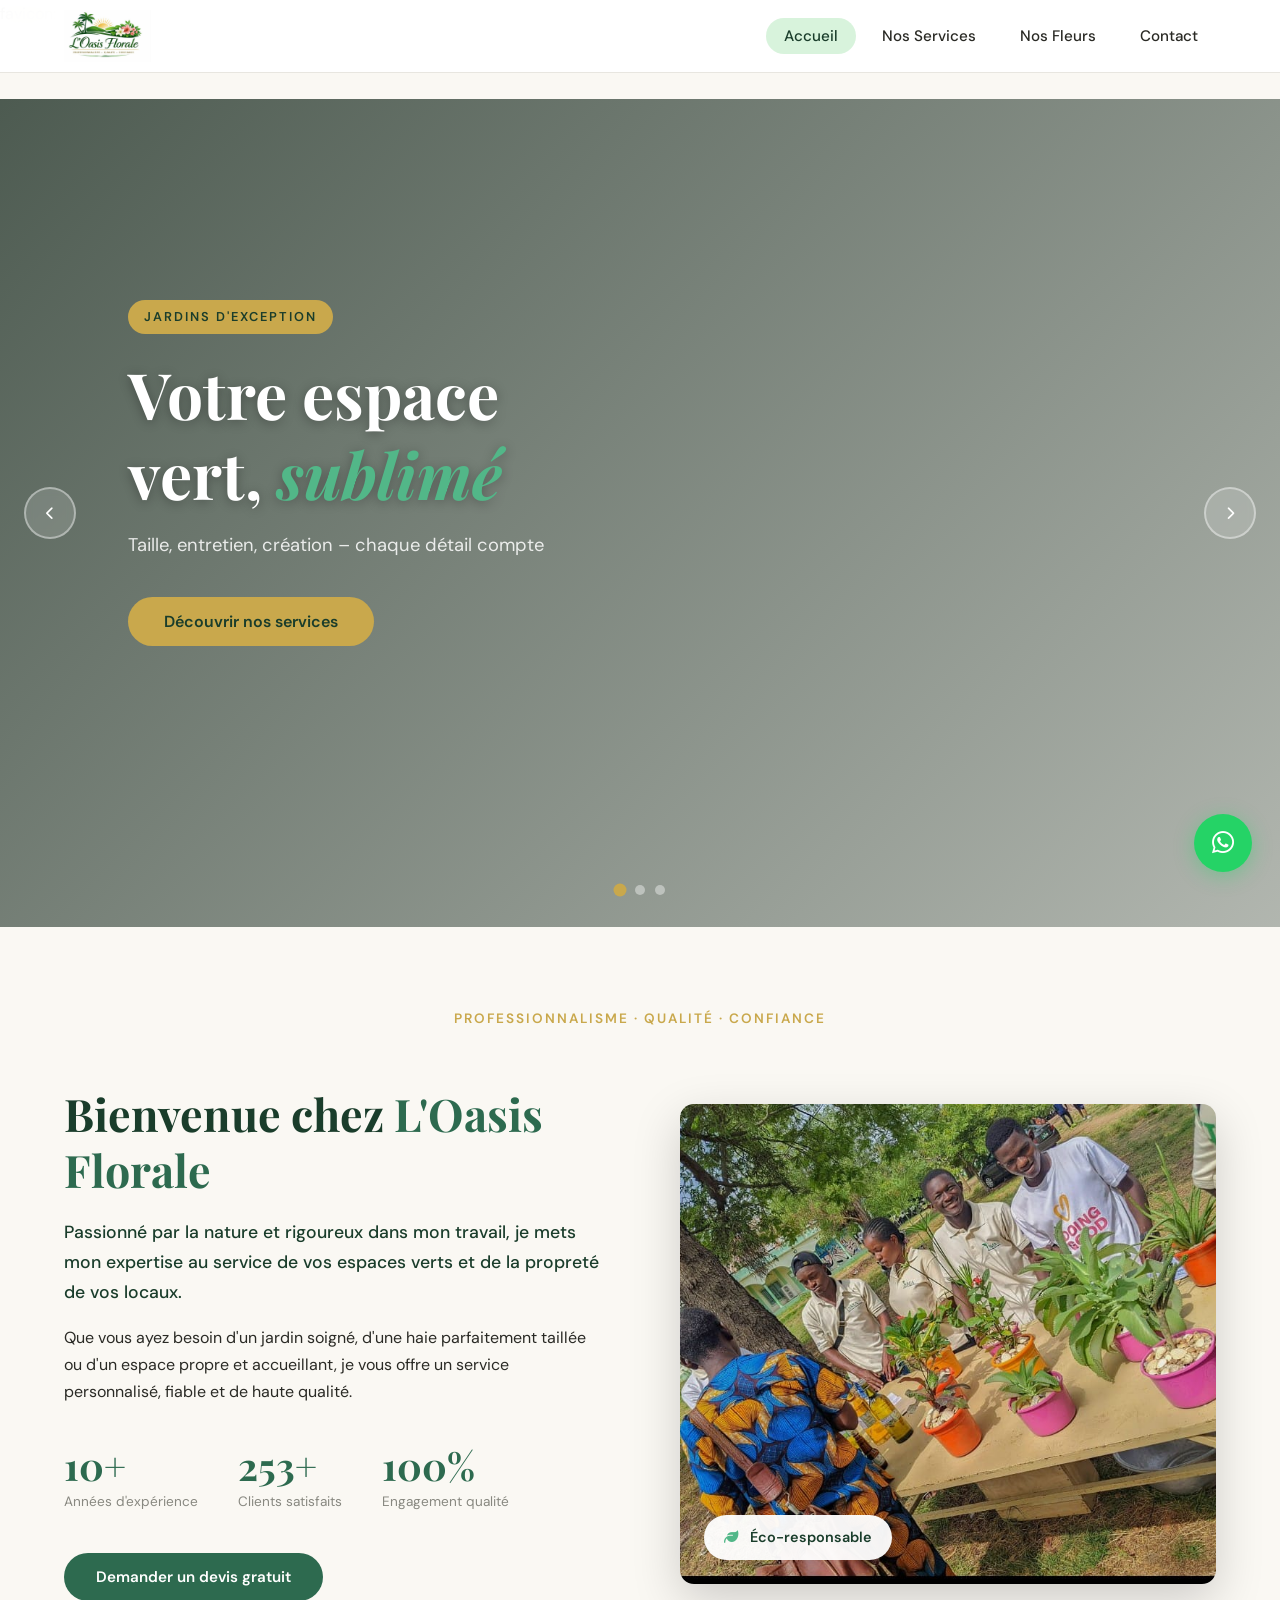
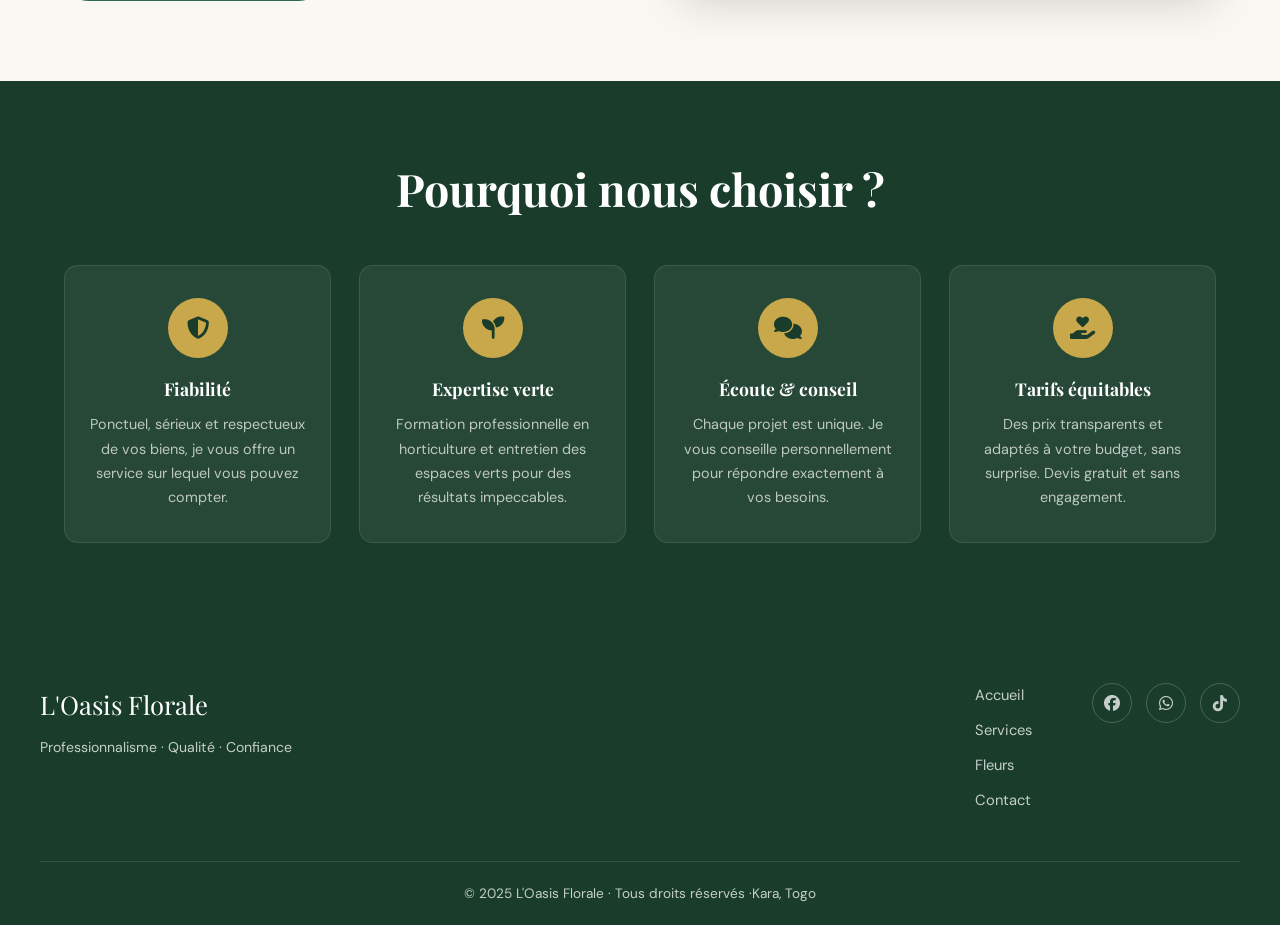
<file: index.html>
<!DOCTYPE html>
<html lang="fr">
<head>
  <meta charset="UTF-8" />
  <meta name="viewport" content="width=device-width, initial-scale=1.0"/>
  <title>L'Oasis Florale – Jardinier & Technicien de Surface</title>
  <link rel="stylesheet" href="style.css" />
  <!-- Google Fonts: Playfair Display + DM Sans -->
  <link href="https://fonts.googleapis.com/css2?family=Playfair+Display:ital,wght@0,400;0,700;1,400&family=DM+Sans:wght@300;400;500;600&display=swap" rel="stylesheet"/>
  <!-- Font Awesome for icons -->
  <link rel="stylesheet" href="https://cdnjs.cloudflare.com/ajax/libs/font-awesome/6.5.0/css/all.min.css"/>
  favicon: <link rel="icon" href="./assets/logo.png" type="image/x-icon"/>
</head>
<body>

  <!-- ============================================================
       NAVIGATION
  ============================================================ -->
  <nav id="navbar">
    <div class="nav-inner">
      <!-- Logo -->
      <a href="#accueil" class="nav-logo" onclick="showPage('accueil')">
        <img src="assets/logo.png" alt="L'Oasis Florale" onerror="this.style.display='none'; this.nextElementSibling.style.display='block'"/>
        <span class="nav-logo-text" style="display:none;">L'Oasis Florale</span>
      </a>

      <!-- Desktop links -->
      <ul class="nav-links" id="navLinks">
        <li><a href="#accueil"  class="nav-link active" onclick="showPage('accueil')">Accueil</a></li>
        <li><a href="#services" class="nav-link"        onclick="showPage('services')">Nos Services</a></li>
        <li><a href="./nos-fleurs.html"   class="nav-link" >Nos Fleurs</a></li>
        <li><a href="#contact"  class="nav-link"        onclick="showPage('contact')">Contact</a></li>
      </ul>

      <!-- Hamburger -->
      <button class="hamburger" id="hamburger" aria-label="Menu" onclick="toggleMenu()">
        <span></span><span></span><span></span>
      </button>
    </div>
  </nav>

  <!-- ============================================================
       PAGE : ACCUEIL
  ============================================================ -->
  <section id="accueil" class="page active">

    <!-- HERO SLIDER -->
    <div class="slider" id="slider">
      <div class="slide active" style="background-image:url('https://images.unsplash.com/photo-1585320806297-9794b3e4eeae?w=1600&q=80')">
        <div class="slide-overlay"></div>
        <div class="slide-content">
          <span class="slide-tag">Jardins d'exception</span>
          <h1>Votre espace vert, <em>sublimé</em></h1>
          <p>Taille, entretien, création – chaque détail compte</p>
          <button class="btn-hero" onclick="showPage('services')">Découvrir nos services</button>
        </div>
      </div>
      <div class="slide" style="background-image:url('./assets/hero_num2.jpg')">
        <div class="slide-overlay"></div>
        <div class="slide-content">
          <span class="slide-tag">Fleurs & plantes</span>
          <h1>La nature au <em>cœur</em> de votre maison</h1>
          <p>Sélection de plantes succulentes, tropicales et rares</p>
          <button class="btn-hero" onclick="showPage('fleurs')">Voir la boutique</button>
        </div>
      </div>
      <div class="slide" style="background-image:url('./assets/images_accauil3.jpeg')">
        <div class="slide-overlay"></div>
        <div class="slide-content">
          <span class="slide-tag">Propreté & rigueur</span>
          <h1>Des espaces <em>impeccables</em>, toujours</h1>
          <p>Technicien de surface certifié à votre service</p>
          <button class="btn-hero" onclick="showPage('contact')">Prendre contact</button>
        </div>
      </div>

      <!-- Slider controls -->
      <button class="slider-btn prev" onclick="moveSlide(-1)"><i class="fa fa-chevron-left"></i></button>
      <button class="slider-btn next" onclick="moveSlide(1)"><i class="fa fa-chevron-right"></i></button>
      <div class="slider-dots" id="sliderDots"></div>
    </div>

    <!-- INTRO -->
    <div class="section-wrapper intro-section">
      <div class="intro-badge">Professionnalisme · Qualité · Confiance</div>
      <div class="intro-grid">
        <div class="intro-text">
          <h2>Bienvenue chez <span class="green">L'Oasis Florale</span></h2>
          <p class="lead">Passionné par la nature et rigoureux dans mon travail, je mets mon expertise au service de vos espaces verts et de la propreté de vos locaux.</p>
          <p>Que vous ayez besoin d'un jardin soigné, d'une haie parfaitement taillée ou d'un espace propre et accueillant, je vous offre un service personnalisé, fiable et de haute qualité.</p>
          <div class="intro-stats">
            <div class="stat"><span class="stat-num">10+</span><span class="stat-label">Années d'expérience</span></div>
            <div class="stat"><span class="stat-num">253+</span><span class="stat-label">Clients satisfaits</span></div>
            <div class="stat"><span class="stat-num">100%</span><span class="stat-label">Engagement qualité</span></div>
          </div>
          <button class="btn-primary" onclick="showPage('contact')">Demander un devis gratuit</button>
        </div>
        <div class="intro-image">
          <img src="./assets/ventre gros.jpeg" alt="Jardinier professionnel" loading="lazy"/>
          <div class="intro-image-badge"><i class="fa fa-leaf"></i> Éco-responsable</div>
        </div>
      </div>
    </div>

    <!-- WHY US -->
    <div class="why-section">
      <div class="section-wrapper">
        <h2 class="section-title center">Pourquoi nous choisir ?</h2>
        <div class="why-grid">
          <div class="why-card">
            <div class="why-icon"><i class="fa fa-shield-halved"></i></div>
            <h3>Fiabilité</h3>
            <p>Ponctuel, sérieux et respectueux de vos biens, je vous offre un service sur lequel vous pouvez compter.</p>
          </div>
          <div class="why-card">
            <div class="why-icon"><i class="fa fa-seedling"></i></div>
            <h3>Expertise verte</h3>
            <p>Formation professionnelle en horticulture et entretien des espaces verts pour des résultats impeccables.</p>
          </div>
          <div class="why-card">
            <div class="why-icon"><i class="fa fa-comments"></i></div>
            <h3>Écoute & conseil</h3>
            <p>Chaque projet est unique. Je vous conseille personnellement pour répondre exactement à vos besoins.</p>
          </div>
          <div class="why-card">
            <div class="why-icon"><i class="fa fa-hand-holding-heart"></i></div>
            <h3>Tarifs équitables</h3>
            <p>Des prix transparents et adaptés à votre budget, sans surprise. Devis gratuit et sans engagement.</p>
          </div>
        </div>
      </div>
    </div>

  </section>

  <!-- ============================================================
       PAGE : NOS SERVICES
  ============================================================ -->
  <section id="services" class="page">

    <div class="page-hero" style="background-image:url('./assets/Nos-service.jpg')">
      <div class="page-hero-overlay"></div>
      <div class="page-hero-content">
        <h1>Nos <em>Services</em></h1>
        <p>Des prestations complètes pour des espaces impeccables</p>
      </div>
    </div>

    <div class="section-wrapper">
      <p class="section-subtitle center">Nous intervenons chez les particuliers et les professionnels pour l'ensemble de vos besoins en jardinage et entretien.</p>

      <!-- Service cards -->
      <div class="services-grid">

        <div class="service-card">
          <div class="service-img">
            <img src="./assets/Tonte de pelouse.jpg" alt="Tonte pelouse" loading="lazy"/>
          </div>
          <div class="service-body">
            <div class="service-icon"><i class="fa fa-scissors"></i></div>
            <h3>Tonte de pelouse</h3>
            <p>Tonte régulière avec finition soignée des bordures pour une pelouse toujours nette et uniforme. Ramassage des déchets inclus.</p>
            <ul class="service-list">
              <li><i class="fa fa-check"></i> Tonte hebdomadaire ou mensuelle</li>
              <li><i class="fa fa-check"></i> Bordures et finitions précises</li>
              <li><i class="fa fa-check"></i> Ramassage de l'herbe coupée</li>
            </ul>
          </div>
        </div>

        <div class="service-card">
          <div class="service-img">
            <img src="./assets/Scarification & aération.jpg" alt="Scarification" loading="lazy"/>
          </div>
          <div class="service-body">
            <div class="service-icon"><i class="fa fa-trowel"></i></div>
            <h3>Scarification & aération</h3>
            <p>Revitalisez votre pelouse en profondeur. La scarification élimine le feutre et permet à votre gazon de mieux respirer et se nourrir.</p>
            <ul class="service-list">
              <li><i class="fa fa-check"></i> Élimination du feutre racinaire</li>
              <li><i class="fa fa-check"></i> Aération du sol</li>
              <li><i class="fa fa-check"></i> Fertilisation post-traitement (option)</li>
            </ul>
          </div>
        </div>

        <div class="service-card">
          <div class="service-img">
            <img src="./assets/taille de haie.jpeg" alt="Taille haies" loading="lazy"/>
          </div>
          <div class="service-body">
            <div class="service-icon"><i class="fa fa-leaf"></i></div>
            <h3>Taille de haies & arbustes</h3>
            <p>Donnez une forme parfaite à vos haies et arbustes. Taille droite ou façonnée, nous intervenons sur tous types de végétaux.</p>
            <ul class="service-list">
              <li><i class="fa fa-check"></i> Taille de formation et d'entretien</li>
              <li><i class="fa fa-check"></i> Haies basses et hautes</li>
              <li><i class="fa fa-check"></i> Évacuation des déchets verts</li>
            </ul>
          </div>
        </div>

        <div class="service-card">
          <div class="service-img">
            <img src="./assets/nos_fleurs.jpg" alt="Espaces verts" loading="lazy"/>
          </div>
          <div class="service-body">
            <div class="service-icon"><i class="fa fa-tree"></i></div>
            <h3>Entretien espaces verts</h3>
            <p>Désherbage, binage, arrosage, plantation – un entretien global pour maintenir votre jardin en parfait état toute l'année.</p>
            <ul class="service-list">
              <li><i class="fa fa-check"></i> Désherbage manuel ou traité</li>
              <li><i class="fa fa-check"></i> Plantation et rempotage</li>
              <li><i class="fa fa-check"></i> Suivi saisonnier personnalisé</li>
            </ul>
          </div>
        </div>

        <div class="service-card">
          <div class="service-img">
            <img src="./assets/gros ventre 2.jpeg" alt="Nettoyage" loading="lazy"/>
          </div>
          <div class="service-body">
            <div class="service-icon"><i class="fa fa-broom"></i></div>
            <h3>Nettoyage & propreté</h3>
            <p>Technicien de surface qualifié pour l'entretien de vos locaux professionnels ou espaces communs. Propreté irréprochable garantie.</p>
            <ul class="service-list">
              <li><i class="fa fa-check"></i> Nettoyage bureaux & locaux</li>
              <li><i class="fa fa-check"></i> Espaces communs & parkings</li>
              <li><i class="fa fa-check"></i> Produits professionnels écologiques</li>
            </ul>
          </div>
        </div>

        <div class="service-card cta-card">
          <div class="service-body cta-body">
            <i class="fa fa-phone-volume cta-icon"></i>
            <h3>Besoin d'un devis ?</h3>
            <p>Contactez-nous pour une estimation gratuite et personnalisée. Intervention rapide garantie.</p>
            <button class="btn-primary" onclick="showPage('contact')">Demander un devis</button>
            <a href="tel:+22870481918" class="btn-outline"><i class="fa fa-phone"></i> Appeler maintenant</a>
          </div>
        </div>

      </div>
    </div>
  </section>


  <!-- ============================================================
       PAGE : CONTACT
  ============================================================ -->
  <section id="contact" class="page">

    <div class="page-hero" style="background-image:url('./assets/contactt.webp')">
      <div class="page-hero-overlay"></div>
      <div class="page-hero-content">
        <h1>Nous <em>Contacter</em></h1>
        <p>Un projet ? Une question ? Nous répondons rapidement</p>
      </div>
    </div>

    <div class="section-wrapper">
      <h2 class="section-title center">Notre Localisation</h2>
      <div style="text-align: center; margin-bottom: 36px; color: var(--gray-500);">
        <p>Retrouvez-nous à Kara — Interventions dans tout le Grand Kara et ses environs</p>
      </div>
    </div>

    <iframe class="local-serg" src="https://www.google.com/maps/embed?pb=!1m18!1m12!1m3!1d3299.122857616072!2d1.1732002741387357!3d9
    .56440199051984!2m3!1f0!2f0!3f0!3m2!1i1024!2i768!4f13.1!3m3!1m2!1s0x102b8b00256e84d5%3A0x3d0249fa5b3299be!2sL%E2
    %80%99oasis%20Florale!5e1!3m2!1sfr!2stg!4v1777378120740!5m2!1sfr!2stg" width="600" height="450" style="border:0;"
     allowfullscreen="" loading="lazy" referrerpolicy="no-referrer-when-downgrade"></iframe>

    <div class="section-wrapper">
      <div class="contact-grid">


        <!-- Contact info -->
        <div class="contact-info">
          <h2>Coordonnées</h2>

          <div class="info-card">
            <div class="info-icon"><i class="fa fa-map-marker-alt"></i></div>
            <div>
              <h4>Adresse</h4>
              <p>Kara,Togo<br/>Interventions dans tout TOGO</p>
            </div>
          </div>

          <div class="info-card">
            <div class="info-icon"><i class="fa fa-phone"></i></div>
            <div>
              <h4>Téléphone</h4>
              <a href="tel:+22870481918">+228 70 48 19 18</a>
            </div>
          </div>

          <div class="info-card">
            <div class="info-icon"><i class="fab fa-whatsapp"></i></div>
            <div>
              <h4>WhatsApp</h4>
              <a href="https://wa.me/22870481918" target="_blank">Envoyer un message</a>
            </div>
          </div>

          <div class="info-card">
            <div class="info-icon"><i class="fa fa-envelope"></i></div>
            <div>
              <h4>Email</h4>
              <a href="mailto:contact@loasisflorale.tg">edjeouserge@gmail.com</a>
            </div>
          </div>

          <div class="info-card">
            <div class="info-icon"><i class="fa fa-clock"></i></div>
            <div>
              <h4>Horaires</h4>
              <p>Lun – Sam : 07h00 – 18h00<br/>Dimanche : Sur rendez-vous</p>
            </div>
          </div>

          <!-- WhatsApp direct button -->
          <a href="https://wa.me/22870481918?text=Bonjour%2C%20j%27ai%20besoin%20d%27un%20renseignement." target="_blank" class="btn-whatsapp-big">
            <i class="fab fa-whatsapp"></i> Discuter sur WhatsApp
          </a>
        </div>

      </div>
    </div>
  </section>

  <!-- ============================================================
       FOOTER
  ============================================================ -->
  <footer>
    <div class="footer-inner">
      <div class="footer-brand">
        <span class="footer-logo">L'Oasis Florale</span>
        <p>Professionnalisme · Qualité · Confiance</p>
      </div>
      <div class="footer-links">
        <a href="#accueil"  onclick="showPage('accueil')">Accueil</a>
        <a href="#services" onclick="showPage('services')">Services</a>
        <a href="./nos-fleurs.html">Fleurs</a>
        <a href="#contact"  onclick="showPage('contact')">Contact</a>
      </div>
      <div class="footer-social">
        <a href="https://www.facebook.com/share/17WE6q4hWK/" target="_blank aria-label="Facebook"><i class="fab fa-facebook"></i></a>
        <a href="https://wa.me/22870481918" aria-label="WhatsApp" target="_blank"><i class="fab fa-whatsapp"></i></a>
        <a href="https://vm.tiktok.com/ZS9N51fNjWPJt-PiAbH/" target="_blank aria-label="TikTok"><i class="fab fa-tiktok"></i></a>
      </div>
    </div>
    <div class="footer-bottom">
      <p>© 2025 L'Oasis Florale · Tous droits réservés ·Kara, Togo</p>
    </div>
  </footer>

  <!-- Floating WhatsApp button -->
  <a href="https://wa.me/22870481918?text=Bonjour%2C%20je%20souhaite%20obtenir%20un%20renseignement." target="_blank" class="float-whatsapp" aria-label="WhatsApp">
    <i class="fab fa-whatsapp"></i>
  </a>

  <script src="script.js"></script>
</body>
</html>
</file>
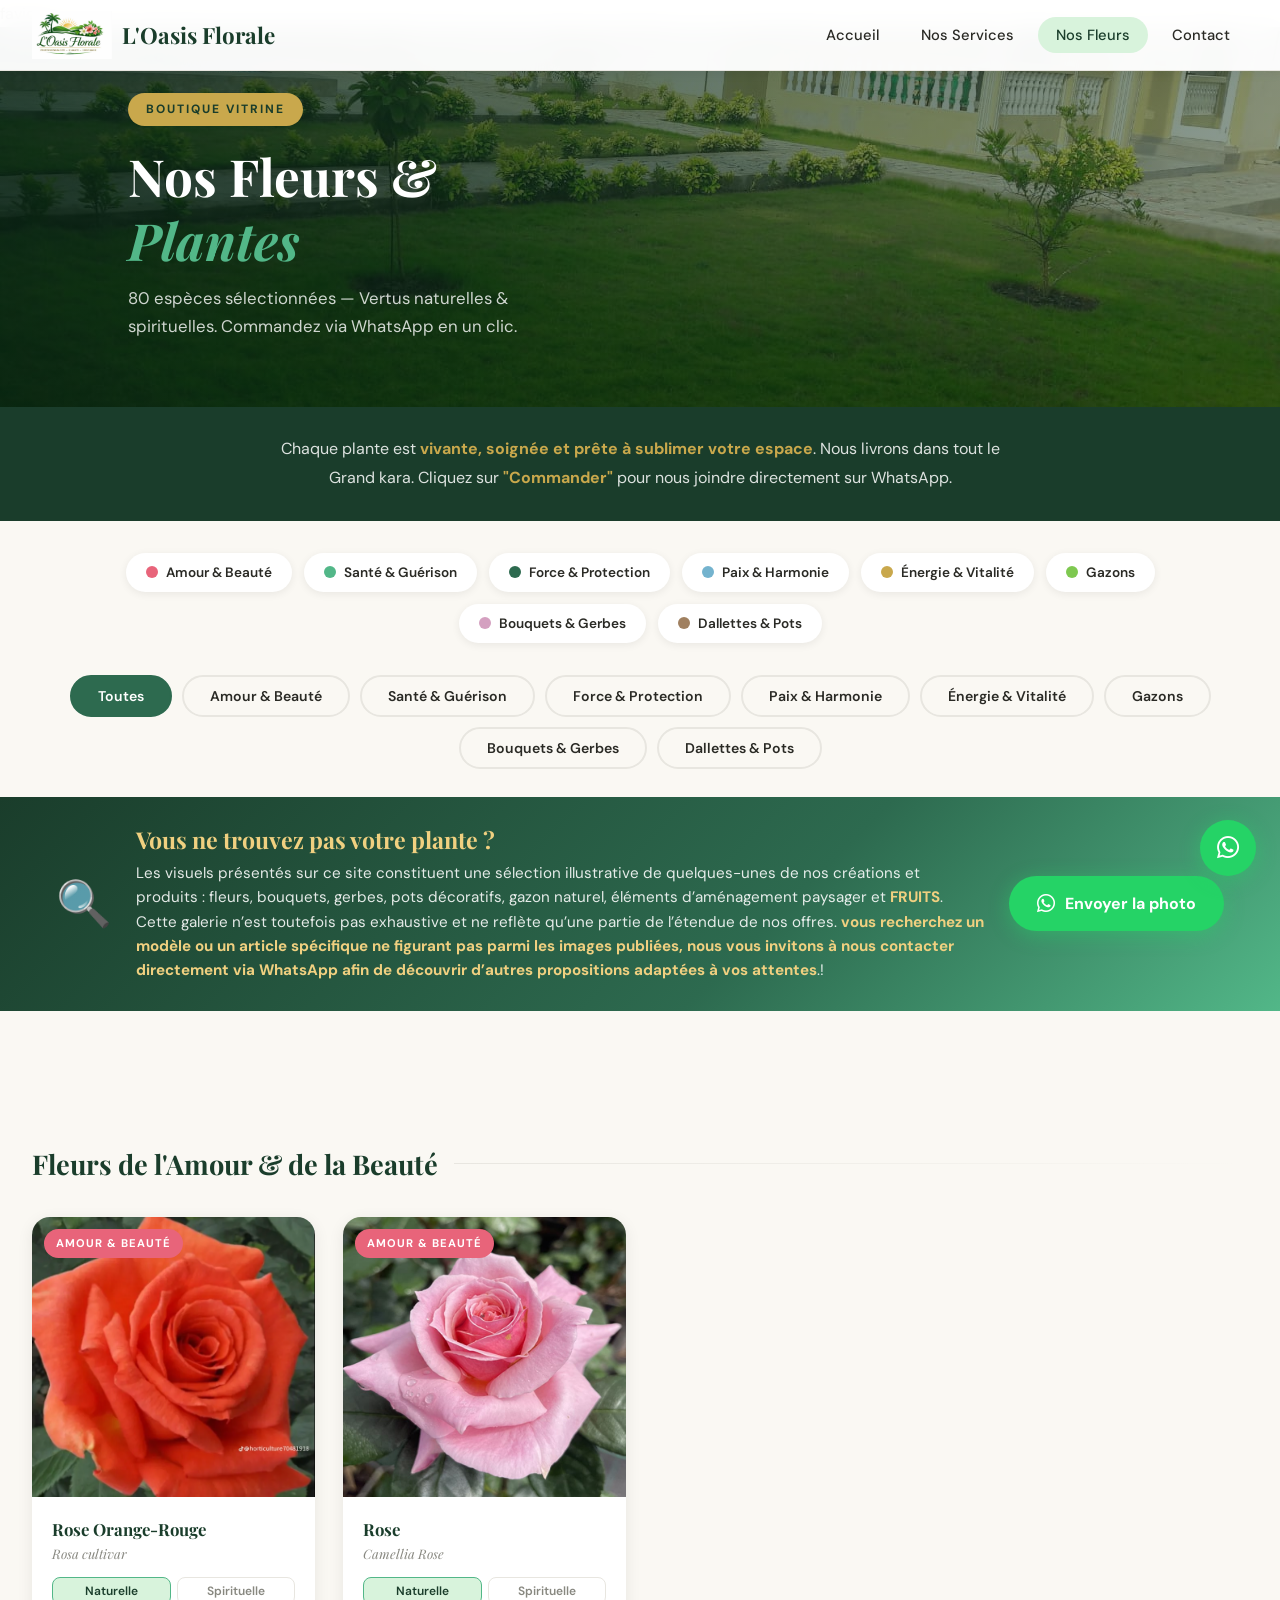
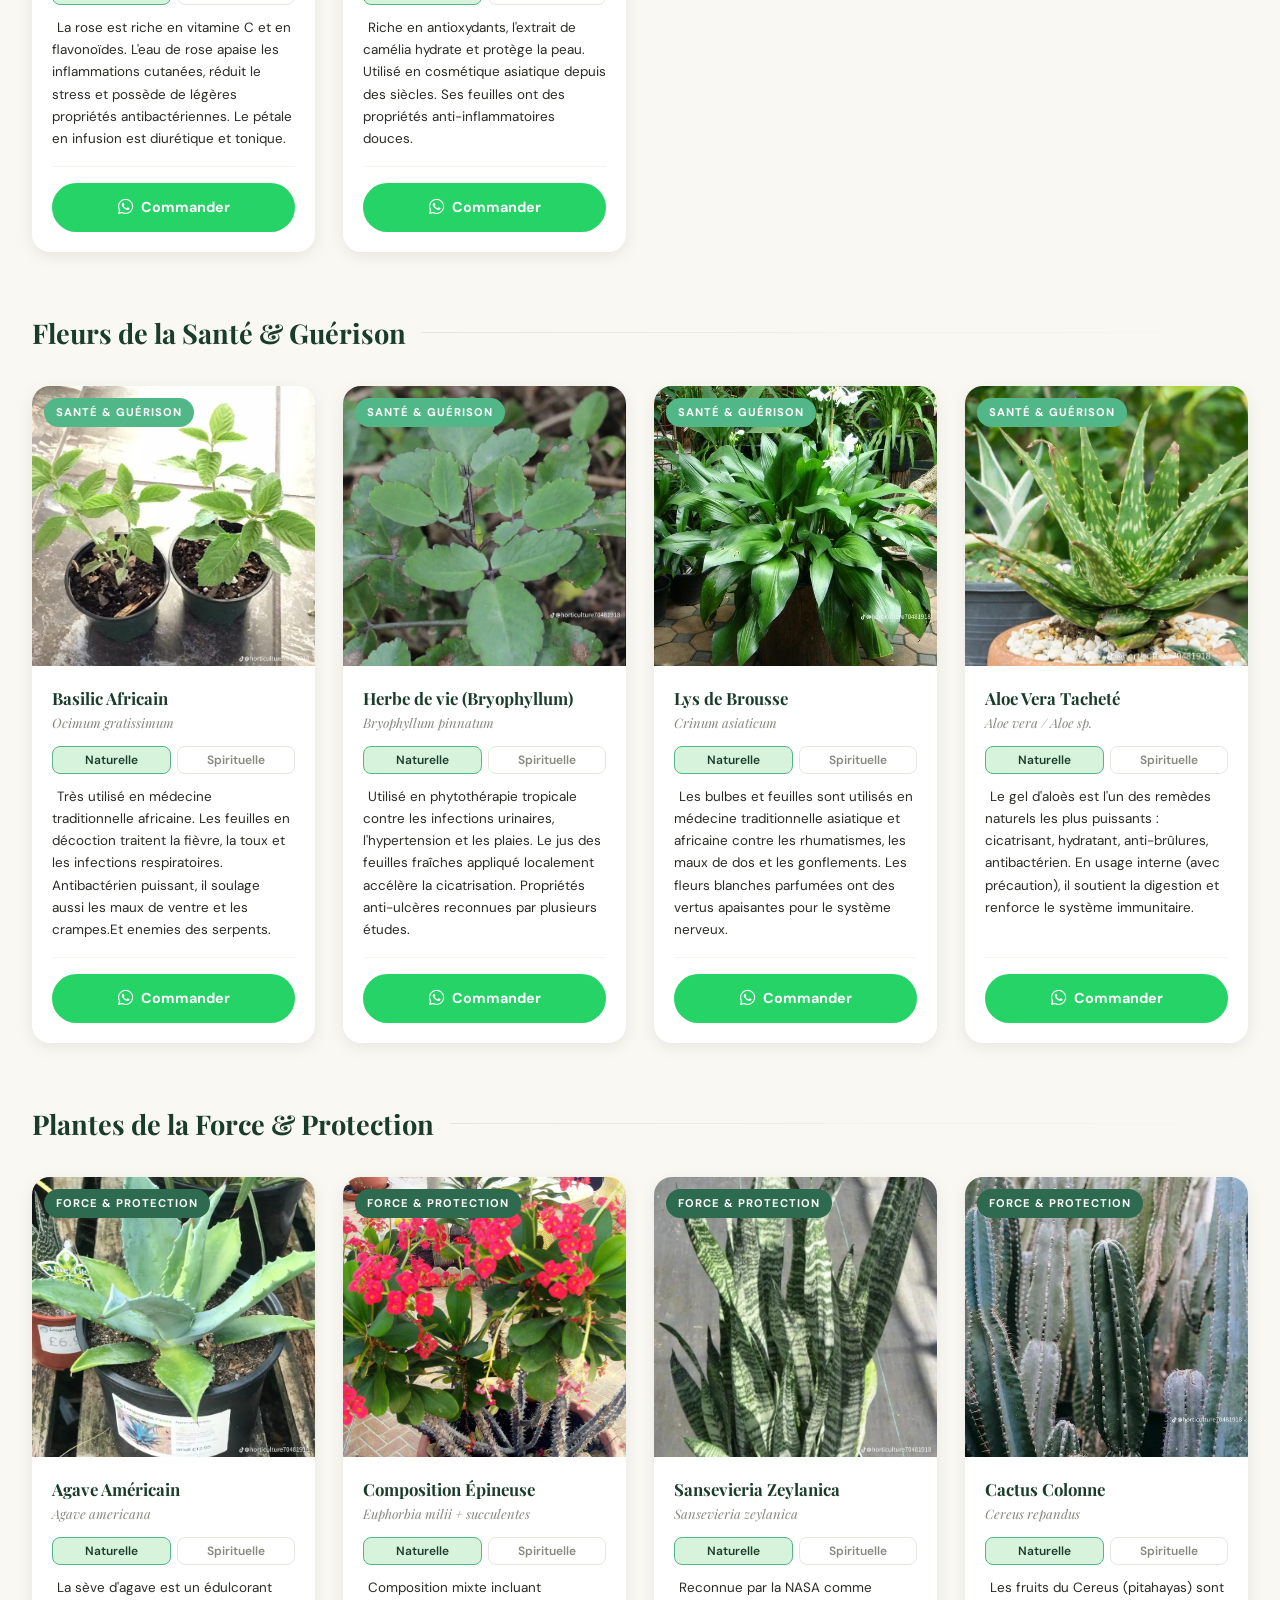
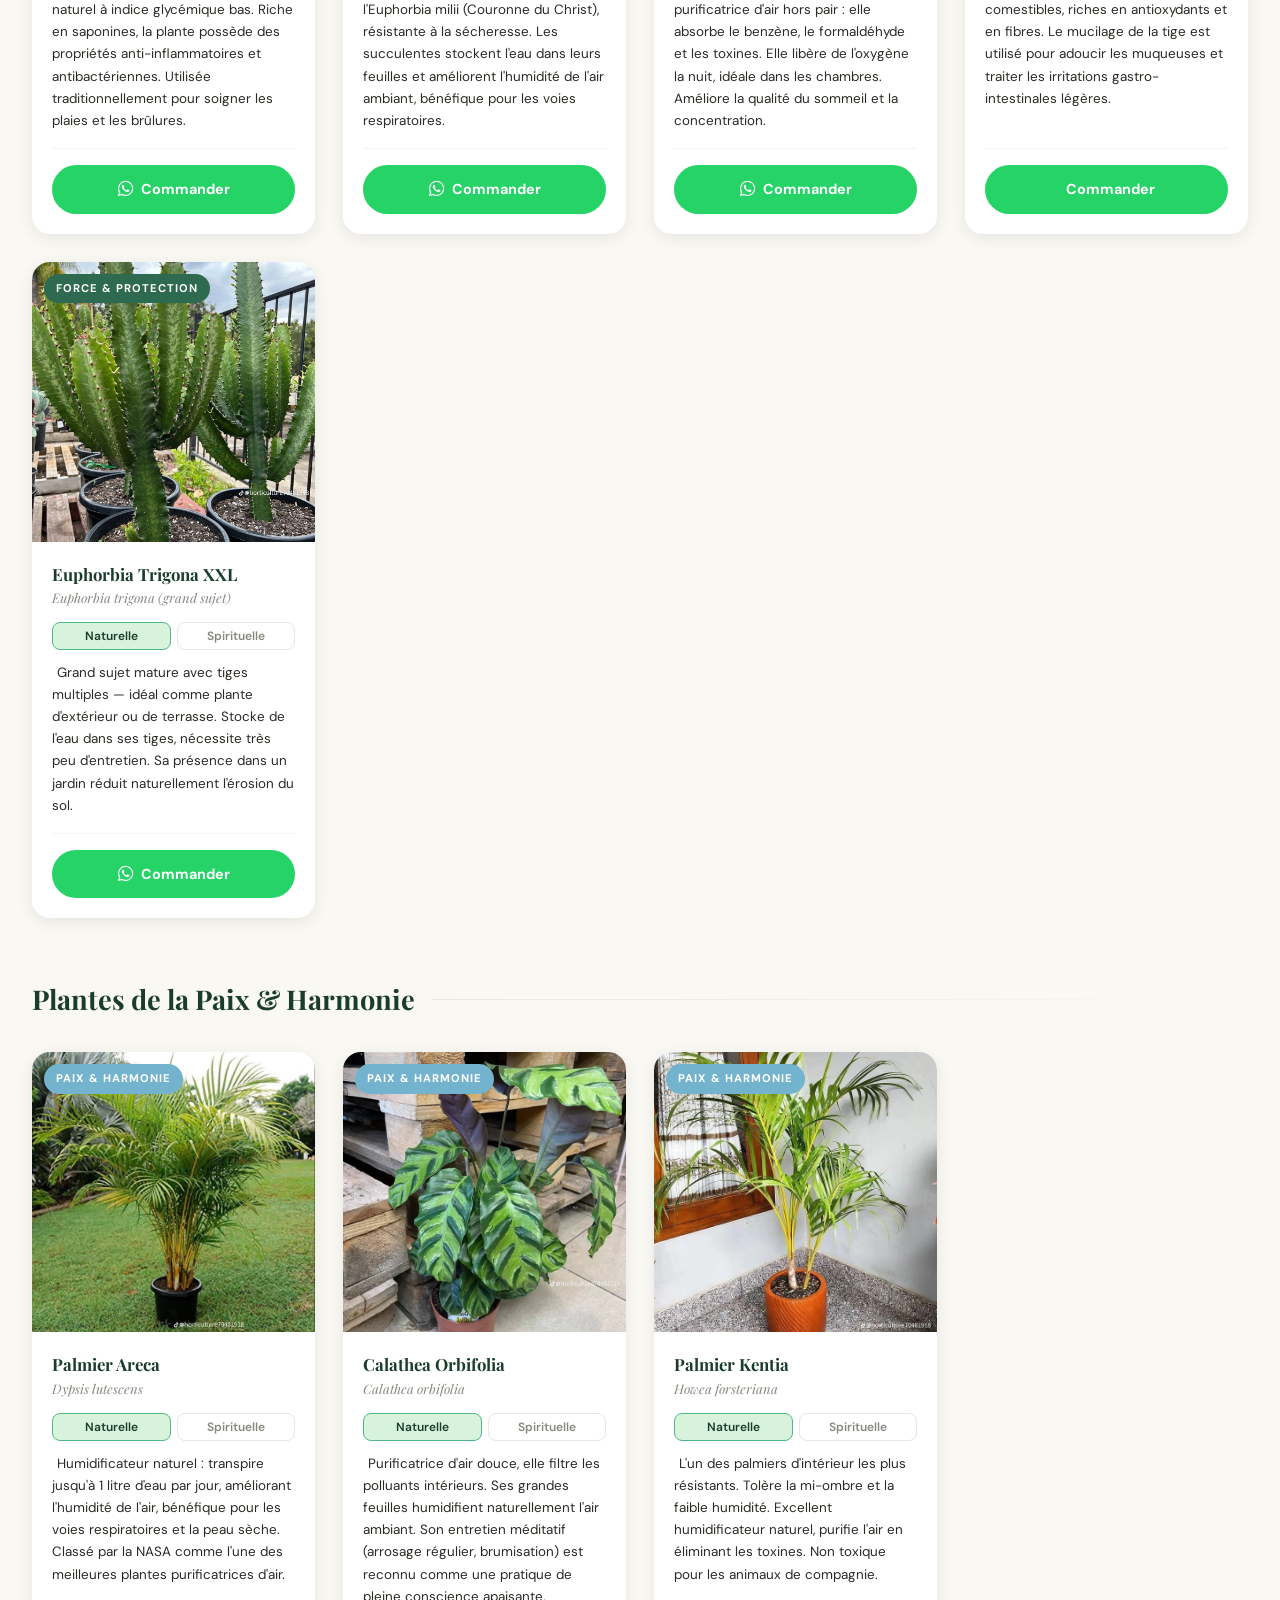
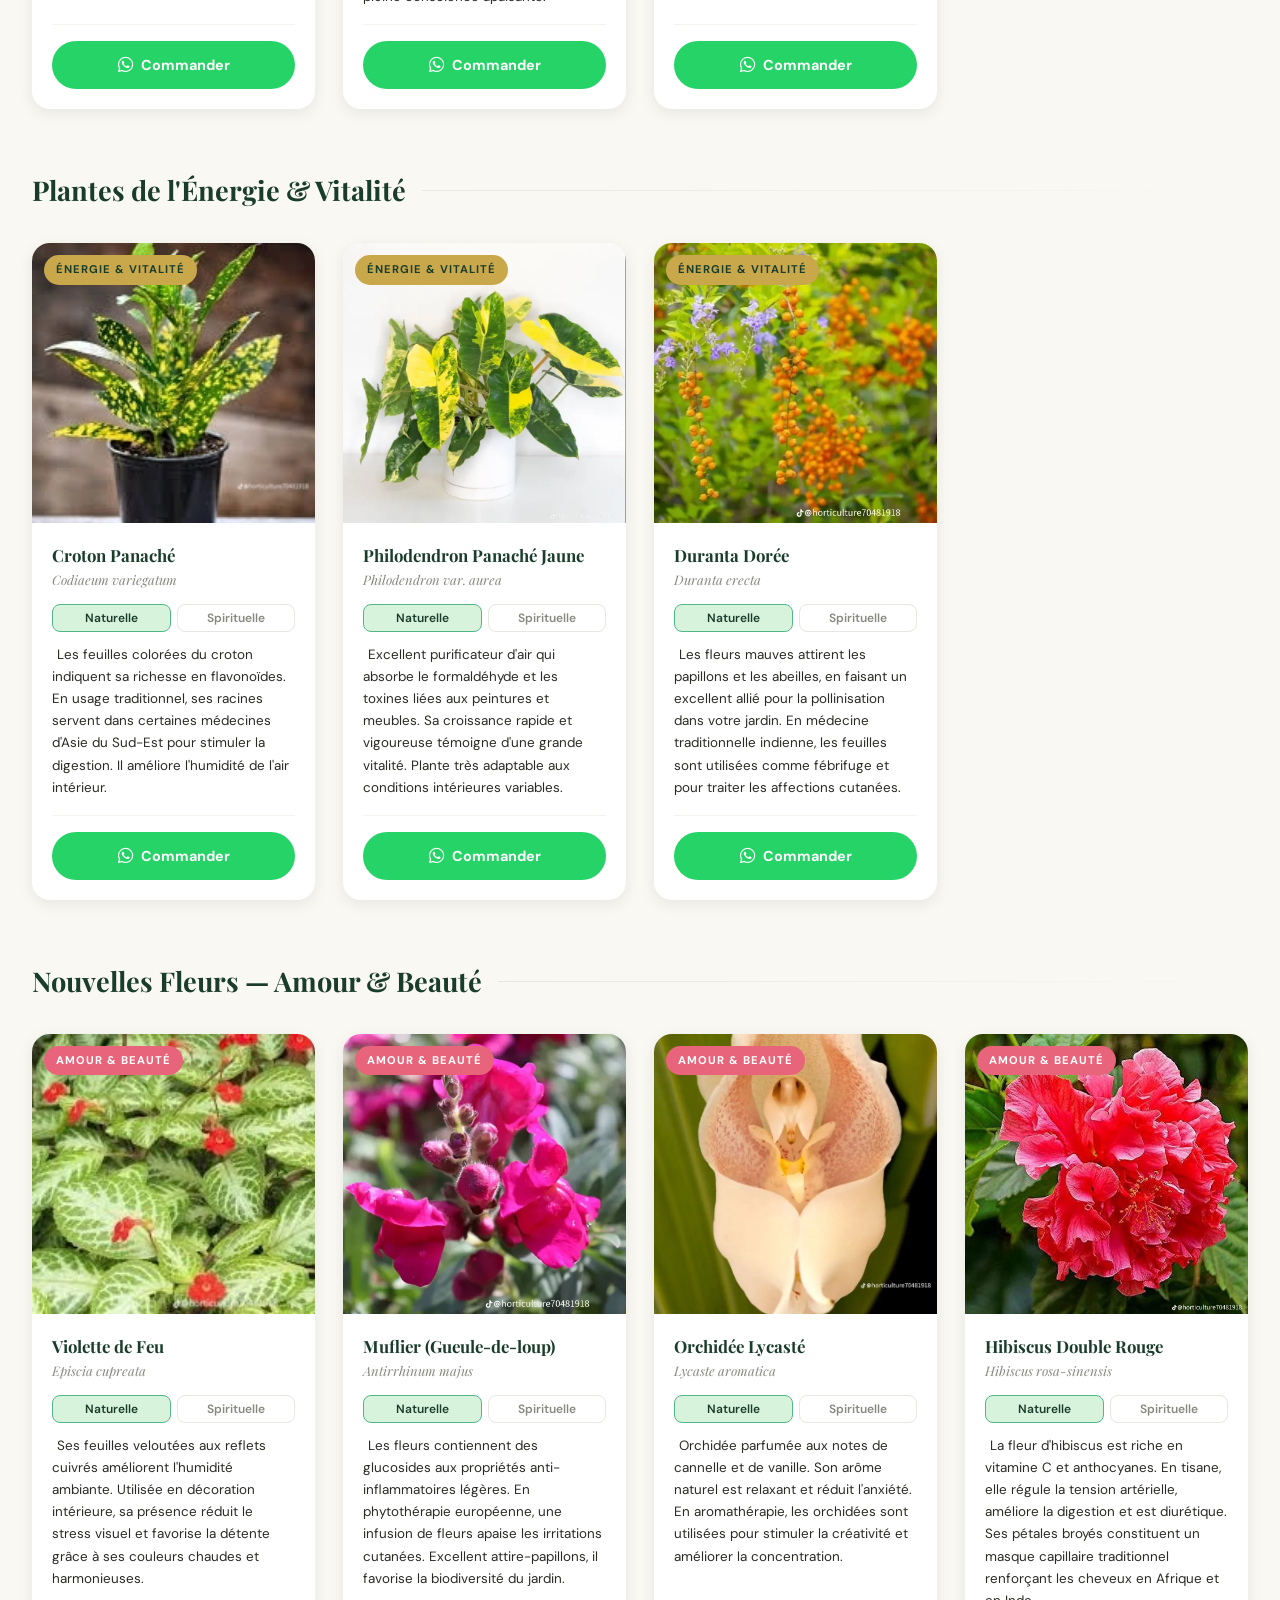
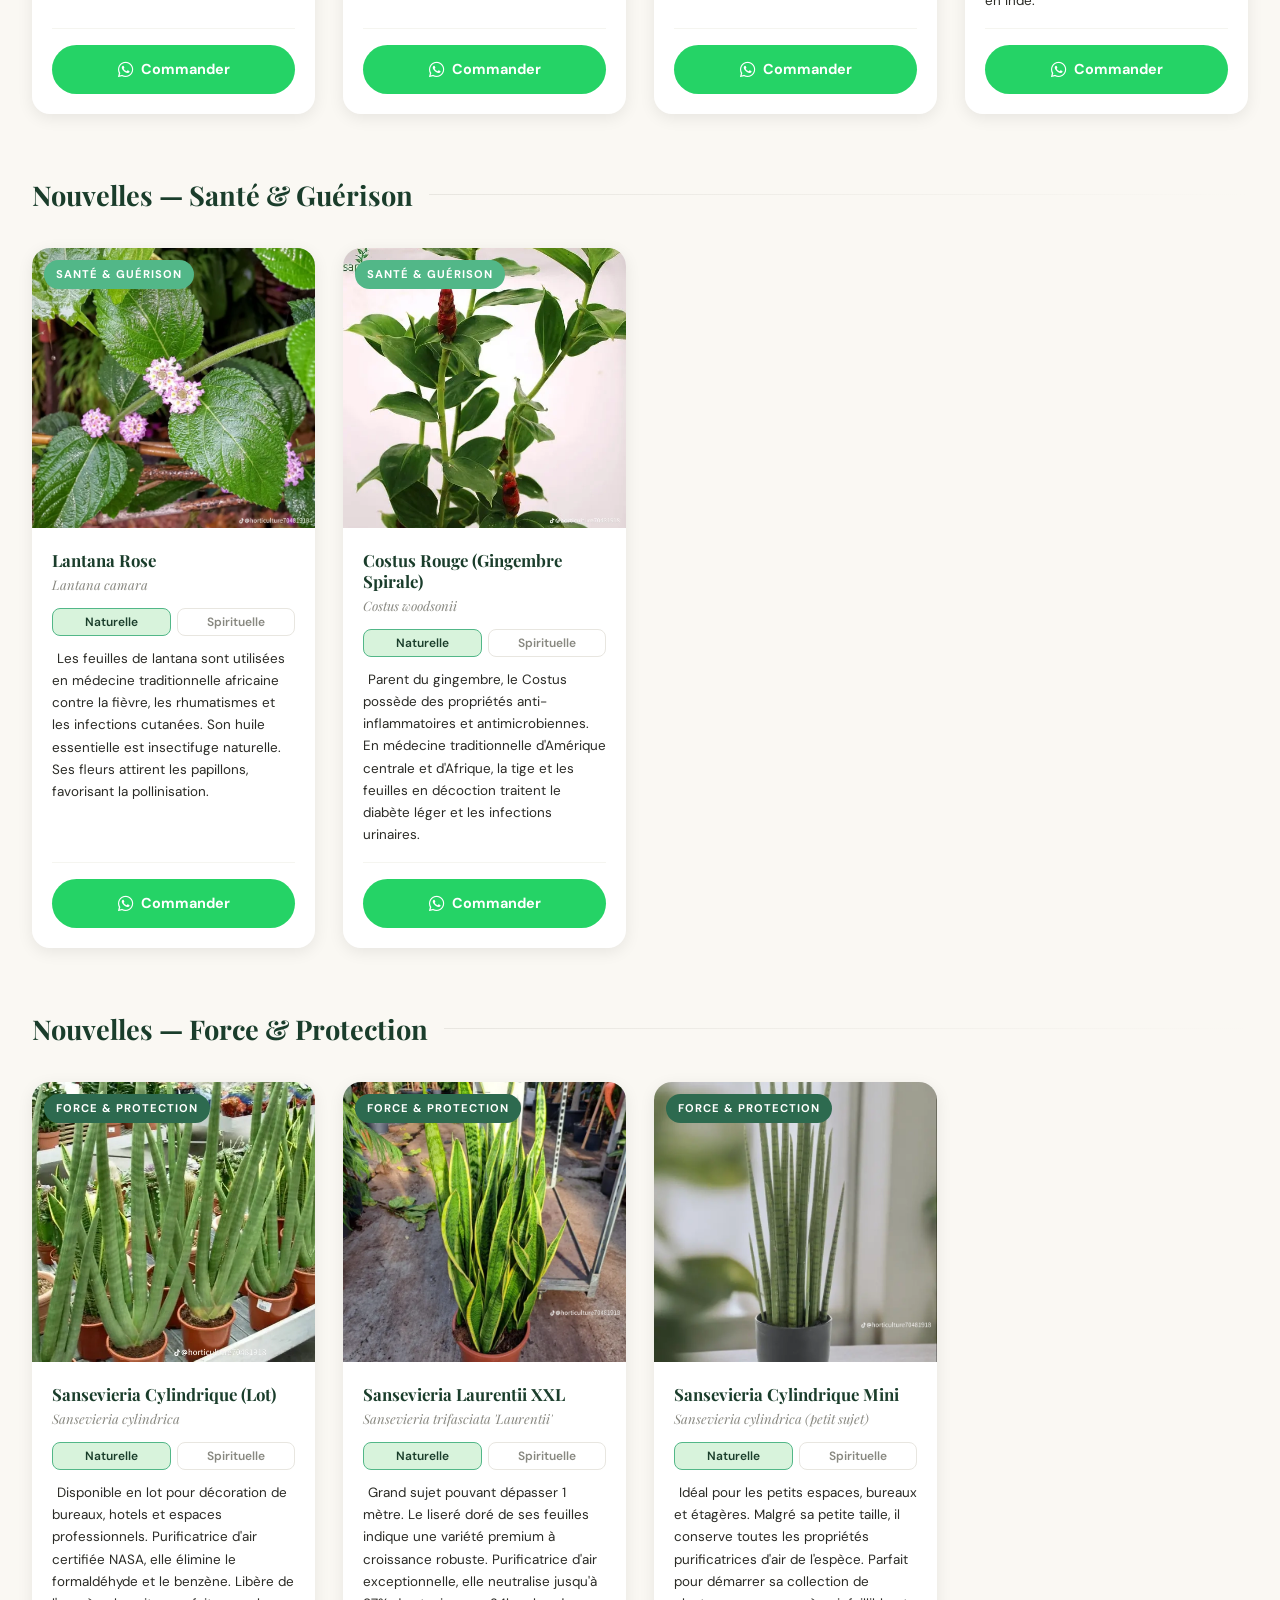
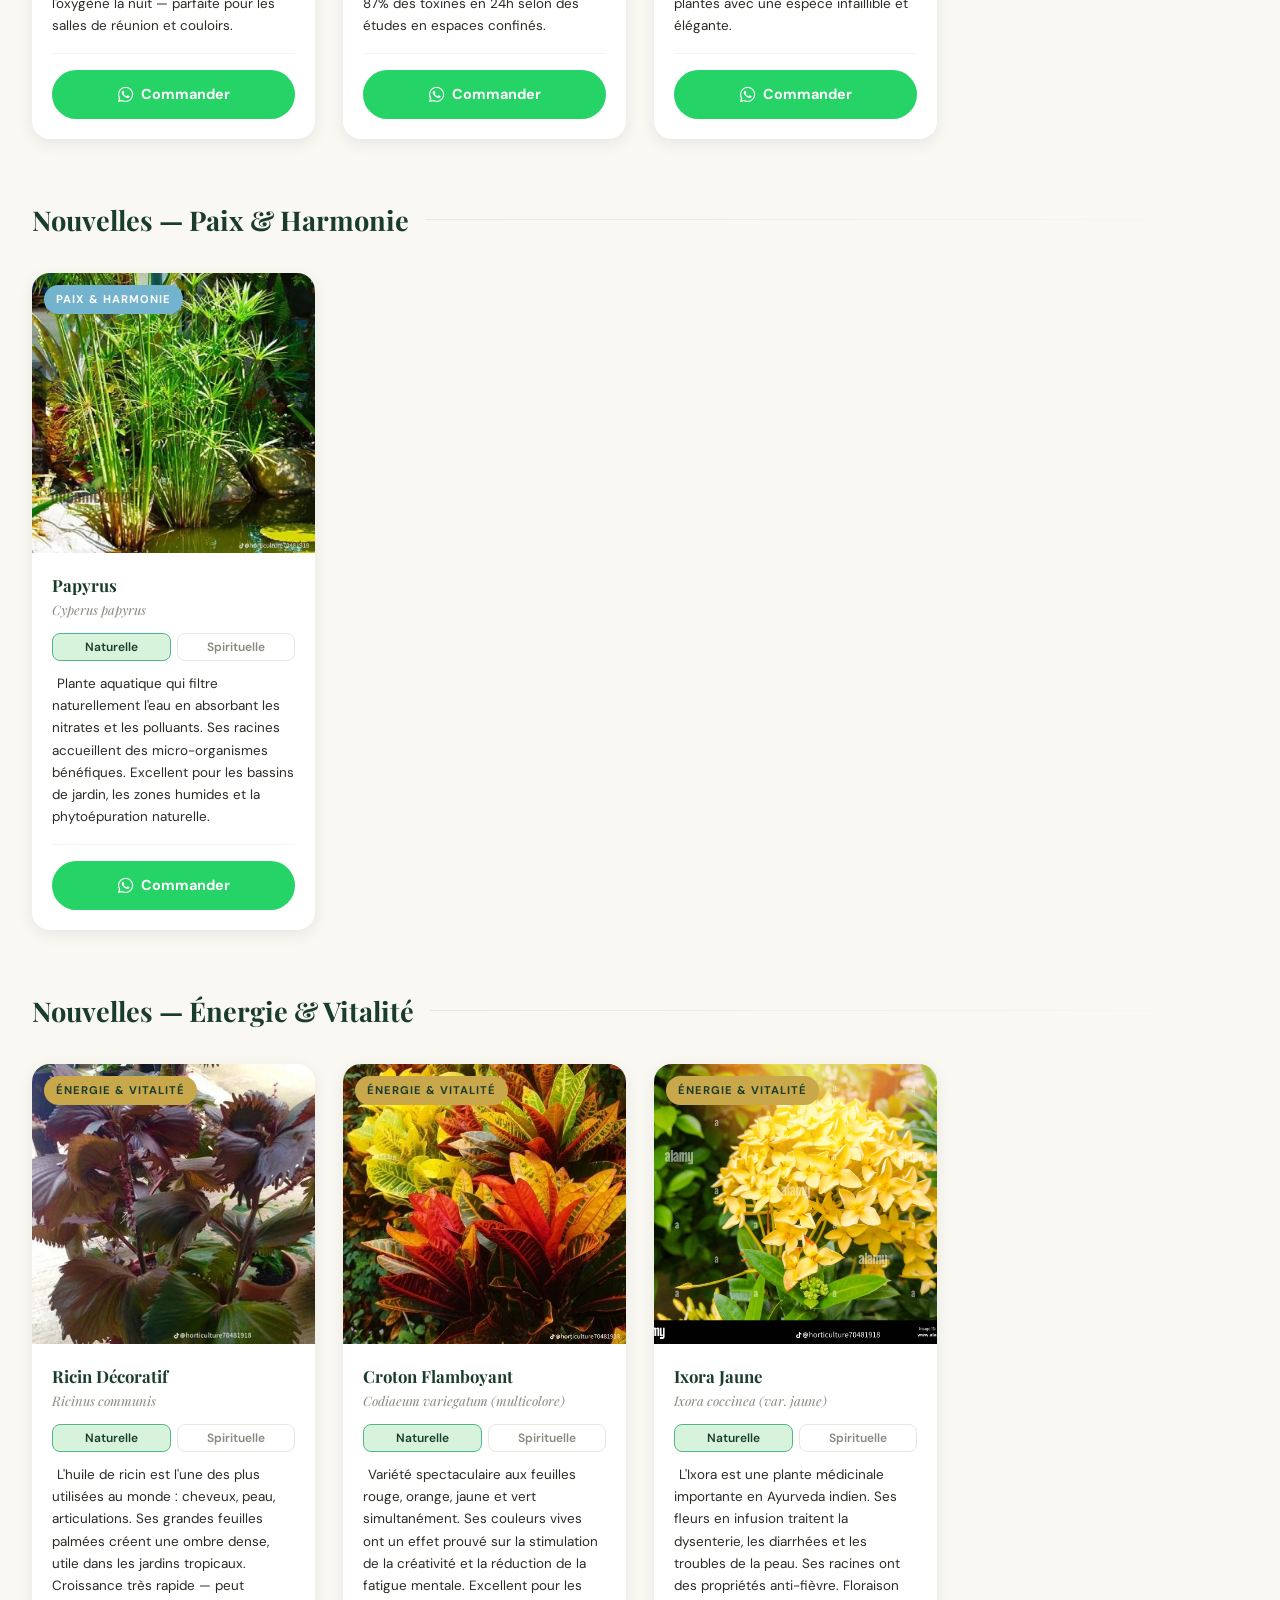
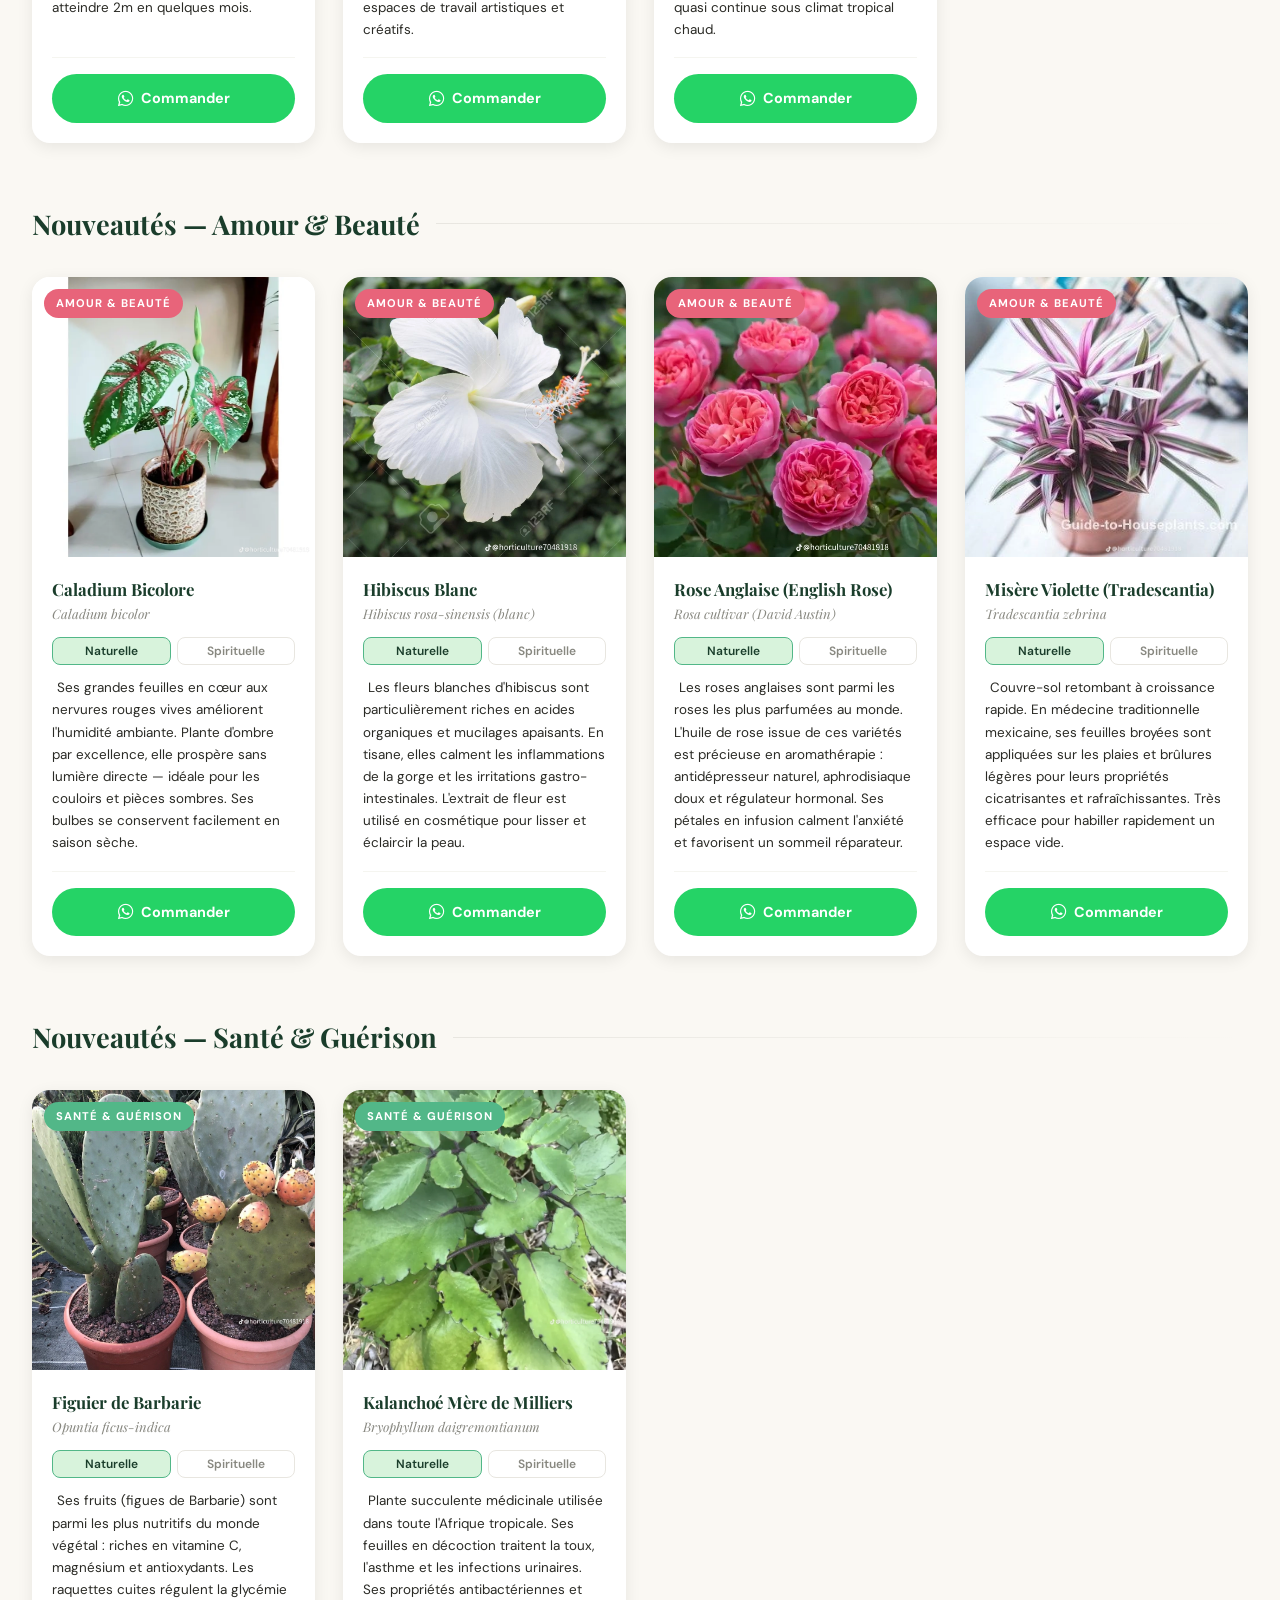
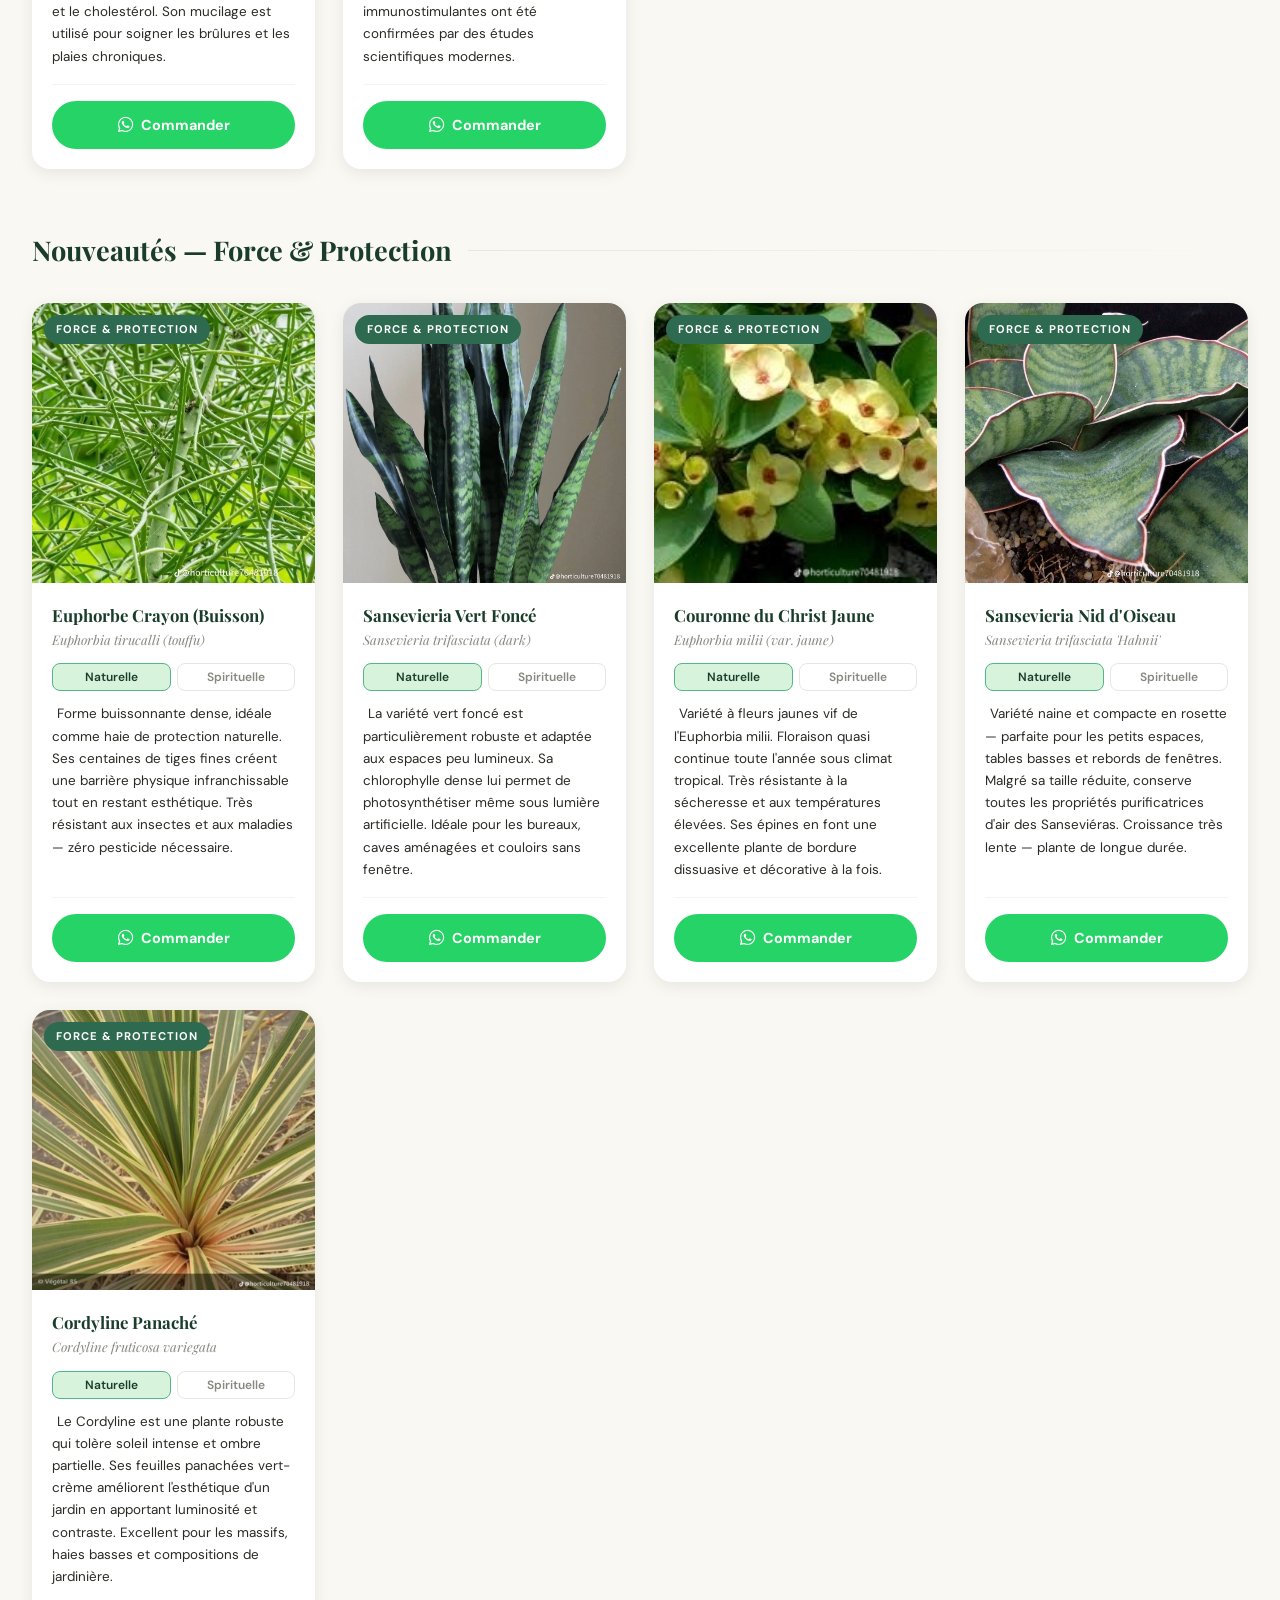
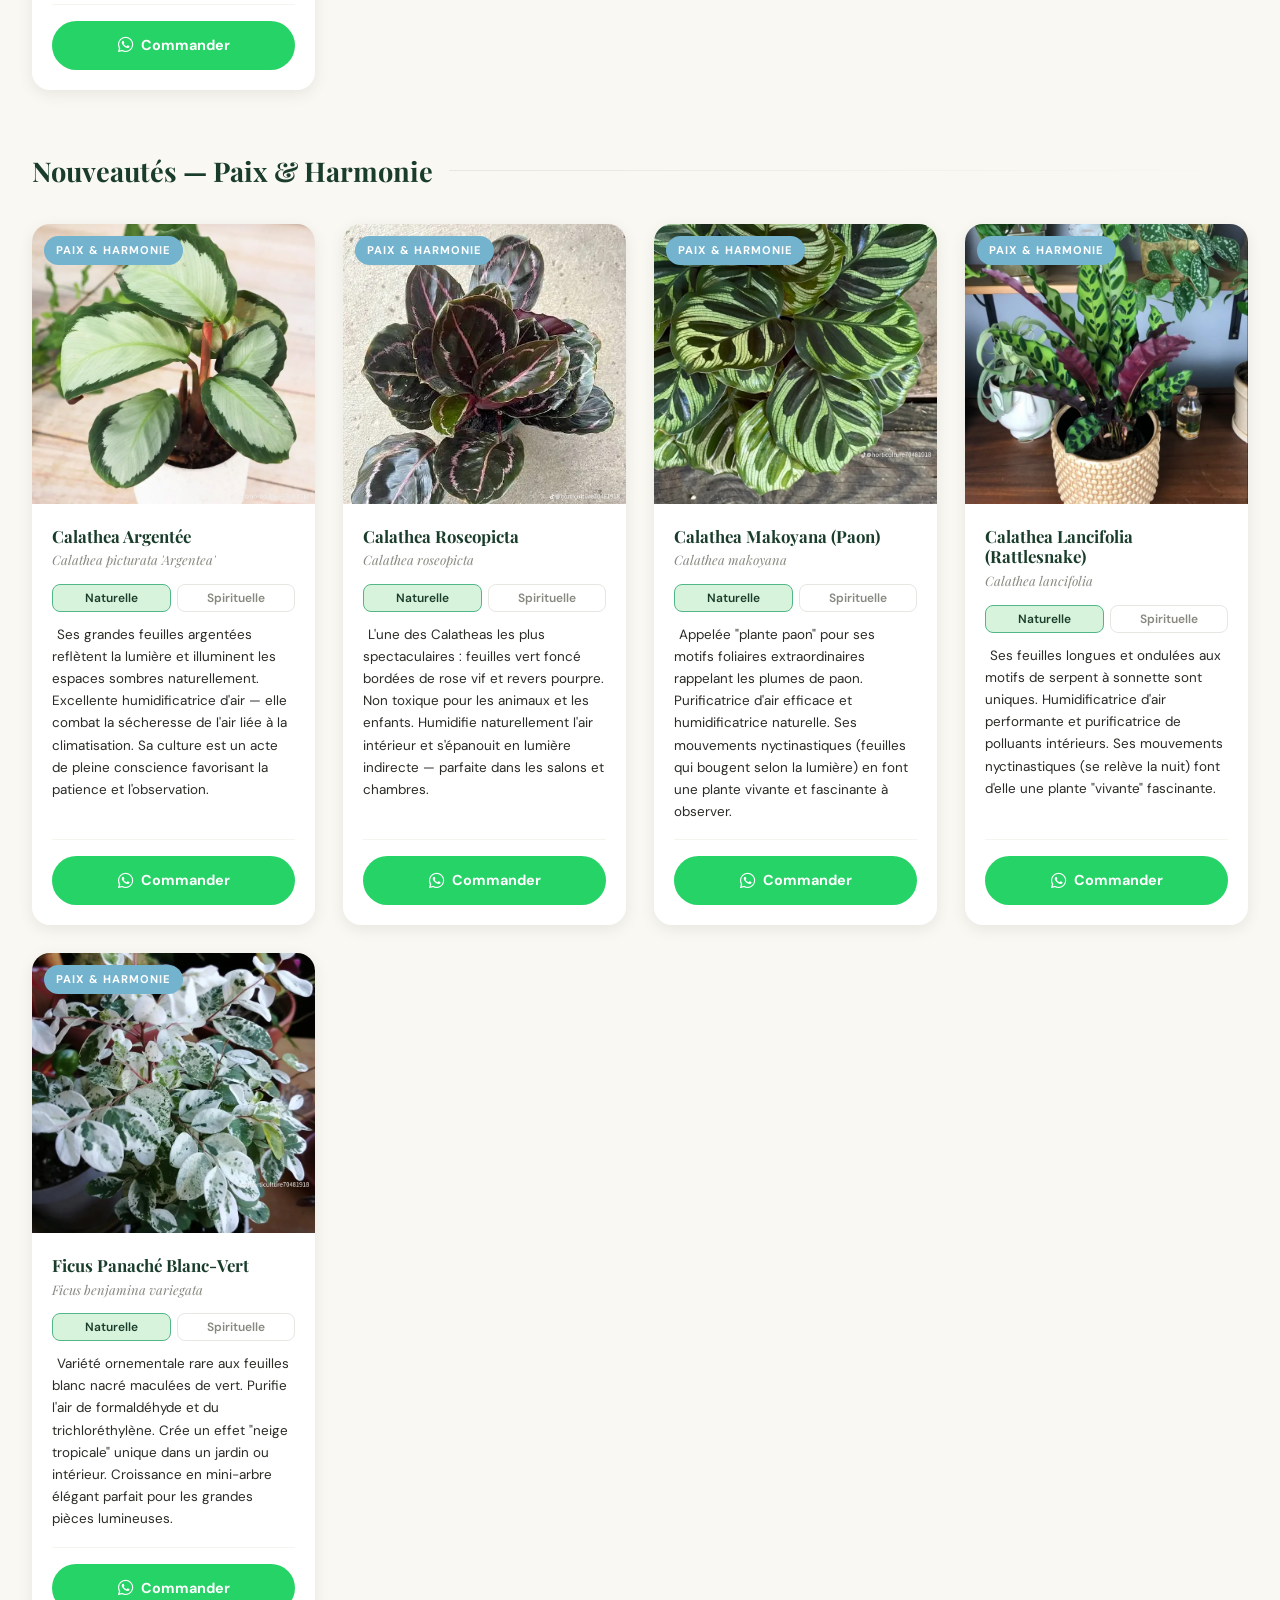
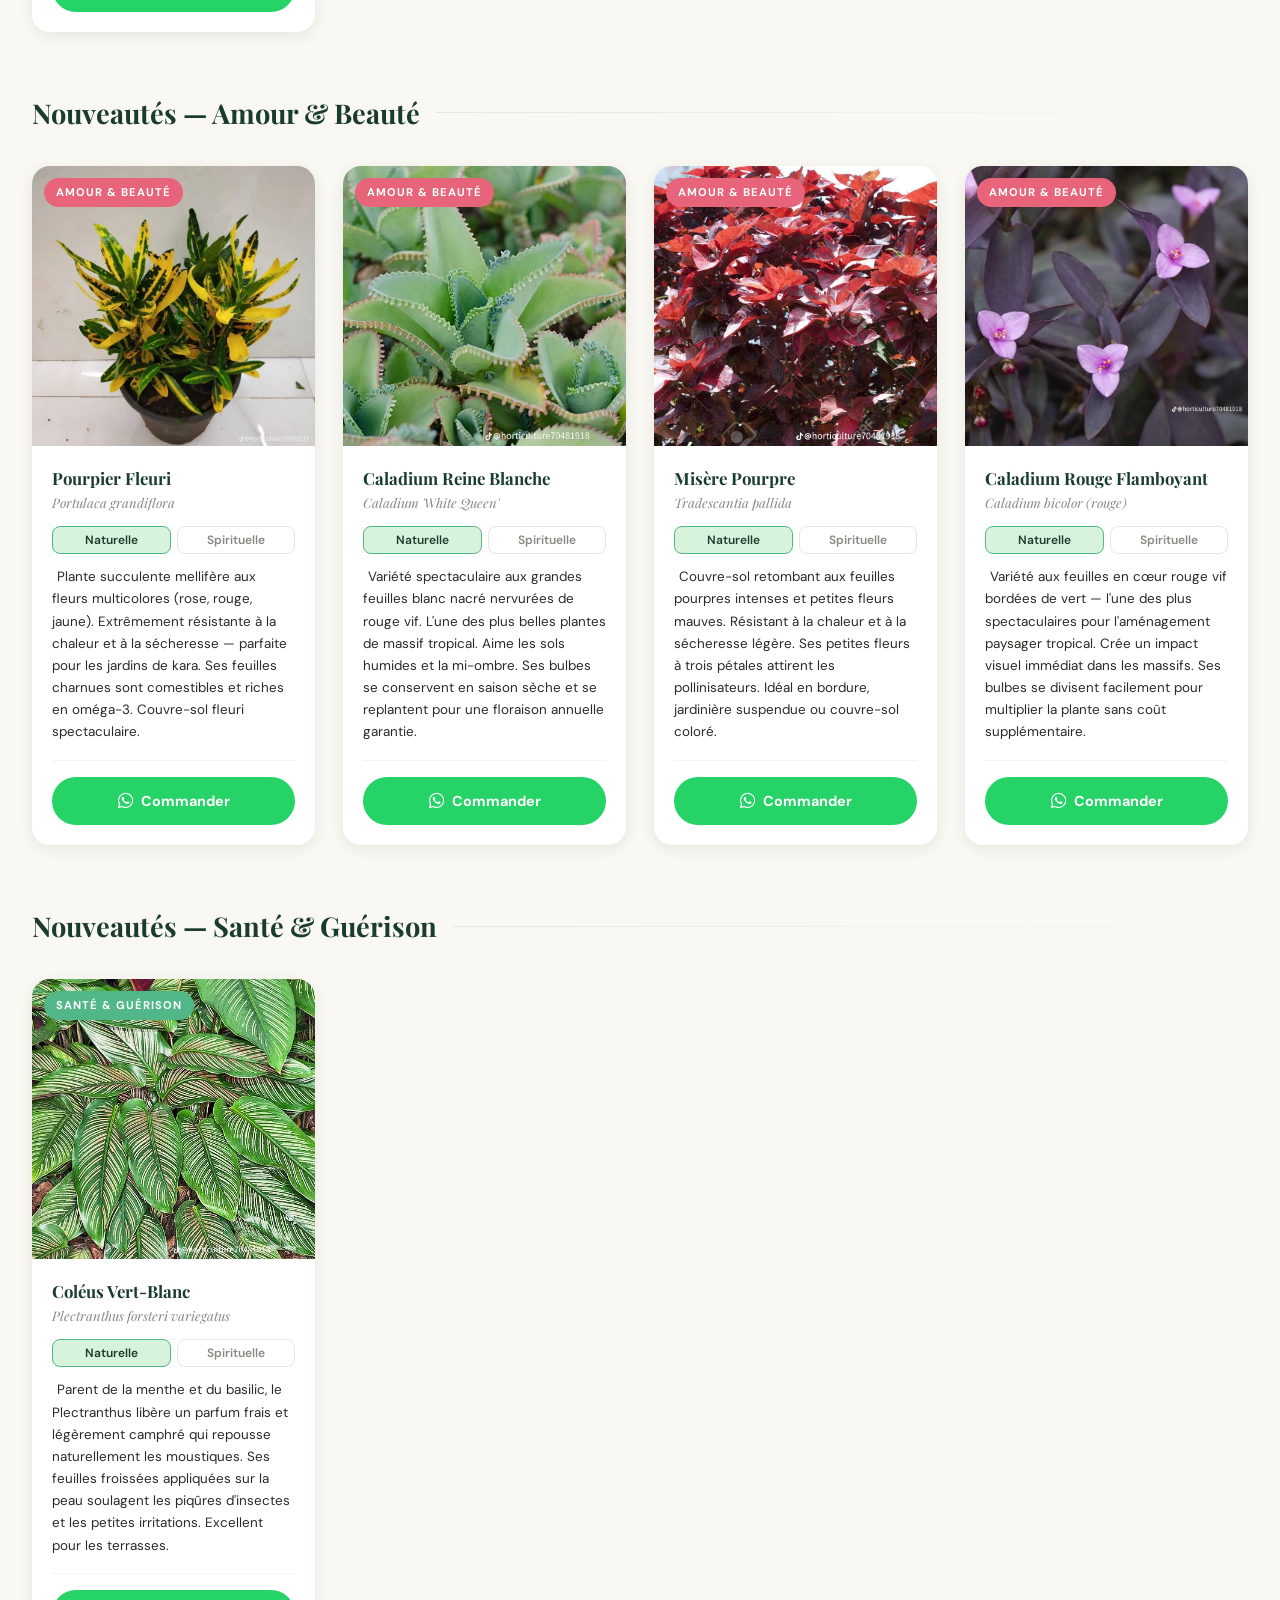
<file: nos-fleurs.html>
<!DOCTYPE html>
<html lang="fr">
<head>
  <meta charset="UTF-8"/>
  <meta name="viewport" content="width=device-width, initial-scale=1.0"/>
  <title>Nos Fleurs & Plantes — L'Oasis Florale</title>
  <link href="https://fonts.googleapis.com/css2?family=Playfair+Display:ital,wght@0,400;0,700;1,400&family=DM+Sans:wght@300;400;500;600&display=swap" rel="stylesheet"/>
  <link rel="stylesheet" href="https://cdnjs.cloudflare.com/ajax/libs/font-awesome/6.5.0/css/all.min.css"/>
  <link rel="stylesheet" href="./style.css">
  <link rel="stylesheet" href="./nos_style.css">
    favicon: <link rel="icon" href="./assets/logo.png" type="image/x-icon"/>

</head>
<body>

<!-- ══ NAVBAR ══ -->
  <nav id="navbar">
  <div class="nav-inner">
    <a href="index.html" class="nav-logo">
      <img src="assets/logo.png" alt="logo"
           onerror="this.style.display='none'"/>
      <span>L'Oasis Florale</span>
    </a>
    <ul id="navLinks" class="nav-links">
      <li><a href="index.html#accueil"  class="nav-link">Accueil</a></li>
      <li><a href="index.html#services" class="nav-link">Nos Services</a></li>
      <li><a href="nos-fleurs.html"     class="nav-link active">Nos Fleurs</a></li>
      <li><a href="index.html#contact"  class="nav-link">Contact</a></li>
    </ul>
     <!-- Hamburger -->
      <button class="hamburger" id="hamburger" aria-label="Menu" aria-controls="navLinks" aria-expanded="false" onclick="toggleMenu()">
        <span></span><span></span><span></span>
      </button>
  </div>
</nav>

<!-- ══ HERO ══ -->
<div class="hero">
  <div class="hero-content">
    <span class="hero-tag"> Boutique Vitrine</span>
    <h1>Nos Fleurs &amp; <em>Plantes</em></h1>
    <p>80 espèces sélectionnées — Vertus naturelles &amp; spirituelles. Commandez via WhatsApp en un clic.</p>
  </div>
</div>

<!-- ══ INTRO BAR ══ -->
<div class="intro-bar">
  <p>Chaque plante est <strong>vivante, soignée et prête à sublimer votre espace</strong>. Nous livrons dans tout le Grand kara. Cliquez sur <strong>"Commander"</strong> pour nous joindre directement sur WhatsApp.</p>
</div>

<!-- ══ LÉGENDE FAMILLES ══ -->
<div class="legend">
  <div class="legend-item"><div class="legend-dot" style="background:#e8647a"></div> Amour &amp; Beauté</div>
  <div class="legend-item"><div class="legend-dot" style="background:#52b788"></div> Santé &amp; Guérison</div>
  <div class="legend-item"><div class="legend-dot" style="background:#2d6a4f"></div> Force &amp; Protection</div>
  <div class="legend-item"><div class="legend-dot" style="background:#74b3ce"></div> Paix &amp; Harmonie</div>
  <div class="legend-item"><div class="legend-dot" style="background:#c9a84c"></div> Énergie &amp; Vitalité</div>
  <div class="legend-item"><div class="legend-dot" style="background:#7ec850"></div> Gazons</div>
  <div class="legend-item"><div class="legend-dot" style="background:#d4a0c0"></div> Bouquets &amp; Gerbes</div>
  <div class="legend-item"><div class="legend-dot" style="background:#a08060"></div> Dallettes &amp; Pots</div>
</div>

<!-- ══ FILTRES ══ -->
<div class="filter-section">
  <div class="filter-tabs">
    <button class="filter-btn active" onclick="filterCards('all',this)"> Toutes</button>
    <button class="filter-btn" onclick="filterCards('amour',this)"> Amour &amp; Beauté</button>
    <button class="filter-btn" onclick="filterCards('sante',this)"> Santé &amp; Guérison</button>
    <button class="filter-btn" onclick="filterCards('force',this)"> Force &amp; Protection</button>
    <button class="filter-btn" onclick="filterCards('paix',this)">Paix &amp; Harmonie</button>
    <button class="filter-btn" onclick="filterCards('energie',this)"> Énergie &amp; Vitalité</button>
    <button class="filter-btn" onclick="filterCards('gazon',this)"> Gazons</button>
    <button class="filter-btn" onclick="filterCards('bouquet',this)"> Bouquets &amp; Gerbes</button>
    <button class="filter-btn" onclick="filterCards('dalette',this)">Dallettes &amp; Pots</button>
  </div>
</div>

<!-- ══ BANNIÈRE "FLEUR INTROUVABLE" ══ -->
<div class="search-banner">
  <div class="search-banner-inner">
    <div class="search-banner-icon">🔍</div>
    <div class="search-banner-text">
      <p class="search-banner-title">Vous ne trouvez pas votre plante ?</p>
      <p class="search-banner-sub">Les visuels présentés sur ce site constituent une sélection illustrative de quelques-unes de nos créations et produits : fleurs, bouquets, gerbes, pots décoratifs, gazon naturel, éléments d’aménagement paysager et <strong>FRUITS</strong>. Cette galerie n’est toutefois pas exhaustive et ne reflète qu’une partie de l’étendue de nos offres.
<strong> vous recherchez un modèle ou un article spécifique ne figurant pas parmi les images publiées, nous vous invitons à nous contacter directement via WhatsApp afin de découvrir d’autres propositions adaptées à vos attentes</strong>.!</p>
    </div>
    <a class="search-banner-btn"
       href="https://wa.me/22870481918?text=Bonjour+L%27Oasis+Florale+%F0%9F%8C%BF+Je+cherche+une+plante+que+je+n%27ai+pas+trouv%C3%A9e+dans+votre+catalogue.+Je+vous+envoie+la+photo+pour+identification+%F0%9F%93%B8"
       target="_blank">
      <i class="fab fa-whatsapp"></i>
      <span>Envoyer la photo</span>
    </a>
  </div>
</div>


<!-- ══ CATALOGUE ══ -->
<div class="wrapper">

  <!-- ─── FAMILLE : AMOUR & BEAUTÉ ─── -->
  <div class="section-head famille-amour-head">
    <h2> Fleurs de l'Amour &amp; de la Beauté</h2>
    <div class="section-line"></div>
  </div>
  <div class="flowers-grid">


    <!-- 2. Rose Orange-Rouge -->
    <div class="flower-card" data-famille="amour">
      <div class="card-img">
        <img src="assets/ARCI1925.WEBP" alt="Rose Orange"/>
        <span class="card-famille-badge" style="background:#e8647a"> Amour &amp; Beauté</span>
      </div>
      <div class="card-body">
        <div class="card-names">
          <h3>Rose Orange-Rouge</h3>
          <div class="latin">Rosa cultivar</div>
        </div>
        <div class="vertus-tabs">
          <button class="vtab active" onclick="switchTab(this,'naturelle','ARCI')"> Naturelle</button>
          <button class="vtab" onclick="switchTab(this,'spirituelle','ARCI')"> Spirituelle</button>
        </div>
        <div class="vertus-content">
          <div id="ARCI-naturelle" class="vertu-panel active">
            <span class="vertu-icon"></span>La rose est riche en vitamine C et en flavonoïdes. L'eau de rose apaise les inflammations cutanées, réduit le stress et possède de légères propriétés antibactériennes. Le pétale en infusion est diurétique et tonique.
          </div>
          <div id="ARCI-spirituelle" class="vertu-panel">
            <span class="vertu-icon"></span>La rose orange symbolise l'enthousiasme, la passion naissante et la joie de vivre. En traditions mystiques, elle est liée au chakra sacral — siège de la créativité et du désir. Elle invite à l'action et au courage amoureux.
          </div>
        </div>
        <div class="card-divider"></div>
        <a class="btn-whatsapp"
           href="https://wa.me/22870481918?text=Bonjour+L%27Oasis+Florale+%F0%9F%8C%BF+Je+souhaite+commander+la+plante+%3A+Rose+Orange-Rouge+(Rosa+cultivar)"
           target="_blank">
          <i class="fab fa-whatsapp"></i> Commander
        </a>
      </div>
    </div>
    <!-- 1. Camélia Rose -->
    <div class="flower-card" data-famille="amour">
      <div class="card-img">
        <img src="./assets/rose_rose_claire.jpeg" alt="Camélia Rose"/>
        <span class="card-famille-badge" style="background:#e8647a"> Amour &amp; Beauté</span>
      </div>
      <div class="card-body">
        <div class="card-names">
          <h3> Rose</h3>
          <div class="latin">Camellia Rose</div>
        </div>
        <div class="vertus-tabs">
          <button class="vtab active" onclick="switchTab(this,'naturelle','ADHE')"> Naturelle</button>
          <button class="vtab" onclick="switchTab(this,'spirituelle','ADHE')"> Spirituelle</button>
        </div>
        <div class="vertus-content">
          <div id="ADHE-naturelle" class="vertu-panel active">
            <span class="vertu-icon"></span>Riche en antioxydants, l'extrait de camélia hydrate et protège la peau. Utilisé en cosmétique asiatique depuis des siècles. Ses feuilles ont des propriétés anti-inflammatoires douces.
          </div>
          <div id="ADHE-spirituelle" class="vertu-panel">
            <span class="vertu-icon"></span>Symbole de beauté parfaite et d'amour durable au Japon et en Chine. Fleur des femmes nobles, elle représente la grâce, la fidélité et le raffinement de l'âme.
          </div>
        </div>
        <div class="card-divider"></div>
        <a class="btn-whatsapp"
           href="https://wa.me/22870481918?text=Bonjour+L%27Oasis+Florale+%F0%9F%8C%BF+Je+souhaite+commander+la+plante+%3A+Cam%C3%A9lia+Rose+(Camellia+japonica)"
           target="_blank">
          <i class="fab fa-whatsapp"></i> Commander
        </a>
      </div>
    </div>

  </div><!-- end grid amour -->


  <!-- ─── FAMILLE : SANTÉ & GUÉRISON ─── -->
  <div class="section-head">
    <h2> Fleurs de la Santé &amp; Guérison</h2>
    <div class="section-line"></div>
  </div>
  <div class="flowers-grid">

    <!-- 3. Basilic Africain -->
    <div class="flower-card" data-famille="sante">
      <div class="card-img">
        <img src="assets/AVVU0859.WEBP" alt="Basilic Africain"/>
        <span class="card-famille-badge" style="background:#52b788"> Santé &amp; Guérison</span>
      </div>
      <div class="card-body">
        <div class="card-names">
          <h3>Basilic Africain</h3>
          <div class="latin">Ocimum gratissimum</div>
        </div>
        <div class="vertus-tabs">
          <button class="vtab active" onclick="switchTab(this,'naturelle','AVVU')"> Naturelle</button>
          <button class="vtab" onclick="switchTab(this,'spirituelle','AVVU')"> Spirituelle</button>
        </div>
        <div class="vertus-content">
          <div id="AVVU-naturelle" class="vertu-panel active">
            <span class="vertu-icon"></span>Très utilisé en médecine traditionnelle africaine. Les feuilles en décoction traitent la fièvre, la toux et les infections respiratoires. Antibactérien puissant, il soulage aussi les maux de ventre et les crampes.Et enemies des serpents.
          </div>
          <div id="AVVU-spirituelle" class="vertu-panel">
            <span class="vertu-icon"></span>En Afrique de l'Ouest, le basilic africain est une plante sacrée protectrice. Placé à l'entrée de la maison, il éloigne les mauvais esprits. Il symbolise la pureté, la chance et la bénédiction divine sur le foyer.
          </div>
        </div>
        <div class="card-divider"></div>
        <a class="btn-whatsapp"
           href="https://wa.me/22870481918?text=Bonjour+L%27Oasis+Florale+%F0%9F%8C%BF+Je+souhaite+commander+la+plante+%3A+Basilic+Africain+(Ocimum+gratissimum)"
           target="_blank">
          <i class="fab fa-whatsapp"></i> Commander
        </a>
      </div>
    </div>

    <!-- 4. Kalanchoé / Bryophyllum -->
    <div class="flower-card" data-famille="sante">
      <div class="card-img">
        <img src="assets/BCBX4667.WEBP" alt="Bryophyllum"/>
        <span class="card-famille-badge" style="background:#52b788"> Santé &amp; Guérison</span>
      </div>
      <div class="card-body">
        <div class="card-names">
          <h3>Herbe de vie (Bryophyllum)</h3>
          <div class="latin">Bryophyllum pinnatum</div>
        </div>
        <div class="vertus-tabs">
          <button class="vtab active" onclick="switchTab(this,'naturelle','BCBX')"> Naturelle</button>
          <button class="vtab" onclick="switchTab(this,'spirituelle','BCBX')"> Spirituelle</button>
        </div>
        <div class="vertus-content">
          <div id="BCBX-naturelle" class="vertu-panel active">
            <span class="vertu-icon"></span>Utilisé en phytothérapie tropicale contre les infections urinaires, l'hypertension et les plaies. Le jus des feuilles fraîches appliqué localement accélère la cicatrisation. Propriétés anti-ulcères reconnues par plusieurs études.
          </div>
          <div id="BCBX-spirituelle" class="vertu-panel">
            <span class="vertu-icon"></span>Appelée "plante des miracles" au Togo et au Bénin. Sa capacité à faire naître de nouvelles plantes depuis ses feuilles lui confère un symbole fort de résurrection, de renouveau et d'immortalité de l'âme.
          </div>
        </div>
        <div class="card-divider"></div>
        <a class="btn-whatsapp"
           href="https://wa.me/22870481918?text=Bonjour+L%27Oasis+Florale+%F0%9F%8C%BF+Je+souhaite+commander+la+plante+%3A+Herbe+de+vie+(Bryophyllum+pinnatum)"
           target="_blank">
          <i class="fab fa-whatsapp"></i> Commander
        </a>
      </div>
    </div>

    <!-- 5. Crinum / Lys de Brousse -->
    <div class="flower-card" data-famille="sante">
      <div class="card-img">
        <img src="assets/BZOH9445.WEBP" alt="Crinum Lys"/>
        <span class="card-famille-badge" style="background:#52b788"> Santé &amp; Guérison</span>
      </div>
      <div class="card-body">
        <div class="card-names">
          <h3>Lys de Brousse</h3>
          <div class="latin">Crinum asiaticum</div>
        </div>
        <div class="vertus-tabs">
          <button class="vtab active" onclick="switchTab(this,'naturelle','BZOH')"> Naturelle</button>
          <button class="vtab" onclick="switchTab(this,'spirituelle','BZOH')"> Spirituelle</button>
        </div>
        <div class="vertus-content">
          <div id="BZOH-naturelle" class="vertu-panel active">
            <span class="vertu-icon"></span>Les bulbes et feuilles sont utilisés en médecine traditionnelle asiatique et africaine contre les rhumatismes, les maux de dos et les gonflements. Les fleurs blanches parfumées ont des vertus apaisantes pour le système nerveux.
          </div>
          <div id="BZOH-spirituelle" class="vertu-panel">
            <span class="vertu-icon"></span>Fleur de la pureté et de la lumière. En Asie du Sud-Est, le Crinum est planté près des temples pour accueillir les esprits bienveillants. Ses fleurs blanches représentent la paix de l'âme et la connexion au divin.
          </div>
        </div>
        <div class="card-divider"></div>
        <a class="btn-whatsapp"
           href="https://wa.me/22870481918?text=Bonjour+L%27Oasis+Florale+%F0%9F%8C%BF+Je+souhaite+commander+la+plante+%3A+Lys+de+Brousse+(Crinum+asiaticum)"
           target="_blank">
          <i class="fab fa-whatsapp"></i> Commander
        </a>
      </div>
    </div>

    <!-- 6. Aloe Vera tacheté -->
    <div class="flower-card" data-famille="sante">
      <div class="card-img">
        <img src="assets/DPZO7276.WEBP" alt="Aloe Vera"/>
        <span class="card-famille-badge" style="background:#52b788"> Santé &amp; Guérison</span>
      </div>
      <div class="card-body">
        <div class="card-names">
          <h3>Aloe Vera Tacheté</h3>
          <div class="latin">Aloe vera / Aloe sp.</div>
        </div>
        <div class="vertus-tabs">
          <button class="vtab active" onclick="switchTab(this,'naturelle','DPZO')"> Naturelle</button>
          <button class="vtab" onclick="switchTab(this,'spirituelle','DPZO')"> Spirituelle</button>
        </div>
        <div class="vertus-content">
          <div id="DPZO-naturelle" class="vertu-panel active">
            <span class="vertu-icon"></span>Le gel d'aloès est l'un des remèdes naturels les plus puissants : cicatrisant, hydratant, anti-brûlures, antibactérien. En usage interne (avec précaution), il soutient la digestion et renforce le système immunitaire.
          </div>
          <div id="DPZO-spirituelle" class="vertu-panel">
            <span class="vertu-icon"></span>En Égypte ancienne, l'aloès était la "plante de l'immortalité" placée aux portes des tombeaux. Il symbolise la protection du foyer contre le mauvais œil, la chance et la longévité. Très respecté dans les traditions vaudou du Togo.
          </div>
        </div>
        <div class="card-divider"></div>
        <a class="btn-whatsapp"
           href="https://wa.me/22870481918?text=Bonjour+L%27Oasis+Florale+%F0%9F%8C%BF+Je+souhaite+commander+la+plante+%3A+Aloe+Vera+Tacheté+(Aloe+sp.)"
           target="_blank">
          <i class="fab fa-whatsapp"></i> Commander
        </a>
      </div>
    </div>

  </div><!-- end grid santé -->


  <!-- ─── FAMILLE : FORCE & PROTECTION ─── -->
  <div class="section-head">
    <h2> Plantes de la Force &amp; Protection</h2>
    <div class="section-line"></div>
  </div>
  <div class="flowers-grid">

    <!-- 7. Agave Américain -->
    <div class="flower-card" data-famille="force">
      <div class="card-img">
        <img src="assets/ABKB4446.WEBP" alt="Agave Américain"/>
        <span class="card-famille-badge" style="background:#2d6a4f"> Force &amp; Protection</span>
      </div>
      <div class="card-body">
        <div class="card-names">
          <h3>Agave Américain</h3>
          <div class="latin">Agave americana</div>
        </div>
        <div class="vertus-tabs">
          <button class="vtab active" onclick="switchTab(this,'naturelle','ABKB')"> Naturelle</button>
          <button class="vtab" onclick="switchTab(this,'spirituelle','ABKB')"> Spirituelle</button>
        </div>
        <div class="vertus-content">
          <div id="ABKB-naturelle" class="vertu-panel active">
            <span class="vertu-icon"></span>La sève d'agave est un édulcorant naturel à indice glycémique bas. Riche en saponines, la plante possède des propriétés anti-inflammatoires et antibactériennes. Utilisée traditionnellement pour soigner les plaies et les brûlures.
          </div>
          <div id="ABKB-spirituelle" class="vertu-panel">
            <span class="vertu-icon"></span>Pour les peuples mésoaméricains, l'agave est une plante sacrée liée à Mayahuel, déesse de la fertilité. Ses épines protègent contre les énergies négatives. Planté à l'entrée d'un jardin, il garde et protège le territoire.
          </div>
        </div>
        <div class="card-divider"></div>
        <a class="btn-whatsapp"
           href="https://wa.me/22870481918?text=Bonjour+L%27Oasis+Florale+%F0%9F%8C%BF+Je+souhaite+commander+la+plante+%3A+Agave+Américain+(Agave+americana)"
           target="_blank">
          <i class="fab fa-whatsapp"></i> Commander
        </a>
      </div>
    </div>


    <!-- 9. Composition succulentes -->
    <div class="flower-card" data-famille="force">
      <div class="card-img">
        <img src="assets/euphorie.jpeg" alt="Composition Euphorbe et Succulentes"/>
        <span class="card-famille-badge" style="background:#2d6a4f"> Force &amp; Protection</span>
      </div>
      <div class="card-body">
        <div class="card-names">
          <h3>Composition Épineuse</h3>
          <div class="latin">Euphorbia milii + succulentes</div>
        </div>
        <div class="vertus-tabs">
          <button class="vtab active" onclick="switchTab(this,'naturelle','AKCG')"> Naturelle</button>
          <button class="vtab" onclick="switchTab(this,'spirituelle','AKCG')"> Spirituelle</button>
        </div>
        <div class="vertus-content">
          <div id="AKCG-naturelle" class="vertu-panel active">
            <span class="vertu-icon"></span>Composition mixte incluant l'Euphorbia milii (Couronne du Christ), résistante à la sécheresse. Les succulentes stockent l'eau dans leurs feuilles et améliorent l'humidité de l'air ambiant, bénéfique pour les voies respiratoires.
          </div>
          <div id="AKCG-spirituelle" class="vertu-panel">
            <span class="vertu-icon"></span>L'Euphorbia milii, appelée "Couronne du Christ", est associée à la résurrection et à la foi. Ses épines symbolisent la protection divine. Cette composition épineuse est un puissant gardien énergétique du foyer.
          </div>
        </div>
        <div class="card-divider"></div>
        <a class="btn-whatsapp"
           href="https://wa.me/22870481918?text=Bonjour+L%27Oasis+Florale+%F0%9F%8C%BF+Je+souhaite+commander+la+plante+%3A+Composition+Épineuse+(Euphorbia+milii+mix)"
           target="_blank">
          <i class="fab fa-whatsapp"></i> Commander
        </a>
      </div>
    </div>

    <!-- 10. Sansevieria zeylanica -->
    <div class="flower-card" data-famille="force">
      <div class="card-img">
        <img src="assets/ALMV6245.WEBP" alt="Sansevieria Zeylanica"/>
        <span class="card-famille-badge" style="background:#2d6a4f"> Force &amp; Protection</span>
      </div>
      <div class="card-body">
        <div class="card-names">
          <h3>Sansevieria Zeylanica</h3>
          <div class="latin">Sansevieria zeylanica</div>
        </div>
        <div class="vertus-tabs">
          <button class="vtab active" onclick="switchTab(this,'naturelle','ALMV')"> Naturelle</button>
          <button class="vtab" onclick="switchTab(this,'spirituelle','ALMV')"> Spirituelle</button>
        </div>
        <div class="vertus-content">
          <div id="ALMV-naturelle" class="vertu-panel active">
            <span class="vertu-icon"></span>Reconnue par la NASA comme purificatrice d'air hors pair : elle absorbe le benzène, le formaldéhyde et les toxines. Elle libère de l'oxygène la nuit, idéale dans les chambres. Améliore la qualité du sommeil et la concentration.
          </div>
          <div id="ALMV-spirituelle" class="vertu-panel">
            <span class="vertu-icon"></span>En Afrique et en Chine, le Sansevieria est une plante de protection puissante. Ses feuilles dressées vers le ciel symbolisent la force et la vigilance. Selon le Feng Shui, elle repousse les énergies négatives et attire la chance.
          </div>
        </div>
        <div class="card-divider"></div>
        <a class="btn-whatsapp"
           href="https://wa.me/22870481918?text=Bonjour+L%27Oasis+Florale+%F0%9F%8C%BF+Je+souhaite+commander+la+plante+%3A+Sansevieria+Zeylanica"
           target="_blank">
          <i class="fab fa-whatsapp"></i> Commander
        </a>
      </div>
    </div>

    <!-- 11. Cactus Cereus -->
    <div class="flower-card" data-famille="force">
      <div class="card-img">
        <img src="assets/CDZM6255.WEBP" alt="Cactus Cereus"/>
        <span class="card-famille-badge" style="background:#2d6a4f"> Force &amp; Protection</span>
      </div>
      <div class="card-body">
        <div class="card-names">
          <h3>Cactus Colonne</h3>
          <div class="latin">Cereus repandus</div>
        </div>
        <div class="vertus-tabs">
          <button class="vtab active" onclick="switchTab(this,'naturelle','CDZM')"> Naturelle</button>
          <button class="vtab" onclick="switchTab(this,'spirituelle','CDZM')"> Spirituelle</button>
        </div>
        <div class="vertus-content">
          <div id="CDZM-naturelle" class="vertu-panel active">
            <span class="vertu-icon"></span>Les fruits du Cereus (pitahayas) sont comestibles, riches en antioxydants et en fibres. Le mucilage de la tige est utilisé pour adoucir les muqueuses et traiter les irritations gastro-intestinales légères.
          </div>
          <div id="CDZM-spirituelle" class="vertu-panel">
            <span class="vertu-icon"></span>Le cactus colonne incarne la résilience absolue : il survit aux conditions les plus extrêmes. Il symbolise l'endurance de l'âme, la force intérieure et la capacité à s'élever malgré les obstacles. Gardien du territoire.
          </div>
        </div>
        <div class="card-divider"></div>
        <a class="btn-whatsapp"
           href="https://wa.me/22870481918?text=Bonjour+L%27Oasis+Florale+%F0%9F%8C%BF+Je+souhaite+commander+la+plante+%3A+Cactus+Colonne+(Cereus+repandus)"
           target="_blank">
          <i class="fab fa-wha tsapp"></i> Commander
        </a>
      </div>
    </div>



    <!-- 14. Euphorbia trigona grand (ECVJ) -->
    <div class="flower-card" data-famille="force">
      <div class="card-img">
        <img src="assets/ECVJ2870.WEBP" alt="Euphorbia Trigona Grand"/>
        <span class="card-famille-badge" style="background:#2d6a4f"> Force &amp; Protection</span>
      </div>
      <div class="card-body">
        <div class="card-names">
          <h3>Euphorbia Trigona XXL</h3>
          <div class="latin">Euphorbia trigona (grand sujet)</div>
        </div>
        <div class="vertus-tabs">
          <button class="vtab active" onclick="switchTab(this,'naturelle','ECVJ')"> Naturelle</button>
          <button class="vtab" onclick="switchTab(this,'spirituelle','ECVJ')"> Spirituelle</button>
        </div>
        <div class="vertus-content">
          <div id="ECVJ-naturelle" class="vertu-panel active">
            <span class="vertu-icon"></span>Grand sujet mature avec tiges multiples — idéal comme plante d'extérieur ou de terrasse. Stocke de l'eau dans ses tiges, nécessite très peu d'entretien. Sa présence dans un jardin réduit naturellement l'érosion du sol.
          </div>
          <div id="ECVJ-spirituelle" class="vertu-panel">
            <span class="vertu-icon"></span>Un grand Euphorbia trigona représente la puissance et l'autorité bienveillante. Dans les traditions yoruba et vaudou, une plante vigoureuse dans son jardin est signe que les ancêtres veillent sur la maison et bénissent la famille.
          </div>
        </div>
        <div class="card-divider"></div>
        <a class="btn-whatsapp"
           href="https://wa.me/22870481918?text=Bonjour+L%27Oasis+Florale+%F0%9F%8C%BF+Je+souhaite+commander+la+plante+%3A+Euphorbia+Trigona+XXL+(grand+sujet)"
           target="_blank">
          <i class="fab fa-whatsapp"></i> Commander
        </a>
      </div>
    </div>

  </div><!-- end grid force -->


  <!-- ─── FAMILLE : PAIX & HARMONIE ─── -->
  <div class="section-head">
    <h2> Plantes de la Paix &amp; Harmonie</h2>
    <div class="section-line"></div>
  </div>
  <div class="flowers-grid">

    <!-- 15. Palmier Areca -->
    <div class="flower-card" data-famille="paix">
      <div class="card-img">
        <img src="assets/AKLR0606.WEBP" alt="Palmier Areca"/>
        <span class="card-famille-badge" style="background:#74b3ce"> Paix &amp; Harmonie</span>
      </div>
      <div class="card-body">
        <div class="card-names">
          <h3>Palmier Areca</h3>
          <div class="latin">Dypsis lutescens</div>
        </div>
        <div class="vertus-tabs">
          <button class="vtab active" onclick="switchTab(this,'naturelle','AKLR')"> Naturelle</button>
          <button class="vtab" onclick="switchTab(this,'spirituelle','AKLR')"> Spirituelle</button>
        </div>
        <div class="vertus-content">
          <div id="AKLR-naturelle" class="vertu-panel active">
            <span class="vertu-icon"></span>Humidificateur naturel : transpire jusqu'à 1 litre d'eau par jour, améliorant l'humidité de l'air, bénéfique pour les voies respiratoires et la peau sèche. Classé par la NASA comme l'une des meilleures plantes purificatrices d'air.
          </div>
          <div id="AKLR-spirituelle" class="vertu-panel">
            <span class="vertu-icon"></span>Le palmier est universel symbole de paix, de victoire et de vie éternelle. Dans les traditions africaines, ses palmes servent lors des cérémonies d'accueil et de bénédiction. Il attire l'abondance et une atmosphère sereine dans tout espace.
          </div>
        </div>
        <div class="card-divider"></div>
        <a class="btn-whatsapp"
           href="https://wa.me/22870481918?text=Bonjour+L%27Oasis+Florale+%F0%9F%8C%BF+Je+souhaite+commander+la+plante+%3A+Palmier+Areca+(Dypsis+lutescens)"
           target="_blank">
          <i class="fab fa-whatsapp"></i> Commander
        </a>
      </div>
    </div>

    <!-- 16. Calathea orbifolia -->
    <div class="flower-card" data-famille="paix">
      <div class="card-img">
        <img src="assets/AMYI7141.WEBP" alt="Calathea Orbifolia"/>
        <span class="card-famille-badge" style="background:#74b3ce"> Paix &amp; Harmonie</span>
      </div>
      <div class="card-body">
        <div class="card-names">
          <h3>Calathea Orbifolia</h3>
          <div class="latin">Calathea orbifolia</div>
        </div>
        <div class="vertus-tabs">
          <button class="vtab active" onclick="switchTab(this,'naturelle','AMYI')"> Naturelle</button>
          <button class="vtab" onclick="switchTab(this,'spirituelle','AMYI')"> Spirituelle</button>
        </div>
        <div class="vertus-content">
          <div id="AMYI-naturelle" class="vertu-panel active">
            <span class="vertu-icon"></span>Purificatrice d'air douce, elle filtre les polluants intérieurs. Ses grandes feuilles humidifient naturellement l'air ambiant. Son entretien méditatif (arrosage régulier, brumisation) est reconnu comme une pratique de pleine conscience apaisante.
          </div>
          <div id="AMYI-spirituelle" class="vertu-panel">
            <span class="vertu-icon"></span>Appelée "plante qui prie" car ses feuilles se replient le soir comme des mains jointes en prière. Elle symbolise la méditation, la gratitude et l'harmonie des cycles naturels. Sa présence favorise la sérénité et la reconnexion à soi.
          </div>
        </div>
        <div class="card-divider"></div>
        <a class="btn-whatsapp"
           href="https://wa.me/22870481918?text=Bonjour+L%27Oasis+Florale+%F0%9F%8C%BF+Je+souhaite+commander+la+plante+%3A+Calathea+Orbifolia"
           target="_blank">
          <i class="fab fa-whatsapp"></i> Commander
        </a>
      </div>
    </div>

    <!-- 17. Palmier Kentia -->
    <div class="flower-card" data-famille="paix">
      <div class="card-img">
        <img src="assets/BQNC4945.WEBP" alt="Palmier Kentia"/>
        <span class="card-famille-badge" style="background:#74b3ce"> Paix &amp; Harmonie</span>
      </div>
      <div class="card-body">
        <div class="card-names">
          <h3>Palmier Kentia</h3>
          <div class="latin">Howea forsteriana</div>
        </div>
        <div class="vertus-tabs">
          <button class="vtab active" onclick="switchTab(this,'naturelle','BQNC')"> Naturelle</button>
          <button class="vtab" onclick="switchTab(this,'spirituelle','BQNC')"> Spirituelle</button>
        </div>
        <div class="vertus-content">
          <div id="BQNC-naturelle" class="vertu-panel active">
            <span class="vertu-icon"></span>L'un des palmiers d'intérieur les plus résistants. Tolère la mi-ombre et la faible humidité. Excellent humidificateur naturel, purifie l'air en éliminant les toxines. Non toxique pour les animaux de compagnie.
          </div>
          <div id="BQNC-spirituelle" class="vertu-panel">
            <span class="vertu-icon"></span>Sa silhouette élancée et gracieuse symbolise l'élévation spirituelle et la noblesse d'âme. En Feng Shui, il équilibre les énergies Yin/Yang d'un espace et favorise la communication harmonieuse au sein d'une famille.
          </div>
        </div>
        <div class="card-divider"></div>
        <a class="btn-whatsapp"
           href="https://wa.me/22870481918?text=Bonjour+L%27Oasis+Florale+%F0%9F%8C%BF+Je+souhaite+commander+la+plante+%3A+Palmier+Kentia+(Howea+forsteriana)"
           target="_blank">
          <i class="fab fa-whatsapp"></i> Commander
        </a>
      </div>
    </div>

  </div><!-- end grid paix -->


  <!-- ─── FAMILLE : ÉNERGIE & VITALITÉ ─── -->
  <div class="section-head">
    <h2> Plantes de l'Énergie &amp; Vitalité</h2>
    <div class="section-line"></div>
  </div>
  <div class="flowers-grid">

    <!-- 18. Croton Panaché -->
    <div class="flower-card" data-famille="energie">
      <div class="card-img">
        <img src="assets/AGQS9812.WEBP" alt="Croton Panaché"/>
        <span class="card-famille-badge" style="background:#c9a84c; color:#1a3d2b"> Énergie &amp; Vitalité</span>
      </div>
      <div class="card-body">
        <div class="card-names">
          <h3>Croton Panaché</h3>
          <div class="latin">Codiaeum variegatum</div>
        </div>
        <div class="vertus-tabs">
          <button class="vtab active" onclick="switchTab(this,'naturelle','AGQS')"> Naturelle</button>
          <button class="vtab" onclick="switchTab(this,'spirituelle','AGQS')"> Spirituelle</button>
        </div>
        <div class="vertus-content">
          <div id="AGQS-naturelle" class="vertu-panel active">
            <span class="vertu-icon"></span>Les feuilles colorées du croton indiquent sa richesse en flavonoïdes. En usage traditionnel, ses racines servent dans certaines médecines d'Asie du Sud-Est pour stimuler la digestion. Il améliore l'humidité de l'air intérieur.
          </div>
          <div id="AGQS-spirituelle" class="vertu-panel">
            <span class="vertu-icon"></span>Le feu de ses couleurs (vert, jaune, orange) représente l'énergie vitale en pleine expression. En Feng Shui, ses teintes chaudes activent les zones de créativité et de notoriété. Il stimule l'enthousiasme et chasse la monotonie.
          </div>
        </div>
        <div class="card-divider"></div>
        <a class="btn-whatsapp"
           href="https://wa.me/22870481918?text=Bonjour+L%27Oasis+Florale+%F0%9F%8C%BF+Je+souhaite+commander+la+plante+%3A+Croton+Panaché+(Codiaeum+variegatum)"
           target="_blank">
          <i class="fab fa-whatsapp"></i> Commander
        </a>
      </div>
    </div>

    <!-- 19. Philodendron Panaché -->
    <div class="flower-card" data-famille="energie">
      <div class="card-img">
        <img src="assets/BQBX3244.WEBP" alt="Philodendron Panaché"/>
        <span class="card-famille-badge" style="background:#c9a84c; color:#1a3d2b"> Énergie &amp; Vitalité</span>
      </div>
      <div class="card-body">
        <div class="card-names">
          <h3>Philodendron Panaché Jaune</h3>
          <div class="latin">Philodendron var. aurea</div>
        </div>
        <div class="vertus-tabs">
          <button class="vtab active" onclick="switchTab(this,'naturelle','BQBX')"> Naturelle</button>
          <button class="vtab" onclick="switchTab(this,'spirituelle','BQBX')"> Spirituelle</button>
        </div>
        <div class="vertus-content">
          <div id="BQBX-naturelle" class="vertu-panel active">
            <span class="vertu-icon"></span>Excellent purificateur d'air qui absorbe le formaldéhyde et les toxines liées aux peintures et meubles. Sa croissance rapide et vigoureuse témoigne d'une grande vitalité. Plante très adaptable aux conditions intérieures variables.
          </div>
          <div id="BQBX-spirituelle" class="vertu-panel">
            <span class="vertu-icon"></span>Le jaune vif de ses feuilles est associé au soleil, à la joie et à la prospérité financière. En Feng Shui, une plante avec du jaune doré attire l'énergie de l'abondance. Elle est recommandée pour les espaces de travail et les commerces.
          </div>
        </div>
        <div class="card-divider"></div>
        <a class="btn-whatsapp"
           href="https://wa.me/22870481918?text=Bonjour+L%27Oasis+Florale+%F0%9F%8C%BF+Je+souhaite+commander+la+plante+%3A+Philodendron+Panaché+Jaune"
           target="_blank">
          <i class="fab fa-whatsapp"></i> Commander
        </a>
      </div>
    </div>

    <!-- 20. Duranta dorée -->
    <div class="flower-card" data-famille="energie">
      <div class="card-img">
        <img src="assets/CJVR4194.WEBP" alt="Duranta Dorée"/>
        <span class="card-famille-badge" style="background:#c9a84c; color:#1a3d2b"> Énergie &amp; Vitalité</span>
      </div>
      <div class="card-body">
        <div class="card-names">
          <h3>Duranta Dorée</h3>
          <div class="latin">Duranta erecta</div>
        </div>
        <div class="vertus-tabs">
          <button class="vtab active" onclick="switchTab(this,'naturelle','CJVR')"> Naturelle</button>
          <button class="vtab" onclick="switchTab(this,'spirituelle','CJVR')"> Spirituelle</button>
        </div>
        <div class="vertus-content">
          <div id="CJVR-naturelle" class="vertu-panel active">
            <span class="vertu-icon"></span>Les fleurs mauves attirent les papillons et les abeilles, en faisant un excellent allié pour la pollinisation dans votre jardin. En médecine traditionnelle indienne, les feuilles sont utilisées comme fébrifuge et pour traiter les affections cutanées.
          </div>
          <div id="CJVR-spirituelle" class="vertu-panel">
            <span class="vertu-icon"></span>La coexistence de ses fleurs mauves (spiritualité) et baies dorées (prospérité) en fait un symbole unique d'équilibre entre le monde matériel et spirituel. Elle enseigne que l'abondance et la sagesse peuvent coexister en harmonie.
          </div>
        </div>
        <div class="card-divider"></div>
        <a class="btn-whatsapp"
           href="https://wa.me/22870481918?text=Bonjour+L%27Oasis+Florale+%F0%9F%8C%BF+Je+souhaite+commander+la+plante+%3A+Duranta+Dorée+(Duranta+erecta)"
           target="_blank">
          <i class="fab fa-whatsapp"></i> Commander
        </a>
      </div>
    </div>

  </div><!-- end grid énergie -->


  <!-- ─── BATCH 2 : AMOUR & BEAUTÉ ─── -->
  <div class="section-head">
    <h2> Nouvelles Fleurs — Amour &amp; Beauté</h2>
    <div class="section-line"></div>
  </div>
  <div class="flowers-grid">

    <!-- 21. Episcia / Violette de feu -->
    <div class="flower-card" data-famille="amour">
      <div class="card-img">
        <img src="assets/EKRB7500.WEBP" alt="Episcia Violette de feu"/>
        <span class="card-famille-badge" style="background:#e8647a"> Amour &amp; Beauté</span>
      </div>
      <div class="card-body">
        <div class="card-names"><h3>Violette de Feu</h3><div class="latin">Episcia cupreata</div></div>
        <div class="vertus-tabs">
          <button class="vtab active" onclick="switchTab(this,'naturelle','EKRB')"> Naturelle</button>
          <button class="vtab" onclick="switchTab(this,'spirituelle','EKRB')"> Spirituelle</button>
        </div>
        <div class="vertus-content">
          <div id="EKRB-naturelle" class="vertu-panel active"><span class="vertu-icon"></span>Ses feuilles veloutées aux reflets cuivrés améliorent l'humidité ambiante. Utilisée en décoration intérieure, sa présence réduit le stress visuel et favorise la détente grâce à ses couleurs chaudes et harmonieuses.</div>
          <div id="EKRB-spirituelle" class="vertu-panel"><span class="vertu-icon"></span>La flamme rouge de ses fleurs symbolise la passion, l'amour ardent et la chaleur du foyer. En traditions amérindiennes, les fleurs rouges attirent l'énergie vitale et renforcent les liens affectifs entre les membres de la famille.</div>
        </div>
        <div class="card-divider"></div>
        <a class="btn-whatsapp" href="https://wa.me/22870481918?text=Bonjour+L%27Oasis+Florale+%F0%9F%8C%BF+Je+souhaite+commander+%3A+Violette+de+Feu+(Episcia+cupreata)" target="_blank"><i class="fab fa-whatsapp"></i> Commander</a>
      </div>
    </div>

    <!-- 22. Muflier / Gueule-de-loup -->
    <div class="flower-card" data-famille="amour">
      <div class="card-img">
        <img src="assets/EWJG7811.WEBP" alt="Muflier Gueule de loup"/>
        <span class="card-famille-badge" style="background:#e8647a"> Amour &amp; Beauté</span>
      </div>
      <div class="card-body">
        <div class="card-names"><h3>Muflier (Gueule-de-loup)</h3><div class="latin">Antirrhinum majus</div></div>
        <div class="vertus-tabs">
          <button class="vtab active" onclick="switchTab(this,'naturelle','EWJG')"> Naturelle</button>
          <button class="vtab" onclick="switchTab(this,'spirituelle','EWJG')"> Spirituelle</button>
        </div>
        <div class="vertus-content">
          <div id="EWJG-naturelle" class="vertu-panel active"><span class="vertu-icon"></span>Les fleurs contiennent des glucosides aux propriétés anti-inflammatoires légères. En phytothérapie européenne, une infusion de fleurs apaise les irritations cutanées. Excellent attire-papillons, il favorise la biodiversité du jardin.</div>
          <div id="EWJG-spirituelle" class="vertu-panel"><span class="vertu-icon"></span>Selon les traditions européennes, la gueule-de-loup protège contre les sortilèges et les illusions. Offerte, elle exprime une admiration sincère. Sa forme unique — qui s'ouvre et se ferme — symbolise le secret bien gardé et la révélation intérieure.</div>
        </div>
        <div class="card-divider"></div>
        <a class="btn-whatsapp" href="https://wa.me/22870481918?text=Bonjour+L%27Oasis+Florale+%F0%9F%8C%BF+Je+souhaite+commander+%3A+Muflier+Gueule-de-loup+(Antirrhinum+majus)" target="_blank"><i class="fab fa-whatsapp"></i> Commander</a>
      </div>
    </div>

    <!-- 32. Orchidée Lycasté -->
    <div class="flower-card" data-famille="amour">
      <div class="card-img">
        <img src="assets/HCFK2225.WEBP" alt="Orchidée Lycasté"/>
        <span class="card-famille-badge" style="background:#e8647a"> Amour &amp; Beauté</span>
      </div>
      <div class="card-body">
        <div class="card-names"><h3>Orchidée Lycasté</h3><div class="latin">Lycaste aromatica</div></div>
        <div class="vertus-tabs">
          <button class="vtab active" onclick="switchTab(this,'naturelle','HCFK')"> Naturelle</button>
          <button class="vtab" onclick="switchTab(this,'spirituelle','HCFK')"> Spirituelle</button>
        </div>
        <div class="vertus-content">
          <div id="HCFK-naturelle" class="vertu-panel active"><span class="vertu-icon"></span>Orchidée parfumée aux notes de cannelle et de vanille. Son arôme naturel est relaxant et réduit l'anxiété. En aromathérapie, les orchidées sont utilisées pour stimuler la créativité et améliorer la concentration.</div>
          <div id="HCFK-spirituelle" class="vertu-panel"><span class="vertu-icon"></span>L'orchidée est universellement symbole de perfection divine, de beauté rare et d'amour raffiné. En traditions asiatiques, elle représente l'intégrité et la noblesse d'âme. Offrir une orchidée signifie "tu es unique et précieux(se) à mes yeux".</div>
        </div>
        <div class="card-divider"></div>
        <a class="btn-whatsapp" href="https://wa.me/22870481918?text=Bonjour+L%27Oasis+Florale+%F0%9F%8C%BF+Je+souhaite+commander+%3A+Orchidée+Lycasté+(Lycaste+aromatica)" target="_blank"><i class="fab fa-whatsapp"></i> Commander</a>
      </div>
    </div>

    <!-- 34. Hibiscus Double Rouge -->
    <div class="flower-card" data-famille="amour">
      <div class="card-img">
        <img src="assets/HHEX7367.WEBP" alt="Hibiscus Double Rouge"/>
        <span class="card-famille-badge" style="background:#e8647a"> Amour &amp; Beauté</span>
      </div>
      <div class="card-body">
        <div class="card-names"><h3>Hibiscus Double Rouge</h3><div class="latin">Hibiscus rosa-sinensis</div></div>
        <div class="vertus-tabs">
          <button class="vtab active" onclick="switchTab(this,'naturelle','HHEX')"> Naturelle</button>
          <button class="vtab" onclick="switchTab(this,'spirituelle','HHEX')"> Spirituelle</button>
        </div>
        <div class="vertus-content">
          <div id="HHEX-naturelle" class="vertu-panel active"><span class="vertu-icon"></span>La fleur d'hibiscus est riche en vitamine C et anthocyanes. En tisane, elle régule la tension artérielle, améliore la digestion et est diurétique. Ses pétales broyés constituent un masque capillaire traditionnel renforçant les cheveux en Afrique et en Inde.</div>
          <div id="HHEX-spirituelle" class="vertu-panel"><span class="vertu-icon"></span>Fleur sacrée à Hawaï symbolisant la beauté féminine et l'hospitalité. En Afrique de l'Ouest, l'hibiscus rouge est lié à la puissance vitale et au courage. Ses pétales doubles représentent l'abondance et la générosité du cœur.</div>
        </div>
        <div class="card-divider"></div>
        <a class="btn-whatsapp" href="https://wa.me/22870481918?text=Bonjour+L%27Oasis+Florale+%F0%9F%8C%BF+Je+souhaite+commander+%3A+Hibiscus+Double+Rouge+(Hibiscus+rosa-sinensis)" target="_blank"><i class="fab fa-whatsapp"></i> Commander</a>
      </div>
    </div>

  </div>

  <!-- ─── BATCH 2 : SANTÉ & GUÉRISON ─── -->
  <div class="section-head">
    <h2> Nouvelles — Santé &amp; Guérison</h2>
    <div class="section-line"></div>
  </div>
  <div class="flowers-grid">

    <!-- 33. Lantana Rose -->
    <div class="flower-card" data-famille="sante">
      <div class="card-img">
        <img src="assets/HCVO3874.WEBP" alt="Lantana Rose"/>
        <span class="card-famille-badge" style="background:#52b788"> Santé &amp; Guérison</span>
      </div>
      <div class="card-body">
        <div class="card-names"><h3>Lantana Rose</h3><div class="latin">Lantana camara</div></div>
        <div class="vertus-tabs">
          <button class="vtab active" onclick="switchTab(this,'naturelle','HCVO')"> Naturelle</button>
          <button class="vtab" onclick="switchTab(this,'spirituelle','HCVO')"> Spirituelle</button>
        </div>
        <div class="vertus-content">
          <div id="HCVO-naturelle" class="vertu-panel active"><span class="vertu-icon"></span>Les feuilles de lantana sont utilisées en médecine traditionnelle africaine contre la fièvre, les rhumatismes et les infections cutanées. Son huile essentielle est insectifuge naturelle. Ses fleurs attirent les papillons, favorisant la pollinisation.</div>
          <div id="HCVO-spirituelle" class="vertu-panel"><span class="vertu-icon"></span>Le Lantana, grâce à ses multiples petites fleurs en bouquet, symbolise la communauté, l'union et la solidarité. En traditions africaines, il est planté pour attirer la bénédiction des ancêtres sur le foyer et protéger les enfants.</div>
        </div>
        <div class="card-divider"></div>
        <a class="btn-whatsapp" href="https://wa.me/22870481918?text=Bonjour+L%27Oasis+Florale+%F0%9F%8C%BF+Je+souhaite+commander+%3A+Lantana+Rose+(Lantana+camara)" target="_blank"><i class="fab fa-whatsapp"></i> Commander</a>
      </div>
    </div>

    <!-- 39. Costus Rouge -->
    <div class="flower-card" data-famille="sante">
      <div class="card-img">
        <img src="assets/ISQF4240.WEBP" alt="Costus Rouge"/>
        <span class="card-famille-badge" style="background:#52b788"> Santé &amp; Guérison</span>
      </div>
      <div class="card-body">
        <div class="card-names"><h3>Costus Rouge (Gingembre Spirale)</h3><div class="latin">Costus woodsonii</div></div>
        <div class="vertus-tabs">
          <button class="vtab active" onclick="switchTab(this,'naturelle','ISQF')"> Naturelle</button>
          <button class="vtab" onclick="switchTab(this,'spirituelle','ISQF')"> Spirituelle</button>
        </div>
        <div class="vertus-content">
          <div id="ISQF-naturelle" class="vertu-panel active"><span class="vertu-icon"></span>Parent du gingembre, le Costus possède des propriétés anti-inflammatoires et antimicrobiennes. En médecine traditionnelle d'Amérique centrale et d'Afrique, la tige et les feuilles en décoction traitent le diabète léger et les infections urinaires.</div>
          <div id="ISQF-spirituelle" class="vertu-panel"><span class="vertu-icon"></span>Sa croissance en spirale ascendante symbolise l'évolution spirituelle et le chemin vers l'éveil. Ses bractées rouges vifs représentent la vie, l'énergie montante et la volonté de s'élever. Plante très appréciée dans les jardins de méditation.</div>
        </div>
        <div class="card-divider"></div>
        <a class="btn-whatsapp" href="https://wa.me/22870481918?text=Bonjour+L%27Oasis+Florale+%F0%9F%8C%BF+Je+souhaite+commander+%3A+Costus+Rouge+(Costus+woodsonii)" target="_blank"><i class="fab fa-whatsapp"></i> Commander</a>
      </div>
    </div>

  </div>

  <!-- ─── BATCH 2 : FORCE & PROTECTION ─── -->
  <div class="section-head">
    <h2> Nouvelles — Force &amp; Protection</h2>
    <div class="section-line"></div>
  </div>
  <div class="flowers-grid">

    <!-- 23. Sansevieria Cylindrique rangée -->
    <div class="flower-card" data-famille="force">
      <div class="card-img">
        <img src="assets/FBTR9956.WEBP" alt="Sansevieria rangée pépinière"/>
        <span class="card-famille-badge" style="background:#2d6a4f"> Force &amp; Protection</span>
      </div>
      <div class="card-body">
        <div class="card-names"><h3>Sansevieria Cylindrique (Lot)</h3><div class="latin">Sansevieria cylindrica</div></div>
        <div class="vertus-tabs">
          <button class="vtab active" onclick="switchTab(this,'naturelle','FBTR')"> Naturelle</button>
          <button class="vtab" onclick="switchTab(this,'spirituelle','FBTR')"> Spirituelle</button>
        </div>
        <div class="vertus-content">
          <div id="FBTR-naturelle" class="vertu-panel active"><span class="vertu-icon"></span>Disponible en lot pour décoration de bureaux, hotels et espaces professionnels. Purificatrice d'air certifiée NASA, elle élimine le formaldéhyde et le benzène. Libère de l'oxygène la nuit — parfaite pour les salles de réunion et couloirs.</div>
          <div id="FBTR-spirituelle" class="vertu-panel"><span class="vertu-icon"></span>Alignées comme des sentinelles, les Sanseviéras en rang forment un mur d'énergie protectrice. En Feng Shui avancé, plusieurs plants côte à côte à l'entrée d'un commerce créent un "rideau de chi positif" qui attire clients et prospérité.</div>
        </div>
        <div class="card-divider"></div>
        <a class="btn-whatsapp" href="https://wa.me/22870481918?text=Bonjour+L%27Oasis+Florale+%F0%9F%8C%BF+Je+souhaite+commander+%3A+Sansevieria+Cylindrique+en+lot+(pépinière)" target="_blank"><i class="fab fa-whatsapp"></i> Commander</a>
      </div>
    </div>


    

    <!-- 29. Sansevieria Laurentii XXL -->
    <div class="flower-card" data-famille="force">
      <div class="card-img">
        <img src="assets/GOEU2076.WEBP" alt="Sansevieria Laurentii XXL"/>
        <span class="card-famille-badge" style="background:#2d6a4f"> Force &amp; Protection</span>
      </div>
      <div class="card-body">
        <div class="card-names"><h3>Sansevieria Laurentii XXL</h3><div class="latin">Sansevieria trifasciata 'Laurentii'</div></div>
        <div class="vertus-tabs">
          <button class="vtab active" onclick="switchTab(this,'naturelle','GOEU')"> Naturelle</button>
          <button class="vtab" onclick="switchTab(this,'spirituelle','GOEU')"> Spirituelle</button>
        </div>
        <div class="vertus-content">
          <div id="GOEU-naturelle" class="vertu-panel active"><span class="vertu-icon"></span>Grand sujet pouvant dépasser 1 mètre. Le liseré doré de ses feuilles indique une variété premium à croissance robuste. Purificatrice d'air exceptionnelle, elle neutralise jusqu'à 87% des toxines en 24h selon des études en espaces confinés.</div>
          <div id="GOEU-spirituelle" class="vertu-panel"><span class="vertu-icon"></span>Le bord doré symbolise la richesse et la prospérité. En Feng Shui, le Laurentii est la variété la plus puissante pour attirer l'abondance financière. Placée dans le secteur "fortune" d'une maison (angle sud-est), elle amplifie l'énergie de la réussite.</div>
        </div>
        <div class="card-divider"></div>
        <a class="btn-whatsapp" href="https://wa.me/22870481918?text=Bonjour+L%27Oasis+Florale+%F0%9F%8C%BF+Je+souhaite+commander+%3A+Sansevieria+Laurentii+XXL+(grand+sujet)" target="_blank"><i class="fab fa-whatsapp"></i> Commander</a>
      </div>
    </div>

    <!-- 30. Sansevieria Cylindrique Mini -->
    <div class="flower-card" data-famille="force">
      <div class="card-img">
        <img src="assets/GXMK7895.WEBP" alt="Sansevieria Cylindrique Mini"/>
        <span class="card-famille-badge" style="background:#2d6a4f"> Force &amp; Protection</span>
      </div>
      <div class="card-body">
        <div class="card-names"><h3>Sansevieria Cylindrique Mini</h3><div class="latin">Sansevieria cylindrica (petit sujet)</div></div>
        <div class="vertus-tabs">
          <button class="vtab active" onclick="switchTab(this,'naturelle','GXMK')"> Naturelle</button>
          <button class="vtab" onclick="switchTab(this,'spirituelle','GXMK')"> Spirituelle</button>
        </div>
        <div class="vertus-content">
          <div id="GXMK-naturelle" class="vertu-panel active"><span class="vertu-icon"></span>Idéal pour les petits espaces, bureaux et étagères. Malgré sa petite taille, il conserve toutes les propriétés purificatrices d'air de l'espèce. Parfait pour démarrer sa collection de plantes avec une espèce infaillible et élégante.</div>
          <div id="GXMK-spirituelle" class="vertu-panel"><span class="vertu-icon"></span>Un petit protecteur puissant : même en miniature, sa force symbolique reste entière. Idéal pour protéger les espaces de travail, les recoins de maison ou être offert comme cadeau porteur de bonnes ondes et de protection discrète.</div>
        </div>
        <div class="card-divider"></div>
        <a class="btn-whatsapp" href="https://wa.me/22870481918?text=Bonjour+L%27Oasis+Florale+%F0%9F%8C%BF+Je+souhaite+commander+%3A+Sansevieria+Cylindrique+Mini+(petit+sujet)" target="_blank"><i class="fab fa-whatsapp"></i> Commander</a>
      </div>
    </div>

  </div>

  <!-- ─── BATCH 2 : PAIX & HARMONIE ─── -->
  <div class="section-head">
    <h2> Nouvelles — Paix &amp; Harmonie</h2>
    <div class="section-line"></div>
  </div>
  <div class="flowers-grid">


    <!-- 28. Papyrus -->
    <div class="flower-card" data-famille="paix">
      <div class="card-img">
        <img src="assets/GNPL0015.WEBP" alt="Papyrus Cyperus"/>
        <span class="card-famille-badge" style="background:#74b3ce"> Paix &amp; Harmonie</span>
      </div>
      <div class="card-body">
        <div class="card-names"><h3>Papyrus</h3><div class="latin">Cyperus papyrus</div></div>
        <div class="vertus-tabs">
          <button class="vtab active" onclick="switchTab(this,'naturelle','GNPL')"> Naturelle</button>
          <button class="vtab" onclick="switchTab(this,'spirituelle','GNPL')"> Spirituelle</button>
        </div>
        <div class="vertus-content">
          <div id="GNPL-naturelle" class="vertu-panel active"><span class="vertu-icon"></span>Plante aquatique qui filtre naturellement l'eau en absorbant les nitrates et les polluants. Ses racines accueillent des micro-organismes bénéfiques. Excellent pour les bassins de jardin, les zones humides et la phytoépuration naturelle.</div>
          <div id="GNPL-spirituelle" class="vertu-panel"><span class="vertu-icon"></span>Plante sacrée de l'Égypte ancienne, le Papyrus symbolise la connaissance, la sagesse et l'écriture divine. Lié au dieu Thot, gardien du savoir, il représente la mémoire des ancêtres et la transmission des savoirs entre générations.</div>
        </div>
        <div class="card-divider"></div>
        <a class="btn-whatsapp" href="https://wa.me/22870481918?text=Bonjour+L%27Oasis+Florale+%F0%9F%8C%BF+Je+souhaite+commander+%3A+Papyrus+(Cyperus+papyrus)" target="_blank"><i class="fab fa-whatsapp"></i> Commander</a>
      </div>
    </div>


  </div>

  <!-- ─── BATCH 2 : ÉNERGIE & VITALITÉ ─── -->
  <div class="section-head">
    <h2> Nouvelles — Énergie &amp; Vitalité</h2>
    <div class="section-line"></div>
  </div>
  <div class="flowers-grid">

    <!-- 31. Ricin décoratif -->
    <div class="flower-card" data-famille="energie">
      <div class="card-img">
        <img src="assets/GZQY0468.WEBP" alt="Ricin décoratif"/>
        <span class="card-famille-badge" style="background:#c9a84c; color:#1a3d2b"> Énergie &amp; Vitalité</span>
      </div>
      <div class="card-body">
        <div class="card-names"><h3>Ricin Décoratif</h3><div class="latin">Ricinus communis</div></div>
        <div class="vertus-tabs">
          <button class="vtab active" onclick="switchTab(this,'naturelle','GZQY')"> Naturelle</button>
          <button class="vtab" onclick="switchTab(this,'spirituelle','GZQY')"> Spirituelle</button>
        </div>
        <div class="vertus-content">
          <div id="GZQY-naturelle" class="vertu-panel active"><span class="vertu-icon"></span>L'huile de ricin est l'une des plus utilisées au monde : cheveux, peau, articulations. Ses grandes feuilles palmées créent une ombre dense, utile dans les jardins tropicaux. Croissance très rapide — peut atteindre 2m en quelques mois.</div>
          <div id="GZQY-spirituelle" class="vertu-panel"><span class="vertu-icon"></span>Dans la Bible (Livre de Jonas), le ricin est la plante que Dieu fait pousser en une nuit pour abriter son prophète — symbole de la grâce divine soudaine et de la générosité de Dieu. En Afrique, ses grandes feuilles représentent la protection et l'abri offerts aux plus faibles.</div>
        </div>
        <div class="card-divider"></div>
        <a class="btn-whatsapp" href="https://wa.me/22870481918?text=Bonjour+L%27Oasis+Florale+%F0%9F%8C%BF+Je+souhaite+commander+%3A+Ricin+Décoratif+(Ricinus+communis)" target="_blank"><i class="fab fa-whatsapp"></i> Commander</a>
      </div>
    </div>

    <!-- 35. Croton Flamboyant -->
    <div class="flower-card" data-famille="energie">
      <div class="card-img">
        <img src="assets/IFPZ7796.WEBP" alt="Croton Flamboyant"/>
        <span class="card-famille-badge" style="background:#c9a84c; color:#1a3d2b"> Énergie &amp; Vitalité</span>
      </div>
      <div class="card-body">
        <div class="card-names"><h3>Croton Flamboyant</h3><div class="latin">Codiaeum variegatum (multicolore)</div></div>
        <div class="vertus-tabs">
          <button class="vtab active" onclick="switchTab(this,'naturelle','IFPZ')"> Naturelle</button>
          <button class="vtab" onclick="switchTab(this,'spirituelle','IFPZ')"> Spirituelle</button>
        </div>
        <div class="vertus-content">
          <div id="IFPZ-naturelle" class="vertu-panel active"><span class="vertu-icon"></span>Variété spectaculaire aux feuilles rouge, orange, jaune et vert simultanément. Ses couleurs vives ont un effet prouvé sur la stimulation de la créativité et la réduction de la fatigue mentale. Excellent pour les espaces de travail artistiques et créatifs.</div>
          <div id="IFPZ-spirituelle" class="vertu-panel"><span class="vertu-icon"></span>Un arc-en-ciel dans une seule plante — symbole de diversité, d'unité et de joie céleste. Dans plusieurs traditions spirituelles africaines, une plante aux couleurs multiples est habitée par plusieurs esprits bienveillants qui coexistent en harmonie parfaite.</div>
        </div>
        <div class="card-divider"></div>
        <a class="btn-whatsapp" href="https://wa.me/22870481918?text=Bonjour+L%27Oasis+Florale+%F0%9F%8C%BF+Je+souhaite+commander+%3A+Croton+Flamboyant+(Codiaeum+variegatum+multicolore)" target="_blank"><i class="fab fa-whatsapp"></i> Commander</a>
      </div>
    </div>

    <!-- 40. Ixora Jaune -->
    <div class="flower-card" data-famille="energie">
      <div class="card-img">
        <img src="assets/JHPF7366.WEBP" alt="Ixora Jaune"/>
        <span class="card-famille-badge" style="background:#c9a84c; color:#1a3d2b"> Énergie &amp; Vitalité</span>
      </div>
      <div class="card-body">
        <div class="card-names"><h3>Ixora Jaune</h3><div class="latin">Ixora coccinea (var. jaune)</div></div>
        <div class="vertus-tabs">
          <button class="vtab active" onclick="switchTab(this,'naturelle','JHPF')"> Naturelle</button>
          <button class="vtab" onclick="switchTab(this,'spirituelle','JHPF')"> Spirituelle</button>
        </div>
        <div class="vertus-content">
          <div id="JHPF-naturelle" class="vertu-panel active"><span class="vertu-icon"></span>L'Ixora est une plante médicinale importante en Ayurveda indien. Ses fleurs en infusion traitent la dysenterie, les diarrhées et les troubles de la peau. Ses racines ont des propriétés anti-fièvre. Floraison quasi continue sous climat tropical chaud.</div>
          <div id="JHPF-spirituelle" class="vertu-panel"><span class="vertu-icon"></span>Fleur sacrée en Inde, offerte aux divinités hindoues particulièrement à Ganesh, dieu de la réussite. Sa couleur jaune dorée symbolise la lumière divine, la sagesse et la prospérité matérielle. Planter un Ixora jaune près de l'entrée attire la chance et le succès.</div>
        </div>
        <div class="card-divider"></div>
        <a class="btn-whatsapp" href="https://wa.me/22870481918?text=Bonjour+L%27Oasis+Florale+%F0%9F%8C%BF+Je+souhaite+commander+%3A+Ixora+Jaune+(Ixora+coccinea+var.+jaune)" target="_blank"><i class="fab fa-whatsapp"></i> Commander</a>
      </div>
    </div>

  </div>


  <!-- ══════════════════════════════════════════
       BATCH 3 — Plantes #41 à #60
  ══════════════════════════════════════════ -->

  <!-- ─── BATCH 3 : AMOUR & BEAUTÉ ─── -->
  <div class="section-head">
    <h2> Nouveautés — Amour &amp; Beauté</h2>
    <div class="section-line"></div>
  </div>
  <div class="flowers-grid">

    <!-- 46. Caladium bicolor -->
    <div class="flower-card" data-famille="amour">
      <div class="card-img">
        <img src="assets/KDCF0615.WEBP" alt="Caladium bicolor"/>
        <span class="card-famille-badge" style="background:#e8647a"> Amour &amp; Beauté</span>
      </div>
      <div class="card-body">
        <div class="card-names"><h3>Caladium Bicolore</h3><div class="latin">Caladium bicolor</div></div>
        <div class="vertus-tabs">
          <button class="vtab active" onclick="switchTab(this,'naturelle','KDCF')"> Naturelle</button>
          <button class="vtab" onclick="switchTab(this,'spirituelle','KDCF')"> Spirituelle</button>
        </div>
        <div class="vertus-content">
          <div id="KDCF-naturelle" class="vertu-panel active"><span class="vertu-icon"></span>Ses grandes feuilles en cœur aux nervures rouges vives améliorent l'humidité ambiante. Plante d'ombre par excellence, elle prospère sans lumière directe — idéale pour les couloirs et pièces sombres. Ses bulbes se conservent facilement en saison sèche.</div>
          <div id="KDCF-spirituelle" class="vertu-panel"><span class="vertu-icon"></span>Ses feuilles en forme de cœur sont universellement associées à l'amour inconditionnel et à la douceur. En traditions amazoniennes, le Caladium est une plante protectrice des enfants et du foyer familial, placée près du berceau pour veiller sur le sommeil des bébés.</div>
        </div>
        <div class="card-divider"></div>
        <a class="btn-whatsapp" href="https://wa.me/22870481918?text=Bonjour+L%27Oasis+Florale+%F0%9F%8C%BF+Je+souhaite+commander+%3A+Caladium+Bicolore+(Caladium+bicolor)" target="_blank"><i class="fab fa-whatsapp"></i> Commander</a>
      </div>
    </div>

    <!-- 48. Hibiscus Blanc -->
    <div class="flower-card" data-famille="amour">
      <div class="card-img">
        <img src="assets/KMWD2180.WEBP" alt="Hibiscus Blanc"/>
        <span class="card-famille-badge" style="background:#e8647a"> Amour &amp; Beauté</span>
      </div>
      <div class="card-body">
        <div class="card-names"><h3>Hibiscus Blanc</h3><div class="latin">Hibiscus rosa-sinensis (blanc)</div></div>
        <div class="vertus-tabs">
          <button class="vtab active" onclick="switchTab(this,'naturelle','KMWD')"> Naturelle</button>
          <button class="vtab" onclick="switchTab(this,'spirituelle','KMWD')"> Spirituelle</button>
        </div>
        <div class="vertus-content">
          <div id="KMWD-naturelle" class="vertu-panel active"><span class="vertu-icon"></span>Les fleurs blanches d'hibiscus sont particulièrement riches en acides organiques et mucilages apaisants. En tisane, elles calment les inflammations de la gorge et les irritations gastro-intestinales. L'extrait de fleur est utilisé en cosmétique pour lisser et éclaircir la peau.</div>
          <div id="KMWD-spirituelle" class="vertu-panel"><span class="vertu-icon"></span>La couleur blanche représente la pureté absolue, la paix et la connexion divine. En traditions africaines et haïtiennes, l'hibiscus blanc est offert aux divinités de l'eau (Oshun, Yemanja) pour attirer la clarté spirituelle, la guérison de l'âme et la bénédiction des ancêtres.</div>
        </div>
        <div class="card-divider"></div>
        <a class="btn-whatsapp" href="https://wa.me/22870481918?text=Bonjour+L%27Oasis+Florale+%F0%9F%8C%BF+Je+souhaite+commander+%3A+Hibiscus+Blanc+(Hibiscus+rosa-sinensis+blanc)" target="_blank"><i class="fab fa-whatsapp"></i> Commander</a>
      </div>
    </div>

    <!-- 49. Rose Anglaise -->
    <div class="flower-card" data-famille="amour">
      <div class="card-img">
        <img src="assets/KNQN8544.WEBP" alt="Rose Anglaise Rose"/>
        <span class="card-famille-badge" style="background:#e8647a"> Amour &amp; Beauté</span>
      </div>
      <div class="card-body">
        <div class="card-names"><h3>Rose Anglaise (English Rose)</h3><div class="latin">Rosa cultivar (David Austin)</div></div>
        <div class="vertus-tabs">
          <button class="vtab active" onclick="switchTab(this,'naturelle','KNQN')"> Naturelle</button>
          <button class="vtab" onclick="switchTab(this,'spirituelle','KNQN')"> Spirituelle</button>
        </div>
        <div class="vertus-content">
          <div id="KNQN-naturelle" class="vertu-panel active"><span class="vertu-icon"></span>Les roses anglaises sont parmi les roses les plus parfumées au monde. L'huile de rose issue de ces variétés est précieuse en aromathérapie : antidépresseur naturel, aphrodisiaque doux et régulateur hormonal. Ses pétales en infusion calment l'anxiété et favorisent un sommeil réparateur.</div>
          <div id="KNQN-spirituelle" class="vertu-panel"><span class="vertu-icon"></span>La rose rose incarne l'amour romantique dans sa forme la plus douce et pure. Fleur de la déesse Aphrodite, elle est liée au chakra du cœur. Ses nombreux pétales tourbillonnants symbolisent l'infini de l'amour véritable et la profondeur des sentiments humains.</div>
        </div>
        <div class="card-divider"></div>
        <a class="btn-whatsapp" href="https://wa.me/22870481918?text=Bonjour+L%27Oasis+Florale+%F0%9F%8C%BF+Je+souhaite+commander+%3A+Rose+Anglaise+(Rosa+David+Austin)" target="_blank"><i class="fab fa-whatsapp"></i> Commander</a>
      </div>
    </div>

    <!-- 53. Tradescantia zebrina -->
    <div class="flower-card" data-famille="amour">
      <div class="card-img">
        <img src="assets/MFXC6782.WEBP" alt="Tradescantia zebrina"/>
        <span class="card-famille-badge" style="background:#e8647a"> Amour &amp; Beauté</span>
      </div>
      <div class="card-body">
        <div class="card-names"><h3>Misère Violette (Tradescantia)</h3><div class="latin">Tradescantia zebrina</div></div>
        <div class="vertus-tabs">
          <button class="vtab active" onclick="switchTab(this,'naturelle','MFXC')"> Naturelle</button>
          <button class="vtab" onclick="switchTab(this,'spirituelle','MFXC')"> Spirituelle</button>
        </div>
        <div class="vertus-content">
          <div id="MFXC-naturelle" class="vertu-panel active"><span class="vertu-icon"></span>Couvre-sol retombant à croissance rapide. En médecine traditionnelle mexicaine, ses feuilles broyées sont appliquées sur les plaies et brûlures légères pour leurs propriétés cicatrisantes et rafraîchissantes. Très efficace pour habiller rapidement un espace vide.</div>
          <div id="MFXC-spirituelle" class="vertu-panel"><span class="vertu-icon"></span>Ses reflets argentés et violets représentent la dualité du monde matériel (argent/terre) et spirituel (violet/ciel). En traditions mexicaines, elle est associée aux esprits protecteurs des jardins. Sa croissance exubérante symbolise la générosité et l'amour qui déborde de toutes parts.</div>
        </div>
        <div class="card-divider"></div>
        <a class="btn-whatsapp" href="https://wa.me/22870481918?text=Bonjour+L%27Oasis+Florale+%F0%9F%8C%BF+Je+souhaite+commander+%3A+Misère+Violette+(Tradescantia+zebrina)" target="_blank"><i class="fab fa-whatsapp"></i> Commander</a>
      </div>
    </div>

  </div>

  <!-- ─── BATCH 3 : SANTÉ & GUÉRISON ─── -->
  <div class="section-head">
    <h2> Nouveautés — Santé &amp; Guérison</h2>
    <div class="section-line"></div>
  </div>
  <div class="flowers-grid">

    <!-- 50. Figuier de Barbarie -->
    <div class="flower-card" data-famille="sante">
      <div class="card-img">
        <img src="assets/KXXZ0859.WEBP" alt="Figuier de Barbarie Opuntia"/>
        <span class="card-famille-badge" style="background:#52b788"> Santé &amp; Guérison</span>
      </div>
      <div class="card-body">
        <div class="card-names"><h3>Figuier de Barbarie</h3><div class="latin">Opuntia ficus-indica</div></div>
        <div class="vertus-tabs">
          <button class="vtab active" onclick="switchTab(this,'naturelle','KXXZ')"> Naturelle</button>
          <button class="vtab" onclick="switchTab(this,'spirituelle','KXXZ')"> Spirituelle</button>
        </div>
        <div class="vertus-content">
          <div id="KXXZ-naturelle" class="vertu-panel active"><span class="vertu-icon"></span>Ses fruits (figues de Barbarie) sont parmi les plus nutritifs du monde végétal : riches en vitamine C, magnésium et antioxydants. Les raquettes cuites régulent la glycémie et le cholestérol. Son mucilage est utilisé pour soigner les brûlures et les plaies chroniques.</div>
          <div id="KXXZ-spirituelle" class="vertu-panel"><span class="vertu-icon"></span>Au Mexique, l'Opuntia est symbole national de force et de résilience — il pousse là où rien d'autre ne survit. En Afrique du Nord, il est planté aux limites des propriétés comme gardien sacré. Ses épines repoussent autant les intrus physiques que les mauvaises énergies.</div>
        </div>
        <div class="card-divider"></div>
        <a class="btn-whatsapp" href="https://wa.me/22870481918?text=Bonjour+L%27Oasis+Florale+%F0%9F%8C%BF+Je+souhaite+commander+%3A+Figuier+de+Barbarie+(Opuntia+ficus-indica)" target="_blank"><i class="fab fa-whatsapp"></i> Commander</a>
      </div>
    </div>

    <!-- 54. Bryophyllum daigremontianum -->
    <div class="flower-card" data-famille="sante">
      <div class="card-img">
        <img src="assets/MFZC3674.WEBP" alt="Bryophyllum daigremontianum"/>
        <span class="card-famille-badge" style="background:#52b788"> Santé &amp; Guérison</span>
      </div>
      <div class="card-body">
        <div class="card-names"><h3>Kalanchoé Mère de Milliers</h3><div class="latin">Bryophyllum daigremontianum</div></div>
        <div class="vertus-tabs">
          <button class="vtab active" onclick="switchTab(this,'naturelle','MFZC')"> Naturelle</button>
          <button class="vtab" onclick="switchTab(this,'spirituelle','MFZC')"> Spirituelle</button>
        </div>
        <div class="vertus-content">
          <div id="MFZC-naturelle" class="vertu-panel active"><span class="vertu-icon"></span>Plante succulente médicinale utilisée dans toute l'Afrique tropicale. Ses feuilles en décoction traitent la toux, l'asthme et les infections urinaires. Ses propriétés antibactériennes et immunostimulantes ont été confirmées par des études scientifiques modernes.</div>
          <div id="MFZC-spirituelle" class="vertu-panel"><span class="vertu-icon"></span>Appelée "Mère de Milliers" car chaque feuille génère des centaines de nouvelles plantes à ses bords — symbole ultime de la fertilité, de l'abondance et de la transmission de la vie. En traditions africaines, elle symbolise la bénédiction des mères et la perpétuation du lignage familial.</div>
        </div>
        <div class="card-divider"></div>
        <a class="btn-whatsapp" href="https://wa.me/22870481918?text=Bonjour+L%27Oasis+Florale+%F0%9F%8C%BF+Je+souhaite+commander+%3A+Kalanchoé+Mère+de+Milliers+(Bryophyllum+daigremontianum)" target="_blank"><i class="fab fa-whatsapp"></i> Commander</a>
      </div>
    </div>

  </div>

  <!-- ─── BATCH 3 : FORCE & PROTECTION ─── -->
  <div class="section-head">
    <h2> Nouveautés — Force &amp; Protection</h2>
    <div class="section-line"></div>
  </div>
  <div class="flowers-grid">

    <!-- 41. Euphorbe Crayon gros plan -->
    <div class="flower-card" data-famille="force">
      <div class="card-img">
        <img src="assets/JHVQ6497.WEBP" alt="Euphorbe Crayon buisson"/>
        <span class="card-famille-badge" style="background:#2d6a4f"> Force &amp; Protection</span>
      </div>
      <div class="card-body">
        <div class="card-names"><h3>Euphorbe Crayon (Buisson)</h3><div class="latin">Euphorbia tirucalli (touffu)</div></div>
        <div class="vertus-tabs">
          <button class="vtab active" onclick="switchTab(this,'naturelle','JHVQ')"> Naturelle</button>
          <button class="vtab" onclick="switchTab(this,'spirituelle','JHVQ')"> Spirituelle</button>
        </div>
        <div class="vertus-content">
          <div id="JHVQ-naturelle" class="vertu-panel active"><span class="vertu-icon"></span>Forme buissonnante dense, idéale comme haie de protection naturelle. Ses centaines de tiges fines créent une barrière physique infranchissable tout en restant esthétique. Très résistant aux insectes et aux maladies — zéro pesticide nécessaire.</div>
          <div id="JHVQ-spirituelle" class="vertu-panel"><span class="vertu-icon"></span>Un buisson dense d'Euphorbia tirucalli est considéré comme l'un des boucliers énergétiques les plus puissants de la tradition africaine de l'Ouest. Planté en haie autour d'une propriété, il forme un cercle de protection ininterrompu contre toute intrusion négative.</div>
        </div>
        <div class="card-divider"></div>
        <a class="btn-whatsapp" href="https://wa.me/22870481918?text=Bonjour+L%27Oasis+Florale+%F0%9F%8C%BF+Je+souhaite+commander+%3A+Euphorbe+Crayon+Buisson+(Euphorbia+tirucalli+touffu)" target="_blank"><i class="fab fa-whatsapp"></i> Commander</a>
      </div>
    </div>

  


    <!-- 56. Sansevieria Dark Green -->
    <div class="flower-card" data-famille="force">
      <div class="card-img">
        <img src="assets/NPEW4217.WEBP" alt="Sansevieria Dark Green"/>
        <span class="card-famille-badge" style="background:#2d6a4f"> Force &amp; Protection</span>
      </div>
      <div class="card-body">
        <div class="card-names"><h3>Sansevieria Vert Foncé</h3><div class="latin">Sansevieria trifasciata (dark)</div></div>
        <div class="vertus-tabs">
          <button class="vtab active" onclick="switchTab(this,'naturelle','NPEW')"> Naturelle</button>
          <button class="vtab" onclick="switchTab(this,'spirituelle','NPEW')"> Spirituelle</button>
        </div>
        <div class="vertus-content">
          <div id="NPEW-naturelle" class="vertu-panel active"><span class="vertu-icon"></span>La variété vert foncé est particulièrement robuste et adaptée aux espaces peu lumineux. Sa chlorophylle dense lui permet de photosynthétiser même sous lumière artificielle. Idéale pour les bureaux, caves aménagées et couloirs sans fenêtre.</div>
          <div id="NPEW-spirituelle" class="vertu-panel"><span class="vertu-icon"></span>Le vert profond et intense de cette variété évoque la profondeur de la forêt primaire — espace de mystère, de sagesse ancienne et de guérison. En traditions africaines, les plantes d'un vert très sombre sont perçues comme habitées par des esprits de la nature particulièrement puissants.</div>
        </div>
        <div class="card-divider"></div>
        <a class="btn-whatsapp" href="https://wa.me/22870481918?text=Bonjour+L%27Oasis+Florale+%F0%9F%8C%BF+Je+souhaite+commander+%3A+Sansevieria+Vert+Foncé+(Sansevieria+trifasciata+dark)" target="_blank"><i class="fab fa-whatsapp"></i> Commander</a>
      </div>
    </div>

    <!-- 58. Euphorbia milii jaune -->
    <div class="flower-card" data-famille="force">
      <div class="card-img">
        <img src="assets/OLPS3271.WEBP" alt="Euphorbia milii jaune"/>
        <span class="card-famille-badge" style="background:#2d6a4f"> Force &amp; Protection</span>
      </div>
      <div class="card-body">
        <div class="card-names"><h3>Couronne du Christ Jaune</h3><div class="latin">Euphorbia milii (var. jaune)</div></div>
        <div class="vertus-tabs">
          <button class="vtab active" onclick="switchTab(this,'naturelle','OLPS')"> Naturelle</button>
          <button class="vtab" onclick="switchTab(this,'spirituelle','OLPS')"> Spirituelle</button>
        </div>
        <div class="vertus-content">
          <div id="OLPS-naturelle" class="vertu-panel active"><span class="vertu-icon"></span>Variété à fleurs jaunes vif de l'Euphorbia milii. Floraison quasi continue toute l'année sous climat tropical. Très résistante à la sécheresse et aux températures élevées. Ses épines en font une excellente plante de bordure dissuasive et décorative à la fois.</div>
          <div id="OLPS-spirituelle" class="vertu-panel"><span class="vertu-icon"></span>Ses fleurs jaunes au milieu d'épines acérées symbolisent la lumière divine qui triomphe de l'adversité. Liée au Christ portant la couronne d'épines, elle représente la foi inébranlable, la résurrection et la capacité à fleurir même dans les épreuves les plus sombres.</div>
        </div>
        <div class="card-divider"></div>
        <a class="btn-whatsapp" href="https://wa.me/22870481918?text=Bonjour+L%27Oasis+Florale+%F0%9F%8C%BF+Je+souhaite+commander+%3A+Couronne+du+Christ+Jaune+(Euphorbia+milii+jaune)" target="_blank"><i class="fab fa-whatsapp"></i> Commander</a>
      </div>
    </div>

    <!-- 60. Sansevieria Hahnii -->
    <div class="flower-card" data-famille="force">
      <div class="card-img">
        <img src="assets/OOUN6268.WEBP" alt="Sansevieria Hahnii Bird's Nest"/>
        <span class="card-famille-badge" style="background:#2d6a4f"> Force &amp; Protection</span>
      </div>
      <div class="card-body">
        <div class="card-names"><h3>Sansevieria Nid d'Oiseau</h3><div class="latin">Sansevieria trifasciata 'Hahnii'</div></div>
        <div class="vertus-tabs">
          <button class="vtab active" onclick="switchTab(this,'naturelle','OOUN')"> Naturelle</button>
          <button class="vtab" onclick="switchTab(this,'spirituelle','OOUN')"> Spirituelle</button>
        </div>
        <div class="vertus-content">
          <div id="OOUN-naturelle" class="vertu-panel active"><span class="vertu-icon"></span>Variété naine et compacte en rosette — parfaite pour les petits espaces, tables basses et rebords de fenêtres. Malgré sa taille réduite, conserve toutes les propriétés purificatrices d'air des Sanseviéras. Croissance très lente — plante de longue durée.</div>
          <div id="OOUN-spirituelle" class="vertu-panel"><span class="vertu-icon"></span>Sa forme en rosette ressemble à un nid — symbole de foyer, de chaleur familiale et de sécurité. Le "nid d'oiseau" évoque la protection des plus faibles, l'accueil et la bienveillance. Excellent cadeau pour une nouvelle naissance ou l'aménagement d'un foyer.</div>
        </div>
        <div class="card-divider"></div>
        <a class="btn-whatsapp" href="https://wa.me/22870481918?text=Bonjour+L%27Oasis+Florale+%F0%9F%8C%BF+Je+souhaite+commander+%3A+Sansevieria+Nid+d%27Oiseau+(Sansevieria+Hahnii)" target="_blank"><i class="fab fa-whatsapp"></i> Commander</a>
      </div>
    </div>

    <!-- 44. Cordyline panaché -->
    <div class="flower-card" data-famille="force">
      <div class="card-img">
        <img src="assets/JWRH2296.WEBP" alt="Cordyline panaché"/>
        <span class="card-famille-badge" style="background:#2d6a4f"> Force &amp; Protection</span>
      </div>
      <div class="card-body">
        <div class="card-names"><h3>Cordyline Panaché</h3><div class="latin">Cordyline fruticosa variegata</div></div>
        <div class="vertus-tabs">
          <button class="vtab active" onclick="switchTab(this,'naturelle','JWRH')"> Naturelle</button>
          <button class="vtab" onclick="switchTab(this,'spirituelle','JWRH')"> Spirituelle</button>
        </div>
        <div class="vertus-content">
          <div id="JWRH-naturelle" class="vertu-panel active"><span class="vertu-icon"></span>Le Cordyline est une plante robuste qui tolère soleil intense et ombre partielle. Ses feuilles panachées vert-crème améliorent l'esthétique d'un jardin en apportant luminosité et contraste. Excellent pour les massifs, haies basses et compositions de jardinière.</div>
          <div id="JWRH-spirituelle" class="vertu-panel"><span class="vertu-icon"></span>En Polynésie et en Nouvelle-Zélande (culture Maori), le Cordyline est la plante la plus sacrée — planté près des maisons pour repousser les mauvais esprits et attirer les bénédictions. Ses feuilles servent dans les cérémonies rituelles de purification et de protection du territoire.</div>
        </div>
        <div class="card-divider"></div>
        <a class="btn-whatsapp" href="https://wa.me/22870481918?text=Bonjour+L%27Oasis+Florale+%F0%9F%8C%BF+Je+souhaite+commander+%3A+Cordyline+Panaché+(Cordyline+fruticosa+variegata)" target="_blank"><i class="fab fa-whatsapp"></i> Commander</a>
      </div>
    </div>

  </div>

  <!-- ─── BATCH 3 : PAIX & HARMONIE ─── -->
  <div class="section-head">
    <h2> Nouveautés — Paix &amp; Harmonie</h2>
    <div class="section-line"></div>
  </div>
  <div class="flowers-grid">

    <!-- 42. Calathea Argentea -->
    <div class="flower-card" data-famille="paix">
      <div class="card-img">
        <img src="assets/JMOR0893.WEBP" alt="Calathea Argentea"/>
        <span class="card-famille-badge" style="background:#74b3ce"> Paix &amp; Harmonie</span>
      </div>
      <div class="card-body">
        <div class="card-names"><h3>Calathea Argentée</h3><div class="latin">Calathea picturata 'Argentea'</div></div>
        <div class="vertus-tabs">
          <button class="vtab active" onclick="switchTab(this,'naturelle','JMOR')"> Naturelle</button>
          <button class="vtab" onclick="switchTab(this,'spirituelle','JMOR')"> Spirituelle</button>
        </div>
        <div class="vertus-content">
          <div id="JMOR-naturelle" class="vertu-panel active"><span class="vertu-icon"></span>Ses grandes feuilles argentées reflètent la lumière et illuminent les espaces sombres naturellement. Excellente humidificatrice d'air — elle combat la sécheresse de l'air liée à la climatisation. Sa culture est un acte de pleine conscience favorisant la patience et l'observation.</div>
          <div id="JMOR-spirituelle" class="vertu-panel"><span class="vertu-icon"></span>Le reflet argenté de ses feuilles est associé à la lune, à l'intuition féminine et à la clarté intérieure. En traditions chamaniques, les plantes à feuilles argentées sont des "miroirs de l'âme" qui aident à voir la vérité en soi-même et à dissiper les illusions.</div>
        </div>
        <div class="card-divider"></div>
        <a class="btn-whatsapp" href="https://wa.me/22870481918?text=Bonjour+L%27Oasis+Florale+%F0%9F%8C%BF+Je+souhaite+commander+%3A+Calathea+Argentée+(Calathea+picturata+Argentea)" target="_blank"><i class="fab fa-whatsapp"></i> Commander</a>
      </div>
    </div>

    <!-- 43. Calathea Roseopicta -->
    <div class="flower-card" data-famille="paix">
      <div class="card-img">
        <img src="assets/JQFC7310.WEBP" alt="Calathea Roseopicta"/>
        <span class="card-famille-badge" style="background:#74b3ce"> Paix &amp; Harmonie</span>
      </div>
      <div class="card-body">
        <div class="card-names"><h3>Calathea Roseopicta</h3><div class="latin">Calathea roseopicta</div></div>
        <div class="vertus-tabs">
          <button class="vtab active" onclick="switchTab(this,'naturelle','JQFC')"> Naturelle</button>
          <button class="vtab" onclick="switchTab(this,'spirituelle','JQFC')"> Spirituelle</button>
        </div>
        <div class="vertus-content">
          <div id="JQFC-naturelle" class="vertu-panel active"><span class="vertu-icon"></span>L'une des Calatheas les plus spectaculaires : feuilles vert foncé bordées de rose vif et revers pourpre. Non toxique pour les animaux et les enfants. Humidifie naturellement l'air intérieur et s'épanouit en lumière indirecte — parfaite dans les salons et chambres.</div>
          <div id="JQFC-spirituelle" class="vertu-panel"><span class="vertu-icon"></span>Ses couleurs — vert (nature), rose (amour) et pourpre (spiritualité) — créent un triptyque harmonique complet. Cette plante équilibre simultanément les énergies du corps, du cœur et de l'esprit. En méditation, sa contemplation aide à atteindre un état de paix profonde et de centrage intérieur.</div>
        </div>
        <div class="card-divider"></div>
        <a class="btn-whatsapp" href="https://wa.me/22870481918?text=Bonjour+L%27Oasis+Florale+%F0%9F%8C%BF+Je+souhaite+commander+%3A+Calathea+Roseopicta" target="_blank"><i class="fab fa-whatsapp"></i> Commander</a>
      </div>
    </div>

    <!-- 45. Calathea Makoyana -->
    <div class="flower-card" data-famille="paix">
      <div class="card-img">
        <img src="assets/JXZH8685.WEBP" alt="Calathea Makoyana"/>
        <span class="card-famille-badge" style="background:#74b3ce"> Paix &amp; Harmonie</span>
      </div>
      <div class="card-body">
        <div class="card-names"><h3>Calathea Makoyana (Paon)</h3><div class="latin">Calathea makoyana</div></div>
        <div class="vertus-tabs">
          <button class="vtab active" onclick="switchTab(this,'naturelle','JXZH')"> Naturelle</button>
          <button class="vtab" onclick="switchTab(this,'spirituelle','JXZH')"> Spirituelle</button>
        </div>
        <div class="vertus-content">
          <div id="JXZH-naturelle" class="vertu-panel active"><span class="vertu-icon"></span>Appelée "plante paon" pour ses motifs foliaires extraordinaires rappelant les plumes de paon. Purificatrice d'air efficace et humidificatrice naturelle. Ses mouvements nyctinastiques (feuilles qui bougent selon la lumière) en font une plante vivante et fascinante à observer.</div>
          <div id="JXZH-spirituelle" class="vertu-panel"><span class="vertu-icon"></span>Le paon symbolise la vision à 360°, la clairvoyance et la beauté intérieure révélée. En traditions hindoues et bouddhistes, le paon transforme le poison en nectar — symbole de transmutation spirituelle. Cette plante invite à voir la beauté même dans les situations difficiles.</div>
        </div>
        <div class="card-divider"></div>
        <a class="btn-whatsapp" href="https://wa.me/22870481918?text=Bonjour+L%27Oasis+Florale+%F0%9F%8C%BF+Je+souhaite+commander+%3A+Calathea+Makoyana+Paon+(Calathea+makoyana)" target="_blank"><i class="fab fa-whatsapp"></i> Commander</a>
      </div>
    </div>


    <!-- 57. Calathea Lancifolia -->
    <div class="flower-card" data-famille="paix">
      <div class="card-img">
        <img src="assets/NUBM5545.WEBP" alt="Calathea Lancifolia"/>
        <span class="card-famille-badge" style="background:#74b3ce"> Paix &amp; Harmonie</span>
      </div>
      <div class="card-body">
        <div class="card-names"><h3>Calathea Lancifolia (Rattlesnake)</h3><div class="latin">Calathea lancifolia</div></div>
        <div class="vertus-tabs">
          <button class="vtab active" onclick="switchTab(this,'naturelle','NUBM')"> Naturelle</button>
          <button class="vtab" onclick="switchTab(this,'spirituelle','NUBM')"> Spirituelle</button>
        </div>
        <div class="vertus-content">
          <div id="NUBM-naturelle" class="vertu-panel active"><span class="vertu-icon"></span>Ses feuilles longues et ondulées aux motifs de serpent à sonnette sont uniques. Humidificatrice d'air performante et purificatrice de polluants intérieurs. Ses mouvements nyctinastiques (se relève la nuit) font d'elle une plante "vivante" fascinante.</div>
          <div id="NUBM-spirituelle" class="vertu-panel"><span class="vertu-icon"></span>Le motif "serpent" de ses feuilles est universellement lié à la sagesse, à la guérison et à la kundalini — énergie vitale qui s'élève le long de la colonne vertébrale. Cette plante stimule l'éveil spirituel et la montée de l'énergie créatrice depuis la base vers le sommet.</div>
        </div>
        <div class="card-divider"></div>
        <a class="btn-whatsapp" href="https://wa.me/22870481918?text=Bonjour+L%27Oasis+Florale+%F0%9F%8C%BF+Je+souhaite+commander+%3A+Calathea+Lancifolia+Rattlesnake+(Calathea+lancifolia)" target="_blank"><i class="fab fa-whatsapp"></i> Commander</a>
      </div>
    </div>

    <!-- 59. Ficus panaché blanc-vert -->
    <div class="flower-card" data-famille="paix">
      <div class="card-img">
        <img src="assets/OOLI1873.WEBP" alt="Ficus benjamina variegata"/>
        <span class="card-famille-badge" style="background:#74b3ce"> Paix &amp; Harmonie</span>
      </div>
      <div class="card-body">
        <div class="card-names"><h3>Ficus Panaché Blanc-Vert</h3><div class="latin">Ficus benjamina variegata</div></div>
        <div class="vertus-tabs">
          <button class="vtab active" onclick="switchTab(this,'naturelle','OOLI')"> Naturelle</button>
          <button class="vtab" onclick="switchTab(this,'spirituelle','OOLI')"> Spirituelle</button>
        </div>
        <div class="vertus-content">
          <div id="OOLI-naturelle" class="vertu-panel active"><span class="vertu-icon"></span>Variété ornementale rare aux feuilles blanc nacré maculées de vert. Purifie l'air de formaldéhyde et du trichloréthylène. Crée un effet "neige tropicale" unique dans un jardin ou intérieur. Croissance en mini-arbre élégant parfait pour les grandes pièces lumineuses.</div>
          <div id="OOLI-spirituelle" class="vertu-panel"><span class="vertu-icon"></span>Le Ficus est l'arbre sous lequel Bouddha atteignit l'Éveil — symbole universel de sagesse, d'illumination et de stabilité spirituelle. La panachure blanche représente la pureté de l'intention, la clarté de l'esprit et l'ouverture au monde invisible.</div>
        </div>
        <div class="card-divider"></div>
        <a class="btn-whatsapp" href="https://wa.me/22870481918?text=Bonjour+L%27Oasis+Florale+%F0%9F%8C%BF+Je+souhaite+commander+%3A+Ficus+Panaché+Blanc-Vert+(Ficus+benjamina+variegata)" target="_blank"><i class="fab fa-whatsapp"></i> Commander</a>
      </div>
    </div>

  </div>


  <!-- ══════════════════════════════════════════
       BATCH 4 — Plantes #61 à #80
  ══════════════════════════════════════════ -->

  <!-- ─── BATCH 4 : AMOUR & BEAUTÉ ─── -->
  <div class="section-head">
    <h2> Nouveautés — Amour &amp; Beauté</h2>
    <div class="section-line"></div>
  </div>
  <div class="flowers-grid">

    <!-- 68. Portulaca -->
    <div class="flower-card" data-famille="amour">
      <div class="card-img">
        <img src="assets/PMNW9107.WEBP" alt="Portulaca Pourpier fleuri"/>
        <span class="card-famille-badge" style="background:#e8647a"> Amour &amp; Beauté</span>
      </div>
      <div class="card-body">
        <div class="card-names"><h3>Pourpier Fleuri</h3><div class="latin">Portulaca grandiflora</div></div>
        <div class="vertus-tabs">
          <button class="vtab active" onclick="switchTab(this,'naturelle','PMNW')"> Naturelle</button>
          <button class="vtab" onclick="switchTab(this,'spirituelle','PMNW')"> Spirituelle</button>
        </div>
        <div class="vertus-content">
          <div id="PMNW-naturelle" class="vertu-panel active"><span class="vertu-icon"></span>Plante succulente mellifère aux fleurs multicolores (rose, rouge, jaune). Extrêmement résistante à la chaleur et à la sécheresse — parfaite pour les jardins de kara. Ses feuilles charnues sont comestibles et riches en oméga-3. Couvre-sol fleuri spectaculaire.</div>
          <div id="PMNW-spirituelle" class="vertu-panel"><span class="vertu-icon"></span>Le pourpier fleuri s'ouvre seulement sous le soleil et se referme à l'ombre — symbole de confiance en la lumière divine et d'ouverture du cœur. Sa profusion de fleurs colorées représente la joie de vivre, la générosité et la beauté accessible à tous sans effort.</div>
        </div>
        <div class="card-divider"></div>
        <a class="btn-whatsapp" href="https://wa.me/22870481918?text=Bonjour+L%27Oasis+Florale+%F0%9F%8C%BF+Je+souhaite+commander+%3A+Pourpier+Fleuri+(Portulaca+grandiflora)" target="_blank"><i class="fab fa-whatsapp"></i> Commander</a>
      </div>
    </div>

    <!-- 71. Caladium Blanc-Rouge -->
    <div class="flower-card" data-famille="amour">
      <div class="card-img">
        <img src="assets/QHAP8657.WEBP" alt="Caladium White Queen"/>
        <span class="card-famille-badge" style="background:#e8647a"> Amour &amp; Beauté</span>
      </div>
      <div class="card-body">
        <div class="card-names"><h3>Caladium Reine Blanche</h3><div class="latin">Caladium 'White Queen'</div></div>
        <div class="vertus-tabs">
          <button class="vtab active" onclick="switchTab(this,'naturelle','QHAP')"> Naturelle</button>
          <button class="vtab" onclick="switchTab(this,'spirituelle','QHAP')"> Spirituelle</button>
        </div>
        <div class="vertus-content">
          <div id="QHAP-naturelle" class="vertu-panel active"><span class="vertu-icon"></span>Variété spectaculaire aux grandes feuilles blanc nacré nervurées de rouge vif. L'une des plus belles plantes de massif tropical. Aime les sols humides et la mi-ombre. Ses bulbes se conservent en saison sèche et se replantent pour une floraison annuelle garantie.</div>
          <div id="QHAP-spirituelle" class="vertu-panel"><span class="vertu-icon"></span>Blanc et rouge — pureté et passion réunies dans une seule feuille. Ce contraste symbolise l'union des opposés, l'harmonie entre l'amour spirituel (blanc) et l'amour charnel (rouge). En traditions amazoniennes, le Caladium est un messager entre le monde visible et invisible.</div>
        </div>
        <div class="card-divider"></div>
        <a class="btn-whatsapp" href="https://wa.me/22870481918?text=Bonjour+L%27Oasis+Florale+%F0%9F%8C%BF+Je+souhaite+commander+%3A+Caladium+Reine+Blanche+(Caladium+White+Queen)" target="_blank"><i class="fab fa-whatsapp"></i> Commander</a>
      </div>
    </div>

    <!-- 72. Tradescantia Pourpre -->
    <div class="flower-card" data-famille="amour">
      <div class="card-img">
        <img src="assets/QWAE4038.WEBP" alt="Tradescantia pallida pourpre"/>
        <span class="card-famille-badge" style="background:#e8647a"> Amour &amp; Beauté</span>
      </div>
      <div class="card-body">
        <div class="card-names"><h3>Misère Pourpre</h3><div class="latin">Tradescantia pallida</div></div>
        <div class="vertus-tabs">
          <button class="vtab active" onclick="switchTab(this,'naturelle','QWAE')"> Naturelle</button>
          <button class="vtab" onclick="switchTab(this,'spirituelle','QWAE')"> Spirituelle</button>
        </div>
        <div class="vertus-content">
          <div id="QWAE-naturelle" class="vertu-panel active"><span class="vertu-icon"></span>Couvre-sol retombant aux feuilles pourpres intenses et petites fleurs mauves. Résistant à la chaleur et à la sécheresse légère. Ses petites fleurs à trois pétales attirent les pollinisateurs. Idéal en bordure, jardinière suspendue ou couvre-sol coloré.</div>
          <div id="QWAE-spirituelle" class="vertu-panel"><span class="vertu-icon"></span>La couleur pourpre est depuis l'Antiquité celle des rois et des mystiques. Elle symbolise la transformation spirituelle, le pouvoir intérieur et la connexion entre le monde physique et divin. En Feng Shui, une plante pourpre dans un jardin attire le prestige et la reconnaissance sociale.</div>
        </div>
        <div class="card-divider"></div>
        <a class="btn-whatsapp" href="https://wa.me/22870481918?text=Bonjour+L%27Oasis+Florale+%F0%9F%8C%BF+Je+souhaite+commander+%3A+Misère+Pourpre+(Tradescantia+pallida)" target="_blank"><i class="fab fa-whatsapp"></i> Commander</a>
      </div>
    </div>

    <!-- 74. Caladium Rouge-Vert -->
    <div class="flower-card" data-famille="amour">
      <div class="card-img">
        <img src="assets/RBLV1834.WEBP" alt="Caladium rouge vert"/>
        <span class="card-famille-badge" style="background:#e8647a"> Amour &amp; Beauté</span>
      </div>
      <div class="card-body">
        <div class="card-names"><h3>Caladium Rouge Flamboyant</h3><div class="latin">Caladium bicolor (rouge)</div></div>
        <div class="vertus-tabs">
          <button class="vtab active" onclick="switchTab(this,'naturelle','RBLV')"> Naturelle</button>
          <button class="vtab" onclick="switchTab(this,'spirituelle','RBLV')"> Spirituelle</button>
        </div>
        <div class="vertus-content">
          <div id="RBLV-naturelle" class="vertu-panel active"><span class="vertu-icon"></span>Variété aux feuilles en cœur rouge vif bordées de vert — l'une des plus spectaculaires pour l'aménagement paysager tropical. Crée un impact visuel immédiat dans les massifs. Ses bulbes se divisent facilement pour multiplier la plante sans coût supplémentaire.</div>
          <div id="RBLV-spirituelle" class="vertu-panel"><span class="vertu-icon"></span>Le rouge intense de cette variété est associé au feu vital, à l'énergie de la vie et au courage. Dans les traditions vaudou du Togo et du Bénin, les plantes aux feuilles rouges sont utilisées dans les rituels de force et de protection du guerrier. Elles éloignent la lâcheté et renforcent la détermination.</div>
        </div>
        <div class="card-divider"></div>
        <a class="btn-whatsapp" href="https://wa.me/22870481918?text=Bonjour+L%27Oasis+Florale+%F0%9F%8C%BF+Je+souhaite+commander+%3A+Caladium+Rouge+Flamboyant+(Caladium+bicolor+rouge)" target="_blank"><i class="fab fa-whatsapp"></i> Commander</a>
      </div>
    </div>

  </div>

  <!-- ─── BATCH 4 : SANTÉ & GUÉRISON ─── -->
  <div class="section-head">
    <h2> Nouveautés — Santé &amp; Guérison</h2>
    <div class="section-line"></div>
  </div>
  <div class="flowers-grid">


    <!-- 78. Plectranthus/Coléus vert-blanc -->
    <div class="flower-card" data-famille="sante">
      <div class="card-img">
        <img src="assets/SCVA3149.WEBP" alt="Plectranthus Coléus vert blanc"/>
        <span class="card-famille-badge" style="background:#52b788"> Santé &amp; Guérison</span>
      </div>
      <div class="card-body">
        <div class="card-names"><h3>Coléus Vert-Blanc</h3><div class="latin">Plectranthus forsteri variegatus</div></div>
        <div class="vertus-tabs">
          <button class="vtab active" onclick="switchTab(this,'naturelle','SCVA')"> Naturelle</button>
          <button class="vtab" onclick="switchTab(this,'spirituelle','SCVA')"> Spirituelle</button>
        </div>
        <div class="vertus-content">
          <div id="SCVA-naturelle" class="vertu-panel active"><span class="vertu-icon"></span>Parent de la menthe et du basilic, le Plectranthus libère un parfum frais et légèrement camphré qui repousse naturellement les moustiques. Ses feuilles froissées appliquées sur la peau soulagent les piqûres d'insectes et les petites irritations. Excellent pour les terrasses.</div>
          <div id="SCVA-spirituelle" class="vertu-panel"><span class="vertu-icon"></span>Son parfum camphré est utilisé dans les traditions africaines pour purifier les espaces de mauvaises énergies et préparer les lieux de prière. Placer une branche de Plectranthus à l'entrée d'une pièce avant une réunion importante attire la clarté et la bonne communication.</div>
        </div>
        <div class="card-divider"></div>
        <a class="btn-whatsapp" href="https://wa.me/22870481918?text=Bonjour+L%27Oasis+Florale+%F0%9F%8C%BF+Je+souhaite+commander+%3A+Coléus+Vert-Blanc+(Plectranthus+forsteri+variegatus)" target="_blank"><i class="fab fa-whatsapp"></i> Commander</a>
      </div>
    </div>

  </div>

  <!-- ─── BATCH 4 : FORCE & PROTECTION ─── -->
  <div class="section-head">
    <h2> Nouveautés — Force &amp; Protection</h2>
    <div class="section-line"></div>
  </div>
  <div class="flowers-grid">

    <!-- 61. Sansevieria Laurentii déco blanc -->
    <div class="flower-card" data-famille="force">
      <div class="card-img">
        <img src="assets/XRBH6255.WEBP" alt="Sansevieria Laurentii pot blanc"/>
        <span class="card-famille-badge" style="background:#2d6a4f"> Force &amp; Protection</span>
      </div>
      <div class="card-body">
        <div class="card-names"><h3>Sansevieria Laurentii (Pot Blanc)</h3><div class="latin">Sansevieria trifasciata 'Laurentii'</div></div>
        <div class="vertus-tabs">
          <button class="vtab active" onclick="switchTab(this,'naturelle','XRBH')"> Naturelle</button>
          <button class="vtab" onclick="switchTab(this,'spirituelle','XRBH')"> Spirituelle</button>
        </div>
        <div class="vertus-content">
          <div id="XRBH-naturelle" class="vertu-panel active"><span class="vertu-icon"></span>Présentation premium en pot blanc design — livré prêt à poser. Idéal comme cadeau d'entreprise, de mariage ou de pendaison de crémaillère. Le pot blanc met en valeur le liseré doré de la plante. Arrosage mensuel seulement — zéro contrainte.</div>
          <div id="XRBH-spirituelle" class="vertu-panel"><span class="vertu-icon"></span>Le duo blanc/or symbolise la pureté divine et la richesse bénie. En Feng Shui, cette combinaison active simultanément l'énergie de la clarté mentale (blanc) et de la prospérité financière (or). Un cadeau idéal pour ouvrir un commerce ou inaugurer une maison.</div>
        </div>
        <div class="card-divider"></div>
        <a class="btn-whatsapp" href="https://wa.me/22870481918?text=Bonjour+L%27Oasis+Florale+%F0%9F%8C%BF+Je+souhaite+commander+%3A+Sansevieria+Laurentii+en+pot+blanc+design" target="_blank"><i class="fab fa-whatsapp"></i> Commander</a>
      </div>
    </div>

    <!-- 62. Cactus Doré Trichocereus -->
    <div class="flower-card" data-famille="force">
      <div class="card-img">
        <img src="assets/XFWM1034.WEBP" alt="Cactus Doré Trichocereus"/>
        <span class="card-famille-badge" style="background:#2d6a4f"> Force &amp; Protection</span>
      </div>
      <div class="card-body">
        <div class="card-names"><h3>Cactus Doré</h3><div class="latin">Trichocereus spachianus</div></div>
        <div class="vertus-tabs">
          <button class="vtab active" onclick="switchTab(this,'naturelle','XFWM')"> Naturelle</button>
          <button class="vtab" onclick="switchTab(this,'spirituelle','XFWM')"> Spirituelle</button>
        </div>
        <div class="vertus-content">
          <div id="XFWM-naturelle" class="vertu-panel active"><span class="vertu-icon"></span>Cactus colonnaire aux épines dorées spectaculaires. Produit de grandes fleurs blanches nocturnes très parfumées. Supporte les conditions extrêmes et nécessite un arrosage minimal. Ses pousses latérales (chapitoaux) sont caractéristiques et très décoratives.</div>
          <div id="XFWM-spirituelle" class="vertu-panel"><span class="vertu-icon"></span>Les épines dorées de ce cactus brillent comme de l'or au soleil — symbole de richesse et de pouvoir solaire. Dans les traditions andines, le Trichocereus est un cactus sacré utilisé dans les cérémonies de vision et de connexion aux esprits de la montagne pour obtenir guidance et sagesse.</div>
        </div>
        <div class="card-divider"></div>
        <a class="btn-whatsapp" href="https://wa.me/22870481918?text=Bonjour+L%27Oasis+Florale+%F0%9F%8C%BF+Je+souhaite+commander+%3A+Cactus+Doré+(Trichocereus+spachianus)" target="_blank"><i class="fab fa-whatsapp"></i> Commander</a>
      </div>
    </div>

    <!-- 66. Euphorbia jeune (Oumh) -->
    <div class="flower-card" data-famille="force">
      <div class="card-img">
        <img src="assets/OUMH3682.WEBP" alt="Euphorbia Trigona Jeune lot"/>
        <span class="card-famille-badge" style="background:#2d6a4f"> Force &amp; Protection</span>
      </div>
      <div class="card-body">
        <div class="card-names"><h3>Euphorbia Trigona (Jeunes Plants)</h3><div class="latin">Euphorbia trigona (plantules)</div></div>
        <div class="vertus-tabs">
          <button class="vtab active" onclick="switchTab(this,'naturelle','OUMH')"> Naturelle</button>
          <button class="vtab" onclick="switchTab(this,'spirituelle','OUMH')"> Spirituelle</button>
        </div>
        <div class="vertus-content">
          <div id="OUMH-naturelle" class="vertu-panel active"><span class="vertu-icon"></span>Jeunes sujets d'Euphorbia trigona idéaux pour démarrer une collection ou garnir un jardin. Croissance rapide sous le climat de kara — ces jeunes plants atteignent 50cm en quelques mois. Disponibles en lot pour les projets d'aménagement paysager en masse.</div>
          <div id="OUMH-spirituelle" class="vertu-panel"><span class="vertu-icon"></span>Planter un jeune sujet est un acte de foi dans l'avenir — symbole d'espoir, de projection vers demain et d'investissement dans la vie. En traditions africaines, planter une nouvelle plante protectrice à la naissance d'un enfant lie son destin à celui de la plante qui grandit avec lui.</div>
        </div>
        <div class="card-divider"></div>
        <a class="btn-whatsapp" href="https://wa.me/22870481918?text=Bonjour+L%27Oasis+Florale+%F0%9F%8C%BF+Je+souhaite+commander+%3A+Euphorbia+Trigona+Jeunes+Plants+(lot)" target="_blank"><i class="fab fa-whatsapp"></i> Commander</a>
      </div>
    </div>


  </div>

  <!-- ─── BATCH 4 : PAIX & HARMONIE ─── -->
  <div class="section-head">
    <h2> Nouveautés — Paix &amp; Harmonie</h2>
    <div class="section-line"></div>
  </div>
  <div class="flowers-grid">

    <!-- 63. Calathea Crocata -->
    <div class="flower-card" data-famille="paix">
      <div class="card-img">
        <img src="assets/XLCX6539.WEBP" alt="Calathea Crocata"/>
        <span class="card-famille-badge" style="background:#74b3ce"> Paix &amp; Harmonie</span>
      </div>
      <div class="card-body">
        <div class="card-names"><h3>Calathea Crocata</h3><div class="latin">Calathea crocata</div></div>
        <div class="vertus-tabs">
          <button class="vtab active" onclick="switchTab(this,'naturelle','XLCX')"> Naturelle</button>
          <button class="vtab" onclick="switchTab(this,'spirituelle','XLCX')"> Spirituelle</button>
        </div>
        <div class="vertus-content">
          <div id="XLCX-naturelle" class="vertu-panel active"><span class="vertu-icon"></span>L'une des rares Calatheas à fleurir en intérieur — ses fleurs orange-safran surgissent du feuillage vert tacheté noir. Double intérêt décoratif : feuilles ornementales + fleurs durables. Humidificatrice d'air et purificatrice, elle s'adapte aux luminosités faibles.</div>
          <div id="XLCX-spirituelle" class="vertu-panel"><span class="vertu-icon"></span>La Calathea qui fleurit est vue comme un signe de bénédiction — elle indique que l'environnement est sain et harmonieux. Ses fleurs orange symbolisent la créativité qui émerge de la sagesse (feuilles sombres). Un rare cadeau de la nature à contempler avec gratitude.</div>
        </div>
        <div class="card-divider"></div>
        <a class="btn-whatsapp" href="https://wa.me/22870481918?text=Bonjour+L%27Oasis+Florale+%F0%9F%8C%BF+Je+souhaite+commander+%3A+Calathea+Crocata+fleuri" target="_blank"><i class="fab fa-whatsapp"></i> Commander</a>
      </div>
    </div>

    <!-- 64. Monstera Minima / Rhaphidophora -->
    <div class="flower-card" data-famille="paix">
      <div class="card-img">
        <img src="assets/VZAD8653.WEBP" alt="Rhaphidophora tetrasperma Monstera Minima"/>
        <span class="card-famille-badge" style="background:#74b3ce"> Paix &amp; Harmonie</span>
      </div>
      <div class="card-body">
        <div class="card-names"><h3>Mini Monstera</h3><div class="latin">Rhaphidophora tetrasperma</div></div>
        <div class="vertus-tabs">
          <button class="vtab active" onclick="switchTab(this,'naturelle','VZAD')"> Naturelle</button>
          <button class="vtab" onclick="switchTab(this,'spirituelle','VZAD')"> Spirituelle</button>
        </div>
        <div class="vertus-content">
          <div id="VZAD-naturelle" class="vertu-panel active"><span class="vertu-icon"></span>Surnommée "Mini Monstera" pour ses feuilles fenestré similaires à la Monstera deliciosa, mais bien plus compact. Grimpante rapide qui s'accroche à un tuteur ou un mur. Purifie l'air et améliore l'humidité. L'une des plantes les plus tendance et recherchées du moment.</div>
          <div id="VZAD-spirituelle" class="vertu-panel"><span class="vertu-icon"></span>Les fenêtres naturelles de ses feuilles représentent des portails vers d'autres dimensions de la réalité. En traditions amazoniennes, les plantes à feuilles perforées permettent "de voir à travers les voiles" — de percevoir les choses au-delà des apparences et de développer la clairvoyance.</div>
        </div>
        <div class="card-divider"></div>
        <a class="btn-whatsapp" href="https://wa.me/22870481918?text=Bonjour+L%27Oasis+Florale+%F0%9F%8C%BF+Je+souhaite+commander+%3A+Mini+Monstera+(Rhaphidophora+tetrasperma)" target="_blank"><i class="fab fa-whatsapp"></i> Commander</a>
      </div>
    </div>

    <!-- 73. Cyperus Alternifolius -->
    <div class="flower-card" data-famille="paix">
      <div class="card-img">
        <img src="assets/QZDN7870.WEBP" alt="Cyperus Alternifolius pot"/>
        <span class="card-famille-badge" style="background:#74b3ce"> Paix &amp; Harmonie</span>
      </div>
      <div class="card-body">
        <div class="card-names"><h3>Cyperus Alternifolius (Pot)</h3><div class="latin">Cyperus alternifolius</div></div>
        <div class="vertus-tabs">
          <button class="vtab active" onclick="switchTab(this,'naturelle','QZDN')"> Naturelle</button>
          <button class="vtab" onclick="switchTab(this,'spirituelle','QZDN')"> Spirituelle</button>
        </div>
        <div class="vertus-content">
          <div id="QZDN-naturelle" class="vertu-panel active"><span class="vertu-icon"></span>Le "Papyrus nain" en pot décoratif — idéal pour les espaces intérieurs avec bonne luminosité. Aime être planté dans une soucoupe remplie d'eau. Filtre naturel pour l'eau stagnante, il empêche la prolifération des moustiques dans les plans d'eau de jardin.</div>
          <div id="QZDN-spirituelle" class="vertu-panel"><span class="vertu-icon"></span>Ses tiges qui s'élancent comme des fontaines symbolisent l'élan spirituel vers le haut et la connexion entre l'eau (inconscient) et l'air (conscience). En méditation, contempler le Cyperus aide à trouver l'équilibre entre les émotions profondes et la clarté de la pensée.</div>
        </div>
        <div class="card-divider"></div>
        <a class="btn-whatsapp" href="https://wa.me/22870481918?text=Bonjour+L%27Oasis+Florale+%F0%9F%8C%BF+Je+souhaite+commander+%3A+Cyperus+Alternifolius+en+pot+(Papyrus+nain)" target="_blank"><i class="fab fa-whatsapp"></i> Commander</a>
      </div>
    </div>

    <!-- 75. Calathea Ornata -->
    <div class="flower-card" data-famille="paix">
      <div class="card-img">
        <img src="assets/RETE7228.WEBP" alt="Calathea Ornata Pinstripe"/>
        <span class="card-famille-badge" style="background:#74b3ce"> Paix &amp; Harmonie</span>
      </div>
      <div class="card-body">
        <div class="card-names"><h3>Calathea Ornata (Pinstripe)</h3><div class="latin">Calathea ornata</div></div>
        <div class="vertus-tabs">
          <button class="vtab active" onclick="switchTab(this,'naturelle','RETE')"> Naturelle</button>
          <button class="vtab" onclick="switchTab(this,'spirituelle','RETE')"> Spirituelle</button>
        </div>
        <div class="vertus-content">
          <div id="RETE-naturelle" class="vertu-panel active"><span class="vertu-icon"></span>Ses feuilles vert foncé striées de lignes roses ou blanches ressemblent à une broderie végétale. L'une des Calatheas les plus grandes — peut atteindre 80cm. Excellent purificateur d'air et humidificateur naturel. Ses grandes feuilles créent une ambiance jungle immédiate.</div>
          <div id="RETE-spirituelle" class="vertu-panel"><span class="vertu-icon"></span>Les lignes précises et parallèles gravées sur ses feuilles évoquent l'ordre cosmique, la discipline spirituelle et la voie droite. En traditions asiatiques, les plantes aux motifs réguliers symbolisent l'harmonie de l'univers et aident à mettre de l'ordre dans ses pensées et ses projets.</div>
        </div>
        <div class="card-divider"></div>
        <a class="btn-whatsapp" href="https://wa.me/22870481918?text=Bonjour+L%27Oasis+Florale+%F0%9F%8C%BF+Je+souhaite+commander+%3A+Calathea+Ornata+Pinstripe" target="_blank"><i class="fab fa-whatsapp"></i> Commander</a>
      </div>
    </div>

    <!-- 77. Cyperus Papyrus grand pot -->
    <div class="flower-card" data-famille="paix">
      <div class="card-img">
        <img src="assets/RJDL1736.WEBP" alt="Cyperus Papyrus grand pot"/>
        <span class="card-famille-badge" style="background:#74b3ce"> Paix &amp; Harmonie</span>
      </div>
      <div class="card-body">
        <div class="card-names"><h3>Papyrus Grand Pot</h3><div class="latin">Cyperus papyrus (grand sujet)</div></div>
        <div class="vertus-tabs">
          <button class="vtab active" onclick="switchTab(this,'naturelle','RJDL')"> Naturelle</button>
          <button class="vtab" onclick="switchTab(this,'spirituelle','RJDL')"> Spirituelle</button>
        </div>
        <div class="vertus-content">
          <div id="RJDL-naturelle" class="vertu-panel active"><span class="vertu-icon"></span>Grand sujet de Cyperus papyrus pouvant atteindre 1,5m à 2m. Idéal pour les jardins aquatiques, bassins décoratifs et grandes terrasses. Crée un effet "Nil africain" immédiat. Filtre l'eau de façon naturelle et offre un habitat aux oiseaux et insectes bénéfiques.</div>
          <div id="RJDL-spirituelle" class="vertu-panel"><span class="vertu-icon"></span>Le grand Papyrus est l'arbre de la civilisation — sans lui, pas d'écriture, pas de transmission du savoir humain. Sa présence dans un jardin honore les bâtisseurs du savoir et invite la connaissance, la sagesse et les bonnes nouvelles à franchir le seuil de votre demeure.</div>
        </div>
        <div class="card-divider"></div>
        <a class="btn-whatsapp" href="https://wa.me/22870481918?text=Bonjour+L%27Oasis+Florale+%F0%9F%8C%BF+Je+souhaite+commander+%3A+Papyrus+Grand+Pot+(Cyperus+papyrus+grand+sujet)" target="_blank"><i class="fab fa-whatsapp"></i> Commander</a>
      </div>
    </div>

  </div>

  <!-- ─── BATCH 4 : ÉNERGIE & VITALITÉ ─── -->
  <div class="section-head">
    <h2> Nouveautés — Énergie &amp; Vitalité</h2>
    <div class="section-line"></div>
  </div>
  <div class="flowers-grid">

    <!-- 65. Eucalyptus / Ludwigia panaché -->
    <div class="flower-card" data-famille="energie">
      <div class="card-img">
        <img src="assets/OTVG3845.WEBP" alt="Eucalyptus panaché rose"/>
        <span class="card-famille-badge" style="background:#c9a84c; color:#1a3d2b"> Énergie &amp; Vitalité</span>
      </div>
      <div class="card-body">
        <div class="card-names"><h3>Eucalyptus Panaché Rose</h3><div class="latin">Eucalyptus cinerea variegata</div></div>
        <div class="vertus-tabs">
          <button class="vtab active" onclick="switchTab(this,'naturelle','OTVG')"> Naturelle</button>
          <button class="vtab" onclick="switchTab(this,'spirituelle','OTVG')"> Spirituelle</button>
        </div>
        <div class="vertus-content">
          <div id="OTVG-naturelle" class="vertu-panel active"><span class="vertu-icon"></span>Variété décorative aux feuilles rondes blanc-rose sur tiges roses. L'huile essentielle d'eucalyptus est l'un des plus puissants antiseptiques naturels — antibactérien, antiviral et expectorant. Ses branches séchées parfument durablement les intérieurs et purifiernt l'air des germes.</div>
          <div id="OTVG-spirituelle" class="vertu-panel"><span class="vertu-icon"></span>L'eucalyptus est la plante de la purification par excellence. En traditions chamaniques australiennes et africaines, ses feuilles brûlées purifient les espaces de toutes les énergies négatives accumulées. Ses tiges roses apportent une énergie douce et féminine de guérison émotionnelle.</div>
        </div>
        <div class="card-divider"></div>
        <a class="btn-whatsapp" href="https://wa.me/22870481918?text=Bonjour+L%27Oasis+Florale+%F0%9F%8C%BF+Je+souhaite+commander+%3A+Eucalyptus+Panaché+Rose+(Eucalyptus+cinerea+variegata)" target="_blank"><i class="fab fa-whatsapp"></i> Commander</a>
      </div>
    </div>

    <!-- 67. Croton Étroit Jaune -->
    <div class="flower-card" data-famille="energie">
      <div class="card-img">
        <img src="assets/OXIV8389.WEBP" alt="Croton étroit jaune"/>
        <span class="card-famille-badge" style="background:#c9a84c; color:#1a3d2b"> Énergie &amp; Vitalité</span>
      </div>
      <div class="card-body">
        <div class="card-names"><h3>Croton Étroit Jaune</h3><div class="latin">Codiaeum variegatum (narrow leaf)</div></div>
        <div class="vertus-tabs">
          <button class="vtab active" onclick="switchTab(this,'naturelle','OXIV')"> Naturelle</button>
          <button class="vtab" onclick="switchTab(this,'spirituelle','OXIV')"> Spirituelle</button>
        </div>
        <div class="vertus-content">
          <div id="OXIV-naturelle" class="vertu-panel active"><span class="vertu-icon"></span>Variété à feuilles étroites et longues, dominante jaune vif. Très résistante à la chaleur tropicale et à la pleine exposition solaire. Ses feuilles étroites résistent mieux aux vents forts que les variétés à larges feuilles — idéale pour les jardins exposés et les haies basses.</div>
          <div id="OXIV-spirituelle" class="vertu-panel"><span class="vertu-icon"></span>Ses feuilles étroites qui pointent vers le ciel comme des flammes jaunes symbolisent les prières qui s'élèvent, l'aspiration et la montée vers la lumière. Le jaune vif est la couleur de l'intellect, de la communication et du plexus solaire — siège de la confiance en soi.</div>
        </div>
        <div class="card-divider"></div>
        <a class="btn-whatsapp" href="https://wa.me/22870481918?text=Bonjour+L%27Oasis+Florale+%F0%9F%8C%BF+Je+souhaite+commander+%3A+Croton+Étroit+Jaune+(Codiaeum+variegatum+narrow+leaf)" target="_blank"><i class="fab fa-whatsapp"></i> Commander</a>
      </div>
    </div>

    <!-- 70. Acalypha Rouge -->
    <div class="flower-card" data-famille="energie">
      <div class="card-img">
        <img src="assets/QBPH6900.WEBP" alt="Acalypha Wilkesiana rouge"/>
        <span class="card-famille-badge" style="background:#c9a84c; color:#1a3d2b"> Énergie &amp; Vitalité</span>
      </div>
      <div class="card-body">
        <div class="card-names"><h3>pourpier</h3><div class="latin">Acalypha wilkesiana</div></div>
        <div class="vertus-tabs">
          <button class="vtab active" onclick="switchTab(this,'naturelle','QBPH')"> Naturelle</button>
          <button class="vtab" onclick="switchTab(this,'spirituelle','QBPH')"> Spirituelle</button>
        </div>
        <div class="vertus-content">
          <div id="QBPH-naturelle" class="vertu-panel active"><span class="vertu-icon"></span>Arbuste ornementale aux feuilles rouge cuivré spectaculaires. En médecine traditionnelle africaine, ses feuilles en décoction traitent les infections cutanées, les plaies infectées et certaines affections respiratoires. Sa croissance rapide en fait un excellent choix pour les haies basses colorées.</div>
          <div id="QBPH-spirituelle" class="vertu-panel"><span class="vertu-icon"></span>La couleur cuivre rouge de l'Acalypha est associée à la puissance du feu et du métal — deux éléments de transformation et de force. En alchimie spirituelle africaine, cette plante est utilisée pour "chauffer" les situations stagnantes et accélérer les changements positifs dans une vie.</div>
        </div>
        <div class="card-divider"></div>
        <a class="btn-whatsapp" href="https://wa.me/22870481918?text=Bonjour+L%27Oasis+Florale+%F0%9F%8C%BF+Je+souhaite+commander+%3A+Acalypha+Rouge+Cuivré+(Acalypha+wilkesiana)" target="_blank"><i class="fab fa-whatsapp"></i> Commander</a>
      </div>
    </div>

    <!-- 79. Acalypha haie -->
    <div class="flower-card" data-famille="energie">
      <div class="card-img">
        <img src="assets/SDVG1183.WEBP" alt="Acalypha haie rouge"/>
        <span class="card-famille-badge" style="background:#c9a84c; color:#1a3d2b"> Énergie &amp; Vitalité</span>
      </div>
      <div class="card-body">
        <div class="card-names"><h3>foulard</h3><div class="latin">Acalypha wilkesiana (haie)</div></div>
        <div class="vertus-tabs">
          <button class="vtab active" onclick="switchTab(this,'naturelle','SDVG')"> Naturelle</button>
          <button class="vtab" onclick="switchTab(this,'spirituelle','SDVG')"> Spirituelle</button>
        </div>
        <div class="vertus-content">
          <div id="SDVG-naturelle" class="vertu-panel active"><span class="vertu-icon"></span>L'Acalypha planté en haie forme une clôture vivante et colorée d'un effet spectaculaire. Croissance rapide, taille facile, résistance aux insectes remarquable. Unefoulard crée une frontière naturelle, esthétique et durable tout en offrant intimité et chaleur visuelle.</div>
          <div id="SDVG-spirituelle" class="vertu-panel"><span class="vertu-icon"></span>Une haie rouge vif est l'une des clôtures spirituelles les plus puissantes : visible de loin, elle déclare "ce territoire est protégé et vivant". En géobiologie africaine, une haie de plantes à feuilles rouges crée un cercle de feu symbolique qui brûle les intentions négatives à l'approche.</div>
        </div>
        <div class="card-divider"></div>
        <a class="btn-whatsapp" href="https://wa.me/22870481918?text=Bonjour+L%27Oasis+Florale+%F0%9F%8C%BF+Je+souhaite+commander+%3A+Haie+d%27Acalypha+Rouge+(Acalypha+wilkesiana+haie)" target="_blank"><i class="fab fa-whatsapp"></i> Commander</a>
      </div>
    </div>


  </div>


  <!-- ══════════════════════════════════════════
       BATCH 5 FINAL — Plantes #79 & #80
  ══════════════════════════════════════════ -->
  <div class="section-head">
    <h2> Les Dernières Merveilles — Amour &amp; Force</h2>
    <div class="section-line"></div>
  </div>
  <div class="flowers-grid">

    <!-- 79. Rose Rouge Grimpante -->
    <div class="flower-card" data-famille="amour">
      <div class="card-img">
        <img src="assets/UXGH5223.WEBP" alt="Rose Rouge Grimpante"/>
        <span class="card-famille-badge" style="background:#e8647a"> Amour &amp; Beauté</span>
      </div>
      <div class="card-body">
        <div class="card-names"><h3>Rose Rouge Grimpante</h3><div class="latin">Rosa climbing cultivar</div></div>
        <div class="vertus-tabs">
          <button class="vtab active" onclick="switchTab(this,'naturelle','UXGH')"> Naturelle</button>
          <button class="vtab" onclick="switchTab(this,'spirituelle','UXGH')"> Spirituelle</button>
        </div>
        <div class="vertus-content">
          <div id="UXGH-naturelle" class="vertu-panel active"><span class="vertu-icon"></span>La rose rouge grimpante est la reine des jardins verticaux. Ses pétales sont riches en vitamine C, flavonoïdes et huiles essentielles précieuses. L'eau de rose rouge est tonique, astringente et anti-inflammatoire. En tisane, elle apaise les spasmes, régule les cycles et soulage les douleurs légères.</div>
          <div id="UXGH-spirituelle" class="vertu-panel"><span class="vertu-icon"></span>La rose rouge est le symbole universel de l'amour passionné, du sacrifice et de la beauté sacrée. Elle est la fleur de la Vierge Marie, d'Aphrodite et de toutes les déesses de l'amour. En traditions soufies, la rose rouge représente le cœur divin qui brûle d'amour pour le Créateur. Offrir cent roses rouges, c'est dire "tu es mon univers entier".</div>
        </div>
        <div class="card-divider"></div>
        <a class="btn-whatsapp" href="https://wa.me/22870481918?text=Bonjour+L%27Oasis+Florale+%F0%9F%8C%BF+Je+souhaite+commander+%3A+Rose+Rouge+Grimpante+(Rosa+climbing+cultivar)" target="_blank"><i class="fab fa-whatsapp"></i> Commander</a>
      </div>
    </div>

    <!-- 80. Cordyline Rouge (Dracaena marginata) -->
    <div class="flower-card" data-famille="force">
      <div class="card-img">
        <img src="assets/WUGE4347.WEBP" alt="Cordyline Rouge Dracaena"/>
        <span class="card-famille-badge" style="background:#2d6a4f"> Force &amp; Protection</span>
      </div>
      <div class="card-body">
        <div class="card-names"><h3>Dracaena Rouge (Arbre Dragon)</h3><div class="latin">Dracaena marginata 'Tricolor'</div></div>
        <div class="vertus-tabs">
          <button class="vtab active" onclick="switchTab(this,'naturelle','WUGE')"> Naturelle</button>
          <button class="vtab" onclick="switchTab(this,'spirituelle','WUGE')"> Spirituelle</button>
        </div>
        <div class="vertus-content">
          <div id="WUGE-naturelle" class="vertu-panel active"><span class="vertu-icon"></span>Le Dracaena marginata est l'un des arbres d'intérieur et d'extérieur les plus performants pour la purification de l'air — classé n°1 par la NASA pour l'élimination du trichloréthylène. Résiste à la sécheresse, aux vents et aux sols pauvres. Peut atteindre 3 à 5 mètres en conditions tropicales, créant un effet architectural spectaculaire.</div>
          <div id="WUGE-spirituelle" class="vertu-panel"><span class="vertu-icon"></span>Appelé "Arbre Dragon" pour sa sève rouge sang, le Dracaena est l'une des plantes les plus puissantes de la tradition africaine et malgache. Son sang rouge (résine) est utilisé dans les rituels de protection guerrière et de purification des espaces hantés. Il incarne la force indestructible du dragon — gardien qui ne cède jamais.</div>
        </div>
        <div class="card-divider"></div>
        <a class="btn-whatsapp" href="https://wa.me/22870481918?text=Bonjour+L%27Oasis+Florale+%F0%9F%8C%BF+Je+souhaite+commander+%3A+Dracaena+Rouge+Arbre+Dragon+(Dracaena+marginata+Tricolor)" target="_blank"><i class="fab fa-whatsapp"></i> Commander</a>
      </div>
    </div>

  </div>



  <!-- ─── FAMILLE : GAZONS ─── -->
  <div class="section-head famille-gazon-head" id="section-gazon">
    <h2> Nos Gazons</h2>
    <div class="section-line"></div>
  </div>
  <div class="flowers-grid">

    <!-- GAZON AMÉRICAIN -->
    <div class="flower-card" data-famille="gazon">
      <div class="card-img">
        <img src="./assets/Gazon américain.jpeg" alt="Gazon Américain"/>
        <span class="card-famille-badge" style="background:#7ec850"> Gazon</span>
      </div>
      <div class="card-body">
        <div class="card-names">
          <h3>Gazon Américain</h3>
          <div class="latin">Cynodon dactylon 'Bermuda'</div>
        </div>
        <div class="vertus-tabs">
          <button class="vtab active" onclick="switchTab(this,'naturelle','GAZ1')"> Naturelle</button>
          <button class="vtab" onclick="switchTab(this,'spirituelle','GAZ1')"> Spirituelle</button>
        </div>
        <div class="vertus-content">
          <div id="GAZ1-naturelle" class="vertu-panel active"><span class="vertu-icon"></span>Le gazon américain (Bermuda) est l'une des espèces les plus résistantes au monde. Il supporte une chaleur intense, une sécheresse prolongée et un piétinement régulier. Ses racines profondes stabilisent les sols érodés et réduisent le ruissellement des eaux de pluie. Son tapis dense absorbe le CO₂ et produit de l'oxygène, rafraîchissant naturellement l'atmosphère de 3 à 5°C autour de lui.</div>
          <div id="GAZ1-spirituelle" class="vertu-panel"><span class="vertu-icon"></span>Dans les traditions amérindiennes, une pelouse verte et dense est le signe de la prospérité et de la bonne fortune d'un foyer. Le gazon Bermuda — capable de reverdir après les sécheresses les plus sévères — symbolise la résilience et la capacité à se relever. Entretenir sa pelouse avec soin est un acte spirituel de respect envers la terre nourricière qui vous abrite et vous protège.</div>
        </div>
        <div class="card-divider"></div>
        <a class="btn-whatsapp" href="https://wa.me/22870481918?text=Bonjour+L%27Oasis+Florale+%F0%9F%8C%BF+Je+souhaite+commander+du+Gazon+Am%C3%A9ricain+(Cynodon+dactylon+Bermuda)" target="_blank"><i class="fab fa-whatsapp"></i> Commander</a>
      </div>
    </div>

    <!-- GAZON CHINOIS -->
    <div class="flower-card" data-famille="gazon">
      <div class="card-img">
        <img src="./assets/Gazon chinois naturel.jpeg" alt="Gazon Chinois"/>
        <span class="card-famille-badge" style="background:#7ec850"> Gazon</span>
      </div>
      <div class="card-body">
        <div class="card-names">
          <h3>Gazon Chinois</h3>
          <div class="latin">Zoysia japonica</div>
        </div>
        <div class="vertus-tabs">
          <button class="vtab active" onclick="switchTab(this,'naturelle','GAZ2')"> Naturelle</button>
          <button class="vtab" onclick="switchTab(this,'spirituelle','GAZ2')"> Spirituelle</button>
        </div>
        <div class="vertus-content">
          <div id="GAZ2-naturelle" class="vertu-panel active"><span class="vertu-icon"></span>Le gazon chinois (Zoysia) est réputé pour sa douceur exceptionnelle au toucher et sa densité remarquable qui étouffe naturellement les mauvaises herbes sans herbicide. Très tolérant à l'ombre partielle, il convient aux jardins ombragés. Sa croissance lente réduit la fréquence de tonte. Il résiste aux maladies fongiques et nécessite peu d'engrais, en faisant l'une des pelouses les plus écologiques disponibles.</div>
          <div id="GAZ2-spirituelle" class="vertu-panel"><span class="vertu-icon"></span>Dans les jardins zen japonais et les temples asiatiques, le gazon Zoysia est cultivé depuis des millénaires comme espace de méditation et de contemplation. Sa texture douce invite à marcher pieds nus — un contact avec la terre considéré comme thérapeutique et ancrant. En Feng Shui, une pelouse de Zoysia dense et bien entretenue devant une maison attire l'harmonie familiale et la sérénité du foyer.</div>
        </div>
        <div class="card-divider"></div>
        <a class="btn-whatsapp" href="https://wa.me/22870481918?text=Bonjour+L%27Oasis+Florale+%F0%9F%8C%BF+Je+souhaite+commander+du+Gazon+Chinois+(Zoysia+japonica)" target="_blank"><i class="fab fa-whatsapp"></i> Commander</a>
      </div>
    </div>

    <!-- GAZON FRANÇAIS -->
    <div class="flower-card" data-famille="gazon">
      <div class="card-img">
        <img src="./assets/Gazon français ( paspaluim).jpeg" alt="Gazon Français"/>
        <span class="card-famille-badge" style="background:#7ec850"> Gazon</span>
      </div>
      <div class="card-body">
        <div class="card-names">
          <h3>Gazon Français</h3>
          <div class="latin">Festuca arundinacea</div>
        </div>
        <div class="vertus-tabs">
          <button class="vtab active" onclick="switchTab(this,'naturelle','GAZ3')"> Naturelle</button>
          <button class="vtab" onclick="switchTab(this,'spirituelle','GAZ3')"> Spirituelle</button>
        </div>
        <div class="vertus-content">
          <div id="GAZ3-naturelle" class="vertu-panel active"><span class="vertu-icon"></span>Le gazon français (Fétuque élevée) est le champion des pelouses sportives et décoratives. Son vert profond et intense est incomparable. Sa résistance aux piétinements intenses, aux sécheresses et aux fortes chaleurs en fait le gazon idéal pour les espaces polyvalents. Ses racines profondes de 60 à 90 cm lui permettent de trouver l'eau en profondeur. Reconnu pour ses propriétés de captation du carbone et de phytoremédiation des sols.</div>
          <div id="GAZ3-spirituelle" class="vertu-panel"><span class="vertu-icon"></span>La pelouse à la française — verte, tondue, géométrique — est le symbole de l'ordre, de la maîtrise et du prestige depuis les jardins de Versailles. Elle représente l'harmonie entre la nature et la volonté humaine. Dans la tradition européenne, une belle pelouse verte est signe de prospérité, de respectabilité et d'attention portée au cadre de vie. Entretenir sa pelouse française, c'est affirmer sa fierté d'habiter un espace soigné et valorisé.</div>
        </div>
        <div class="card-divider"></div>
        <a class="btn-whatsapp" href="https://wa.me/22870481918?text=Bonjour+L%27Oasis+Florale+%F0%9F%8C%BF+Je+souhaite+commander+du+Gazon+Fran%C3%A7ais+(Festuca+arundinacea)" target="_blank"><i class="fab fa-whatsapp"></i> Commander</a>
      </div>
    </div>

  </div><!-- end gazon grid -->

  <!-- ─── FAMILLE : BOUQUETS & GERBES ─── -->
  <div class="section-head" id="section-bouquet">
    <h2> Bouquets &amp; Gerbes</h2>
    <div class="section-line"></div>
  </div>
  <div class="flowers-grid">

    <!-- BOUQUET D'ARGENT -->
    <div class="flower-card" data-famille="bouquet">
      <div class="card-img">
        <img src="./assets/Bouquet d'argent.jpeg" alt="Bouquet d'Argent"/>
        <span class="card-famille-badge" style="background:#d4a0c0"> Bouquet</span>
      </div>
      <div class="card-body">
        <div class="card-names">
          <h3>Bouquet d'Argent</h3>
          <div class="latin">Création florale premium</div>
        </div>
        <div class="vertus-tabs">
          <button class="vtab active" onclick="switchTab(this,'naturelle','BOQ1')"> Description</button>
          <button class="vtab" onclick="switchTab(this,'spirituelle','BOQ1')"> Symbolique</button>
        </div>
        <div class="vertus-content">
          <div id="BOQ1-naturelle" class="vertu-panel active"><span class="vertu-icon"></span>Le bouquet d'argent est notre création florale haut de gamme. Composé de fleurs blanches et crème — roses blanches, lys, orchidées et gypsophile — dans un emballage argenté raffiné. Idéal pour les mariages, les anniversaires importants et les occasions d'exception. Chaque bouquet est assemblé à la main avec soin par nos artisans fleuristes, utilisant des fleurs fraîches du jour pour garantir une fraîcheur et une durée de vie maximales.</div>
          <div id="BOQ1-spirituelle" class="vertu-panel"><span class="vertu-icon"></span>L'argent est la couleur de la lune, de la pureté et de la grâce divine. Un bouquet d'argent est le cadeau des âmes nobles — il dit sans mots "tu mérites ce qu'il y a de plus beau". Dans les traditions africaines de la mariée, recevoir des fleurs blanches est un présage de bonheur conjugal durable et d'une union bénie par les ancêtres. L'argent symbolise aussi la richesse intérieure et la clarté d'esprit.</div>
        </div>
        <div class="card-divider"></div>
        <a class="btn-whatsapp" href="https://wa.me/22870481918?text=Bonjour+L%27Oasis+Florale+%F0%9F%8C%BF+Je+souhaite+commander+un+Bouquet+d%27Argent+pour+une+occasion+sp%C3%A9ciale." target="_blank"><i class="fab fa-whatsapp"></i> Commander</a>
      </div>
    </div>

    <!-- BOUQUET DE FLEURS NATURELLES -->
    <div class="flower-card" data-famille="bouquet">
      <div class="card-img">
        <img src="./assets/Bouquet de fleurs naturelles.jpeg" alt="Bouquet de Fleurs Naturelles"/>
        <span class="card-famille-badge" style="background:#d4a0c0"> Bouquet</span>
      </div>
      <div class="card-body">
        <div class="card-names">
          <h3>Bouquet Naturel</h3>
          <div class="latin">Fleurs fraîches de saison</div>
        </div>
        <div class="vertus-tabs">
          <button class="vtab active" onclick="switchTab(this,'naturelle','BOQ2')"> Description</button>
          <button class="vtab" onclick="switchTab(this,'spirituelle','BOQ2')"> Symbolique</button>
        </div>
        <div class="vertus-content">
          <div id="BOQ2-naturelle" class="vertu-panel active"><span class="vertu-icon"></span>Notre bouquet naturel est une sélection de fleurs fraîches de saison, coupées le jour même de la livraison. Roses colorées, tournesols, gerberas, dahlias et verdure naturelle forment des compositions vibrantes et parfumées. Chaque bouquet est unique — assemblé selon la disponibilité des fleurs les plus fraîches du marché. Parfait pour les anniversaires, la Saint-Valentin, les fêtes des mères et toutes les occasions joyeuses.</div>
          <div id="BOQ2-spirituelle" class="vertu-panel"><span class="vertu-icon"></span>Offrir des fleurs naturelles est l'un des gestes les plus universellement humains — il transcende les cultures et les langues. Dans toutes les traditions africaines, asiatiques et occidentales, les fleurs fraîches portent la vie, la couleur et le parfum du monde vivant. Elles disent "je pense à toi" avec la spontanéité de la nature elle-même. Chaque fleur naturelle offerte est une prière de bonheur adressée à celui qui la reçoit.</div>
        </div>
        <div class="card-divider"></div>
        <a class="btn-whatsapp" href="https://wa.me/22870481918?text=Bonjour+L%27Oasis+Florale+%F0%9F%8C%BF+Je+souhaite+commander+un+Bouquet+de+Fleurs+Naturelles+fra%C3%AEches." target="_blank"><i class="fab fa-whatsapp"></i> Commander</a>
      </div>
    </div>

    <!-- BOUQUET DE FLEURS ARTIFICIELLES -->
    <div class="flower-card" data-famille="bouquet">
      <div class="card-img">
        <img src="./assets/Bouquet de fleurs artificielles.jpeg" alt="Bouquet de Fleurs Artificielles"/>
        <span class="card-famille-badge" style="background:#d4a0c0"> Bouquet</span>
      </div>
      <div class="card-body">
        <div class="card-names">
          <h3>Bouquet Artificiel</h3>
          <div class="latin">Fleurs permanentes premium</div>
        </div>
        <div class="vertus-tabs">
          <button class="vtab active" onclick="switchTab(this,'naturelle','BOQ3')"> Description</button>
          <button class="vtab" onclick="switchTab(this,'spirituelle','BOQ3')"> Symbolique</button>
        </div>
        <div class="vertus-content">
          <div id="BOQ3-naturelle" class="vertu-panel active"><span class="vertu-icon"></span>Nos bouquets artificiels sont fabriqués avec des fleurs en soie et en tissu de haute qualité, d'un réalisme saisissant. Indiscernables des fleurs naturelles à l'œil, ils conservent leur beauté des années durant sans entretien. Idéaux pour la décoration intérieure permanente, les bureaux, les hôtels et les espaces où des fleurs fraîches ne sont pas pratiques. Résistants à la lumière, ils ne se fanent jamais et ne déclenchent pas les allergies.</div>
          <div id="BOQ3-spirituelle" class="vertu-panel"><span class="vertu-icon"></span>Le bouquet artificiel de qualité est le symbole de l'amour éternel et de la beauté qui ne se fane pas. Dans certaines traditions, offrir des fleurs artificielles premium signifie : "Mon amour pour toi est permanent, il ne mourra jamais avec les saisons." Pour décorer un espace de vie ou un bureau, les fleurs artificielles belles et soignées maintiennent une énergie positive constante et une ambiance de beauté qui nourrit l'esprit quotidiennement.</div>
        </div>
        <div class="card-divider"></div>
        <a class="btn-whatsapp" href="https://wa.me/22870481918?text=Bonjour+L%27Oasis+Florale+%F0%9F%8C%BF+Je+souhaite+commander+un+Bouquet+de+Fleurs+Artificielles+premium." target="_blank"><i class="fab fa-whatsapp"></i> Commander</a>
      </div>
    </div>

    <!-- GERBE FUNÉRAIRE / CÉRÉMONIALE -->
    <div class="flower-card" data-famille="bouquet">
      <div class="card-img">
        <img src="./assets/Gerbe de fleurs artificielles.jpeg" alt="Gerbe Florale"/>
        <span class="card-famille-badge" style="background:#1a3d2b"> Gerbe</span>
      </div>
      <div class="card-body">
        <div class="card-names">
          <h3>Gerbe Florale</h3>
          <div class="latin">Composition cérémonialle</div>
        </div>
        <div class="vertus-tabs">
          <button class="vtab active" onclick="switchTab(this,'naturelle','GER1')"> Description</button>
          <button class="vtab" onclick="switchTab(this,'spirituelle','GER1')"> Symbolique</button>
        </div>
        <div class="vertus-content">
          <div id="GER1-naturelle" class="vertu-panel active"><span class="vertu-icon"></span>Nos gerbes florales sont des compositions de grande envergure, réalisées sur un support structuré avec des fleurs fraîches ou artificielles selon la demande. Disponibles en différentes tailles — petite, moyenne et grande —, elles sont conçues pour les cérémonies funèbres, les commémorations, les remises de prix et les inaugurations officielles. Chaque gerbe est personnalisable en couleurs, en essences florales et peut inclure un ruban avec message.</div>
          <div id="GER1-spirituelle" class="vertu-panel"><span class="vertu-icon"></span>La gerbe est la plus noble des offrandes florales — sa forme circulaire ou en éventail symbolise le cycle de la vie et l'éternité. Dans les traditions africaines et chrétiennes du Togo, déposer une gerbe sur une tombe ou lors d'une cérémonie est un acte de respect profond envers les âmes des défunts et un message adressé aux ancêtres : "Nous ne vous oublions pas, votre mémoire est vivante parmi nous." La gerbe unit les vivants et les morts dans un même hommage.</div>
        </div>
        <div class="card-divider"></div>
        <a class="btn-whatsapp" href="https://wa.me/22870481918?text=Bonjour+L%27Oasis+Florale+%F0%9F%8C%BF+Je+souhaite+commander+une+Gerbe+florale+pour+une+c%C3%A9r%C3%A9monie." target="_blank"><i class="fab fa-whatsapp"></i> Commander</a>
      </div>
    </div>

  </div><!-- end bouquet grid -->


  <!-- ─── FAMILLE : DALLETTES & POTS ─── -->
  <div class="section-head" id="section-dalette">
    <h2>Dallettes &amp; Pots</h2>
    <div class="section-line"></div>
  </div>
  <div class="flowers-grid">

    <!-- DALLETTE MOTIF GÉOMÉTRIQUE -->
    <div class="flower-card" data-famille="dalette">
      <div class="card-img">
        <img src="./assets/dallettes (1).jpeg" alt="Dallettes Motif Géométrique"/>
        <span class="card-famille-badge" style="background:#a08060">Dallette</span>
      </div>
      <div class="card-body">
        <div class="card-names">
          <h3>Dallettes Motifs Géométriques</h3>
          <div class="latin">Béton préfabriqué — motifs variés</div>
        </div>
        <div class="vertus-tabs">
          <button class="vtab active" onclick="switchTab(this,'naturelle','DAL1')"> Description</button>
          <button class="vtab" onclick="switchTab(this,'spirituelle','DAL1')"> Usage</button>
        </div>
        <div class="vertus-content">
          <div id="DAL1-naturelle" class="vertu-panel active"><span class="vertu-icon"></span>Ces dallettes en béton préfabriqué proposent une variété de motifs géométriques élégants : losanges, araignées, éventails et motifs aztèques. Fabriquées à partir d'un béton haute résistance, elles supportent un trafic piétonnier intensif. Leur surface en relief offre une excellente adhérence même par temps de pluie. Disponibles en plusieurs dimensions pour s'adapter à tous les espaces extérieurs.</div>
          <div id="DAL1-spirituelle" class="vertu-panel"><span class="vertu-icon"></span>Idéales pour les allées de jardin, les terrasses, les cours intérieures et les bords de piscine. Leur design géométrique apporte une touche contemporaine et structurée à tout espace extérieur. Faciles à poser sans mortier sur lit de sable compacté. Résistantes aux UV, aux intempéries et aux champignons. Un investissement durable qui valorise immédiatement votre propriété et embélit votre cadre de vie.</div>
        </div>
        <div class="card-divider"></div>
        <a class="btn-whatsapp" href="https://wa.me/22870481918?text=Bonjour+L%27Oasis+Florale+%F0%9F%8C%BF+Je+souhaite+commander+des+Dallettes+Motifs+G%C3%A9om%C3%A9triques.+Pouvez-vous+me+donner+les+prix+et+disponibilit%C3%A9s+%3F" target="_blank"><i class="fab fa-whatsapp"></i> Commander</a>
      </div>
    </div>

    <!-- DALLETTE MOTIF GALETS -->
    <div class="flower-card" data-famille="dalette">
      <div class="card-img">
        <img src="./assets/dallettes (2).jpeg" alt="Dallettes Motif Galets"/>
        <span class="card-famille-badge" style="background:#a08060">Dallette</span>
      </div>
      <div class="card-body">
        <div class="card-names">
          <h3>Dallettes Motif Galets</h3>
          <div class="latin">Béton avec incrustations de galets naturels</div>
        </div>
        <div class="vertus-tabs">
          <button class="vtab active" onclick="switchTab(this,'naturelle','DAL2')"> Description</button>
          <button class="vtab" onclick="switchTab(this,'spirituelle','DAL2')"> Usage</button>
        </div>
        <div class="vertus-content">
          <div id="DAL2-naturelle" class="vertu-panel active"><span class="vertu-icon"></span>Ces dallettes premium intègrent de véritables galets naturels incrustés dans le béton, créant un effet visuel et tactile unique. Chaque dalle est différente — les galets naturels de couleurs chaudes (ocre, sable, brun) contrastent élégamment avec le béton gris. Leur surface texturée offre une adhérence exceptionnelle. Résistantes aux charges lourdes et aux cycles gel-dégel, elles durent des décennies sans entretien particulier.</div>
          <div id="DAL2-spirituelle" class="vertu-panel"><span class="vertu-icon"></span>Les dallettes galets sont le choix parfait pour créer des chemins de jardin naturels et authentiques, des zones de détente zen, des bords de fontaine ou de bassin. Leur esthétique naturelle s'intègre harmonieusement dans tous les jardins paysagés. Très appréciées pour les spas, les espaces de méditation et les jardins japonais. Posées sous les pieds nus, la texture des galets offre un véritable massage plantaire naturel et thérapeutique.</div>
        </div>
        <div class="card-divider"></div>
        <a class="btn-whatsapp" href="https://wa.me/22870481918?text=Bonjour+L%27Oasis+Florale+%F0%9F%8C%BF+Je+souhaite+commander+des+Dallettes+Motif+Galets.+Pouvez-vous+me+donner+les+prix+et+disponibilit%C3%A9s+%3F" target="_blank"><i class="fab fa-whatsapp"></i> Commander</a>
      </div>
    </div>

    <!-- DALLETTE ARABESQUE / FLORALE -->
    <div class="flower-card" data-famille="dalette">
      <div class="card-img">
        <img src="./assets/dallettes (3).jpeg" alt="Dallettes Arabesque Florale"/>
        <span class="card-famille-badge" style="background:#a08060">Dallette</span>
      </div>
      <div class="card-body">
        <div class="card-names">
          <h3>Dallettes Arabesque Florale</h3>
          <div class="latin">Béton sculpté — motif arabesque bicolore</div>
        </div>
        <div class="vertus-tabs">
          <button class="vtab active" onclick="switchTab(this,'naturelle','DAL3')"> Description</button>
          <button class="vtab" onclick="switchTab(this,'spirituelle','DAL3')"> Usage</button>
        </div>
        <div class="vertus-content">
          <div id="DAL3-naturelle" class="vertu-panel active"><span class="vertu-icon"></span>Ces dallettes artistiques présentent des motifs arabesques floraux finement sculptés dans le béton, avec un médaillon central en relief rehaussé de teinte cuivrée. Le travail de sculpture en creux crée un jeu d'ombres et de lumières selon l'heure de la journée. Fabriquées en béton compacté haute densité, elles résistent parfaitement à l'usure et aux intempéries tout en conservant leur beauté décorative au fil du temps.</div>
          <div id="DAL3-spirituelle" class="vertu-panel"><span class="vertu-icon"></span>Ces dallettes artistiques sont parfaites pour créer des espaces de prestige : entrées de villas, cours de réception, jardins de luxe et espaces cérémonicels. Leur design arabesque apporte une touche d'élégance orientale et de raffinement qui distingue immédiatement votre espace. Elles peuvent être posées en décoration murale, en revêtement de sol ou en combinaison avec d'autres motifs pour créer des compositions personnalisées uniques.</div>
        </div>
        <div class="card-divider"></div>
        <a class="btn-whatsapp" href="https://wa.me/22870481918?text=Bonjour+L%27Oasis+Florale+%F0%9F%8C%BF+Je+souhaite+commander+des+Dallettes+Arabesque+Florale.+Pouvez-vous+me+donner+les+prix+et+disponibilit%C3%A9s+%3F" target="_blank"><i class="fab fa-whatsapp"></i> Commander</a>
      </div>
    </div>

    <!-- DALLETTE ÉTOILE CENTRALE -->
    <div class="flower-card" data-famille="dalette">
      <div class="card-img">
        <img src="./assets/dallettes (4).jpeg" alt="Dallettes Étoile Centrale"/>
        <span class="card-famille-badge" style="background:#a08060">Dallette</span>
      </div>
      <div class="card-body">
        <div class="card-names">
          <h3>Dallettes Étoile Centrale</h3>
          <div class="latin">Béton sculpté — motif étoile bicolore</div>
        </div>
        <div class="vertus-tabs">
          <button class="vtab active" onclick="switchTab(this,'naturelle','DAL4')"> Description</button>
          <button class="vtab" onclick="switchTab(this,'spirituelle','DAL4')"> Usage</button>
        </div>
        <div class="vertus-content">
          <div id="DAL4-naturelle" class="vertu-panel active"><span class="vertu-icon"></span>La dallette Étoile Centrale est notre modèle phare — une grande dalle carrée ornée de lignes rayonnantes et d'un médaillon en étoile à 8 branches rehaussé de teinte terracotta au centre. Ses grandes dimensions (60×60 cm) permettent de couvrir rapidement de larges surfaces. Sa surface en béton lisse résiste aux taches, aux moisissures et au trafic intensif. Idéale seule ou combinée avec d'autres modèles pour créer un sol décoratif original.</div>
          <div id="DAL4-spirituelle" class="vertu-panel"><span class="vertu-icon"></span>L'étoile à 8 branches est un symbole universel de protection et de guidée divine présent dans toutes les grandes civilisations. Poser cette dallette à l'entrée de sa maison ou de son jardin est un geste symbolique puissant — inviter la lumière, la direction et la protection dans son espace. Son effet visuel fort crée immédiatement un point focal élégant qui attire l'œil et affirme le caractère unique et soigné de votre espace extérieur.</div>
        </div>
        <div class="card-divider"></div>
        <a class="btn-whatsapp" href="https://wa.me/22870481918?text=Bonjour+L%27Oasis+Florale+%F0%9F%8C%BF+Je+souhaite+commander+des+Dallettes+%C3%89toile+Centrale.+Pouvez-vous+me+donner+les+prix+et+disponibilit%C3%A9s+%3F" target="_blank"><i class="fab fa-whatsapp"></i> Commander</a>
      </div>
    </div>

    <!-- POTS EN CIMENT -->
    <div class="flower-card" data-famille="dalette">
      <div class="card-img">
        <img src="./assets/Pots de fleurs en ciment.jpeg" alt="Pots de Fleurs en Ciment"/>
        <span class="card-famille-badge" style="background:#888"> Pot</span>
      </div>
      <div class="card-body">
        <div class="card-names">
          <h3>Pots de Fleurs en Ciment</h3>
          <div class="latin">Béton moulé — formes décoratives</div>
        </div>
        <div class="vertus-tabs">
          <button class="vtab active" onclick="switchTab(this,'naturelle','POT2')"> Description</button>
          <button class="vtab" onclick="switchTab(this,'spirituelle','POT2')"> Usage</button>
        </div>
        <div class="vertus-content">
          <div id="POT2-naturelle" class="vertu-panel active"><span class="vertu-icon"></span>Nos pots en ciment sont fabriqués artisanalement en béton moulé peint en blanc — disponibles en formes décoratives variées : urne classique, pot rectangulaire, cygne sculpté et coupes sur socle. Le béton régule naturellement l'humidité du sol, gardant les racines fraîches en saison chaude et protégées lors des nuits froides. Très stables, ils résistent au vent et conviennent parfaitement aux plantes volumineuses et aux grandes terrasses. Entièrement peints en blanc, ils apportent élégance et luminosité.</div>
          <div id="POT2-spirituelle" class="vertu-panel"><span class="vertu-icon"></span>Le pot en ciment blanc est le contenant idéal pour mettre en valeur vos plantes ornementales en extérieur. Sa robustesse et sa pérennité en font un choix judicieux pour les jardins, les entrées de maison, les allées et les espaces de réception. Le cygne sculpté est particulièrement apprécié pour les jardins romantiques et les espaces d'accueil — symbolisant la grâce et la fidélité dans de nombreuses traditions. Ces pots deviennent de véritables sculptures décoratives, même vides.</div>
        </div>
        <div class="card-divider"></div>
        <a class="btn-whatsapp" href="https://wa.me/22870481918?text=Bonjour+L%27Oasis+Florale+%F0%9F%8C%BF+Je+souhaite+commander+des+Pots+de+Fleurs+en+Ciment.+Pouvez-vous+me+donner+les+mod%C3%A8les+disponibles+et+les+prix+%3F" target="_blank"><i class="fab fa-whatsapp"></i> Commander</a>
      </div>
    </div>

    <!-- POTS EN PLASTIQUE -->
    <div class="flower-card" data-famille="dalette">
      <div class="card-img">
        <img src="./assets/Pots de fleurs en plastique.jpeg" alt="Pots de Fleurs en Plastique"/>
        <span class="card-famille-badge" style="background:#555"> Pot</span>
      </div>
      <div class="card-body">
        <div class="card-names">
          <h3>Pots de Fleurs en Plastique</h3>
          <div class="latin">Plastique haute résistance — coloris variés</div>
        </div>
        <div class="vertus-tabs">
          <button class="vtab active" onclick="switchTab(this,'naturelle','POT3')"> Description</button>
          <button class="vtab" onclick="switchTab(this,'spirituelle','POT3')"> Usage</button>
        </div>
        <div class="vertus-content">
          <div id="POT3-naturelle" class="vertu-panel active"><span class="vertu-icon"></span>Nos pots en plastique haute résistance sont disponibles en plusieurs formes et coloris : octogonal bleu, rond terracotta, cylindrique effet granit. Légers, imperméables et incassables, ils sont idéaux pour les balcons, les intérieurs et les espaces où le poids est une contrainte. Leur plastique traité anti-UV conserve ses couleurs sans se dégrader sous le soleil tropical. Faciles à déplacer, à nettoyer et à empiler pour le stockage. Excellent rapport qualité-prix.</div>
          <div id="POT3-spirituelle" class="vertu-panel"><span class="vertu-icon"></span>Pratiques et polyvalents, nos pots en plastique sont la solution idéale pour démarrer ou développer votre collection de plantes à moindre coût. Leur légèreté permet de réorganiser facilement vos espaces verts selon les saisons et vos envies. Parfaits pour les semis, les jeunes plants et les plantes d'intérieur. Les coloris variés permettent de créer des compositions colorées harmonieuses sur vos terrasses, balcons et cours intérieures. Disponibles en petite, moyenne et grande taille.</div>
        </div>
        <div class="card-divider"></div>
        <a class="btn-whatsapp" href="https://wa.me/22870481918?text=Bonjour+L%27Oasis+Florale+%F0%9F%8C%BF+Je+souhaite+commander+des+Pots+de+Fleurs+en+Plastique.+Pouvez-vous+me+donner+les+mod%C3%A8les+disponibles+et+les+prix+%3F" target="_blank"><i class="fab fa-whatsapp"></i> Commander</a>
      </div>
    </div>

  </div><!-- end dalette grid -->


  <!-- ══ COMPTEUR FINAL ══ -->
  <div style="text-align:center; padding: 60px 24px 20px; border-top: 2px solid var(--green-pale); margin-top: 60px;">
    <div style="font-family:'Playfair Display',serif; font-size:clamp(2rem,4vw,3rem); color:var(--green-deep); margin-bottom:12px;">
       Catalogue Complet — <em> plus de 80 Plantes &amp; Services</em>
    </div>
    <p style="color:var(--gray-500); font-size:1rem; max-width:600px; margin:0 auto 32px;">
      Toutes nos plantes sont disponibles à kara, Togo. Commandez directement via WhatsApp pour une livraison rapide dans le Grand kara.
    </p>
    <a href="https://wa.me/22870481918?text=Bonjour+L%27Oasis+Florale+%F0%9F%8C%BF+Je+voudrais+voir+tout+votre+catalogue+et+passer+une+commande."
       target="_blank"
       style="display:inline-flex;align-items:center;gap:10px;background:#25d366;color:white;padding:16px 40px;border-radius:50px;font-size:1.05rem;font-weight:700;text-decoration:none;transition:all 0.3s;">
      <i class="fab fa-whatsapp" style="font-size:1.4rem;"></i>
      Commander sur WhatsApp
    </a>
  </div>

</div><!-- end wrapper -->

<!-- ══ FOOTER ══ -->
<footer>
  <span class="footer-logo">L'Oasis Florale</span>
  <p>Professionnalisme · Qualité · Confiance — kara, Togo</p>
  <p style="margin-top:8px;">
    <a href="https://wa.me/22870481918" target="_blank">
      <i class="fab fa-whatsapp"></i> Nous contacter sur WhatsApp
    </a>
  </p>
</footer>

<!-- Floating WA -->
<a href="https://wa.me/22870481918?text=Bonjour+L%27Oasis+Florale+%F0%9F%8C%BF+Je+voudrais+des+renseignements+sur+vos+plantes."
   target="_blank" class="float-whatsapp" aria-label="WhatsApp">
  <i class="fab fa-whatsapp"></i>
</a>

<script>
  // ── VERTUS TABS ──────────────────────────────────
  function switchTab(btn, panelType, prefix) {
    const card = btn.closest('.card-body');
    // Reset tabs
    card.querySelectorAll('.vtab').forEach(b => b.classList.remove('active'));
    btn.classList.add('active');
    // Reset panels
    card.querySelectorAll('.vertu-panel').forEach(p => p.classList.remove('active'));
    document.getElementById(prefix + '-' + panelType).classList.add('active');
  }

  // ── FILTER ───────────────────────────────────────
  function filterCards(famille, btn) {
    document.querySelectorAll('.filter-btn').forEach(b => b.classList.remove('active'));
    btn.classList.add('active');

    document.querySelectorAll('.flower-card').forEach((card, i) => {
      if (famille === 'all' || card.dataset.famille === famille) {
        card.classList.remove('hidden');
        card.style.animationDelay = (i * 0.04) + 's';
      } else {
        card.classList.add('hidden');
      }
    });

    // Show/hide section heads
    document.querySelectorAll('.section-head').forEach(h => {
      if (famille === 'all') {
        h.style.display = 'flex';
      } else {
        // Show only the relevant section head
        const next = h.nextElementSibling;
        const hasVisible = next && next.querySelector && next.querySelector('.flower-card:not(.hidden)');
        h.style.display = hasVisible ? 'flex' : 'none';
      }
    });
  }

  // ── NAVBAR SCROLL ─────────────────────────────────
  window.addEventListener('scroll', () => {
    document.querySelector('nav').style.boxShadow =
      window.scrollY > 20 ? '0 4px 20px rgba(0,0,0,0.1)' : '';
  });

  // ── HAMBURGER MENU (fix for mobile / Android) ──────
  function toggleMenu() {
    const links = document.getElementById('navLinks');
    const button = document.getElementById('hamburger');
    if (!links) return;
    links.classList.toggle('open');
    if (button) {
      const expanded = links.classList.contains('open');
      button.setAttribute('aria-expanded', expanded ? 'true' : 'false');
    }
  }

  // Close menu on outside click (defensive: guard elements)
  document.addEventListener('click', (e) => {
    const nav = document.getElementById('navbar');
    const links = document.getElementById('navLinks');
    if (!nav || !links) return;
    if (!nav.contains(e.target)) {
      links.classList.remove('open');
      const btn = document.getElementById('hamburger');
      if (btn) btn.setAttribute('aria-expanded', 'false');
    }
  });

  // ── BACK TO TOP BUTTON ───────────────────────────
  document.addEventListener('DOMContentLoaded', function() {
    const backBtn = document.getElementById('backToTop');
    if (!backBtn) return;

    // Show after scrolling down
    window.addEventListener('scroll', () => {
      if (window.scrollY > 300) backBtn.classList.add('show');
      else backBtn.classList.remove('show');
    }, { passive: true });

    // Click -> smooth scroll to top
    backBtn.addEventListener('click', () => {
      window.scrollTo({ top: 0, behavior: 'smooth' });
    });
  });
</script>
  <style>
    /* ── HAMBURGER BUTTON ── */
    .hamburger {
      display: none;
      flex-direction: column;
      justify-content: center;
      align-items: center;
      gap: 5px;
      background: none;
      border: none;
      cursor: pointer;
      padding: 8px;
      border-radius: 8px;
      flex-shrink: 0;
      align-self: center;
      margin-top: 0 !important;
      margin-bottom: 0 !important;
      position: relative;
      top: 0;
    }
    .hamburger span {
      display: block;
      width: 24px;
      height: 2px;
      background: var(--green-deep);
      border-radius: 2px;
      transition: all 0.3s ease;
    }

    /* ── FLOATING WHATSAPP BUTTON ── */
    .float-whatsapp {
      position: fixed;
      bottom: 24px;
      right: 24px;
      z-index: 1000;
      width: 56px;
      height: 56px;
      background: #25d366;
      color: white;
      border-radius: 50%;
      display: flex;
      align-items: center;
      justify-content: center;
      font-size: 1.6rem;
      box-shadow: 0 4px 20px rgba(37,211,102,0.45);
      transition: all 0.25s ease;
      animation: pulse-wa 2.5s ease-in-out infinite;
    }
    .float-whatsapp:hover {
      background: #1da851;
      transform: scale(1.1);
      animation: none;
    }
    @keyframes pulse-wa {
      0%,100% { box-shadow: 0 4px 20px rgba(37,211,102,0.4); }
      50%      { box-shadow: 0 4px 32px rgba(37,211,102,0.75); }
    }

    /* ── BACK TO TOP BUTTON ── */
    .back-to-top {
      position: fixed;
      bottom: 24px;
      left: 24px;
      z-index: 1000;
      width: 46px;
      height: 46px;
      background: var(--green-deep);
      color: white;
      border: none;
      border-radius: 50%;
      display: flex;
      align-items: center;
      justify-content: center;
      font-size: 1rem;
      cursor: pointer;
      box-shadow: 0 4px 16px rgba(0,0,0,0.2);
      opacity: 0;
      pointer-events: none;
      transform: translateY(12px);
      transition: opacity 0.3s ease, transform 0.3s ease;
    }
    .back-to-top.show {
      opacity: 1;
      pointer-events: auto;
      transform: translateY(0);
    }
    .back-to-top:hover {
      background: var(--green-mid);
      transform: translateY(-2px);
    }

    /* ── RESPONSIVE ── */
    @media (max-width: 1100px) {
      .flowers-grid { grid-template-columns: repeat(3, 1fr) !important; }
      .nav-inner { padding: 0 16px !important; }
      .wrapper { padding: 48px 16px !important; }
      .hero { height: auto !important; min-height: 260px !important; }
    }
    @media (max-width: 768px) {
      .flowers-grid { grid-template-columns: repeat(2, 1fr) !important; gap: 20px !important; }
      .nav-links { display: none !important; }
      .nav-links.open {
        display: flex !important;
        flex-direction: column;
        position: fixed;
        top: 70px; left: 0; right: 0;
        background: white;
        padding: 16px 20px;
        box-shadow: 0 8px 24px rgba(0,0,0,0.1);
        z-index: 999;
        gap: 4px;
      }
      .nav-links.open li { width: 100%; }
      .nav-links.open .nav-link {
        display: block;
        padding: 12px 18px;
        border-radius: 10px;
        font-size: 1rem;
      }
      .hamburger { display: flex !important; }
      .wrapper { padding: 32px 12px !important; }
      .hero { height: 220px !important; }
      .card-img { height: 260px !important; }
      .float-whatsapp { width: 50px; height: 50px; font-size: 1.4rem; bottom: 20px; right: 16px; }
      .back-to-top { width: 42px; height: 42px; font-size: 0.9rem; bottom: 20px; left: 16px; }
    }
    @media (max-width: 480px) {
      .flowers-grid { grid-template-columns: 1fr !important; gap: 20px !important; }
      .hero { height: 180px !important; }
      .card-img { height: 260px !important; }
      .flower-card { border-radius: 14px !important; }
      .nav-inner { padding: 0 12px !important; }
      .section-head h2 { font-size: 1.25rem !important; }
      .wrapper { padding: 28px 10px !important; }
      .card-body { padding: 18px 16px 16px !important; }
      .float-whatsapp { width: 46px; height: 46px; font-size: 1.3rem; bottom: 16px; right: 14px; }
      .back-to-top { width: 40px; height: 40px; font-size: 0.85rem; bottom: 16px; left: 14px; }
    }
  </style>
  
  <!-- Bouton Retour en haut -->
  <button id="backToTop" class="back-to-top" aria-label="Retour en haut" title="Retour en haut">
    <i class="fa fa-chevron-up" aria-hidden="true"></i>
  </button>
</body>
</html>
</file>
<file: style.css>
/* ============================================================
   L'OASIS FLORALE – style.css
   Palette : Vert forêt profond + Or chaud + Ivoire
   Fonts   : Playfair Display (titres) + DM Sans (corps)
============================================================ */

/* ── CSS VARIABLES ──────────────────────────────────────── */
:root {
  --green-deep:   #1a3d2b;
  --green-mid:    #2d6a4f;
  --green-light:  #52b788;
  --green-pale:   #d8f3dc;
  --gold:         #c9a84c;
  --gold-light:   #f0d080;
  --ivory:        #faf8f3;
  --white:        #ffffff;
  --gray-100:     #f5f5f0;
  --gray-200:     #e8e6e0;
  --gray-500:     #888880;
  --gray-800:     #2a2a25;
  --whatsapp:     #25d366;
  --shadow-sm:    0 2px 8px rgba(0,0,0,0.08);
  --shadow-md:    0 6px 24px rgba(0,0,0,0.12);
  --shadow-lg:    0 16px 48px rgba(0,0,0,0.18);
  --radius:       14px;
  --radius-sm:    8px;
  --transition:   0.3s cubic-bezier(0.4,0,0.2,1);
}

/* ── RESET & BASE ───────────────────────────────────────── */
*, *::before, *::after { box-sizing: border-box; margin: 0; padding: 0; }

html { scroll-behavior: smooth; }

body {
  font-family: 'DM Sans', sans-serif;
  background: var(--ivory);
  color: var(--gray-800);
  overflow-x: hidden;
  line-height: 1.7;
}

img { display: block; max-width: 100%; }

a { text-decoration: none; color: inherit; }

ul { list-style: none; }

h1, h2, h3 { font-family: 'Playfair Display', serif; line-height: 1.25; }

em { font-style: italic; color: var(--green-light); }

/* ── NAVIGATION ─────────────────────────────────────────── */
#navbar {
  position: fixed;
  top: 0; left: 0; right: 0;
  z-index: 1000;
  background: rgba(255,255,255,0.97);
  backdrop-filter: blur(12px);
  border-bottom: 1px solid var(--gray-200);
  transition: box-shadow var(--transition);
}

#navbar.scrolled { box-shadow: var(--shadow-md); }

.nav-inner {
  max-width: 1200px;
  margin: 0 auto;
  padding: 0 24px;
  height: 72px;
  display: flex;
  align-items: center;
  justify-content: space-between;
  flex-wrap: nowrap;
}

.nav-logo img {
  height: 52px;
  object-fit: contain;
}

.nav-logo-text {
  font-family: 'Playfair Display', serif;
  font-size: 1.4rem;
  font-weight: 700;
  color: var(--green-deep);
}

.nav-links {
  display: flex;
  align-items: center;
  gap: 8px;
}

.nav-link {
  font-size: 0.95rem;
  font-weight: 500;
  padding: 8px 18px;
  border-radius: 50px;
  color: var(--gray-800);
  transition: all var(--transition);
  cursor: pointer;
}

.nav-link:hover, .nav-link.active {
  background: var(--green-pale);
  color: var(--green-deep);
}

.hamburger {
  display: none;
  flex-direction: column;
  justify-content: center;
  align-items: center;
  gap: 5px;
  background: none;
  border: none;
  cursor: pointer;
  padding: 8px;
  border-radius: 8px;
  flex-shrink: 0;
  align-self: center;
  margin-top: 0 !important;
  position: relative;
  top: 0;
}

.hamburger span {
  display: block;
  width: 24px;
  height: 2px;
  background: var(--green-deep);
  border-radius: 2px;
  transition: all var(--transition);
}

/* ── PAGE SYSTEM ────────────────────────────────────────── */
.page {
  display: none;
  min-height: 100vh;
  padding-top: 72px;
  animation: fadeIn 0.5s ease;
}

.page.active { display: block; }

@keyframes fadeIn {
  from { opacity: 0; transform: translateY(12px); }
  to   { opacity: 1; transform: translateY(0); }
}

/* ── SECTION WRAPPER ────────────────────────────────────── */
.section-wrapper {
  max-width: 1200px;
  margin: 0 auto;
  padding: 80px 24px;
}

.section-title {
  font-size: clamp(2rem, 4vw, 2.8rem);
  color: var(--green-deep);
  margin-bottom: 16px;
}

.section-title.center, .section-subtitle.center { text-align: center; }

.section-subtitle {
  font-size: 1.05rem;
  color: black;
  max-width: 640px;
  margin: 0 auto 56px;
  line-height: 1.8;
}

/* ── HERO SLIDER ────────────────────────────────────────── */
.slider {
  position: relative;
  height: calc(100vh - 72px);
  min-height: 520px;
  overflow: hidden;
}

.slide {
  position: absolute;
  inset: 0;
  background-size: cover;
  background-position: center;
  opacity: 0;
  transition: opacity 0.9s ease;
}

.slide.active { opacity: 1; z-index: 1; }

.slide-overlay {
  position: absolute;
  inset: 0;
  background: linear-gradient(135deg, rgba(10,30,18,0.72) 0%, rgba(10,30,18,0.3) 100%);
}

.slide-content {
  position: absolute;
  inset: 0;
  z-index: 2;
  display: flex;
  flex-direction: column;
  justify-content: center;
  align-items: flex-start;
  padding: 0 10% 80px;
  max-width: 760px;
}

.slide-tag {
  display: inline-block;
  background: var(--gold);
  color: var(--green-deep);
  font-size: 0.8rem;
  font-weight: 600;
  text-transform: uppercase;
  letter-spacing: 2px;
  padding: 6px 16px;
  border-radius: 50px;
  margin-bottom: 20px;
}

.slide-content h1 {
  font-size: clamp(2.4rem, 6vw, 4rem);
  color: var(--white);
  margin-bottom: 16px;
  text-shadow: 0 2px 12px rgba(0,0,0,0.3);
}

.slide-content p {
  font-size: 1.15rem;
  color: rgba(255,255,255,0.85);
  margin-bottom: 36px;
}

.btn-hero {
  background: var(--gold);
  color: var(--green-deep);
  border: none;
  padding: 14px 36px;
  border-radius: 50px;
  font-size: 1rem;
  font-weight: 600;
  cursor: pointer;
  transition: all var(--transition);
  font-family: 'DM Sans', sans-serif;
}

.btn-hero:hover {
  background: var(--white);
  transform: translateY(-2px);
  box-shadow: var(--shadow-md);
}

/* Slider controls */
.slider-btn {
  position: absolute;
  top: 50%;
  transform: translateY(-50%);
  z-index: 10;
  background: rgba(255,255,255,0.15);
  border: 2px solid rgba(255,255,255,0.4);
  color: white;
  width: 52px;
  height: 52px;
  border-radius: 50%;
  cursor: pointer;
  display: flex;
  align-items: center;
  justify-content: center;
  transition: all var(--transition);
  backdrop-filter: blur(4px);
}

.slider-btn:hover { background: var(--gold); border-color: var(--gold); color: var(--green-deep); }

.slider-btn.prev { left: 24px; }
.slider-btn.next { right: 24px; }

.slider-dots {
  position: absolute;
  bottom: 32px;
  left: 50%;
  transform: translateX(-50%);
  z-index: 10;
  display: flex;
  gap: 10px;
}

.dot {
  width: 10px;
  height: 10px;
  border-radius: 50%;
  background: rgba(255,255,255,0.4);
  cursor: pointer;
  transition: all var(--transition);
  border: none;
}

.dot.active { background: var(--gold); transform: scale(1.3); }

/* ── INTRO SECTION ──────────────────────────────────────── */
.intro-section { padding-bottom: 0; }

.intro-badge {
  text-align: center;
  font-size: 0.85rem;
  font-weight: 600;
  letter-spacing: 2px;
  text-transform: uppercase;
  color: var(--gold);
  margin-bottom: 56px;
}

.intro-grid {
  display: grid;
  grid-template-columns: 1fr 1fr;
  gap: 80px;
  align-items: center;
}

.intro-text h2 {
  font-size: clamp(2rem, 3.5vw, 2.8rem);
  color: var(--green-deep);
  margin-bottom: 20px;
}

.green { color: var(--green-mid); }

.lead {
  font-size: 1.1rem;
  font-weight: 500;
  color: var(--green-deep);
  margin-bottom: 16px;
}

.intro-stats {
  display: flex;
  gap: 40px;
  margin: 40px 0;
}

.stat { display: flex; flex-direction: column; }

.stat-num {
  font-family: 'Playfair Display', serif;
  font-size: 2.4rem;
  font-weight: 700;
  color: var(--green-mid);
  line-height: 1;
}

.stat-label {
  font-size: 0.85rem;
  color: var(--gray-500);
  margin-top: 6px;
}

.intro-image {
  position: relative;
  border-radius: var(--radius);
  overflow: hidden;
  box-shadow: var(--shadow-lg);
}

.intro-image img {
  width: 100%;
  height: 480px;
  object-fit: cover;
  transition: transform 0.6s ease;
}

.intro-image:hover img { transform: scale(1.04); }

.intro-image-badge {
  position: absolute;
  bottom: 24px;
  left: 24px;
  background: rgba(255,255,255,0.95);
  color: var(--green-deep);
  padding: 10px 20px;
  border-radius: 50px;
  font-size: 0.9rem;
  font-weight: 600;
  box-shadow: var(--shadow-sm);
}

.intro-image-badge i { color: var(--green-light); margin-right: 8px; }

/* ── BUTTONS ─────────────────────────────────────────────── */
.btn-primary {
  display: inline-flex;
  align-items: center;
  gap: 8px;
  background: var(--green-mid);
  color: var(--white);
  border: none;
  padding: 14px 32px;
  border-radius: 50px;
  font-size: 0.95rem;
  font-weight: 600;
  cursor: pointer;
  transition: all var(--transition);
  font-family: 'DM Sans', sans-serif;
}

.btn-primary:hover {
  background: var(--green-deep);
  transform: translateY(-2px);
  box-shadow: 0 8px 24px rgba(45,106,79,0.3);
}

.btn-primary.full-width { width: 100%; justify-content: center; }

.btn-outline {
  display: inline-flex;
  align-items: center;
  gap: 8px;
  border: 2px solid var(--green-mid);
  color: var(--green-mid);
  background: transparent;
  padding: 12px 28px;
  border-radius: 50px;
  font-size: 0.95rem;
  font-weight: 600;
  cursor: pointer;
  transition: all var(--transition);
  font-family: 'DM Sans', sans-serif;
}

.btn-outline:hover {
  background: var(--green-pale);
  transform: translateY(-2px);
}

/* ── WHY SECTION ────────────────────────────────────────── */
.why-section {
  background: var(--green-deep);
  margin-top: 80px;
}

.why-section .section-title { color: var(--white); margin-bottom: 48px; }

.why-grid {
  display: grid;
  grid-template-columns: repeat(4, 1fr);
  gap: 28px;
  margin-top: 48px;
}

.why-card {
  background: rgba(255,255,255,0.06);
  border: 1px solid rgba(255,255,255,0.1);
  border-radius: var(--radius);
  padding: 32px 24px;
  text-align: center;
  transition: all var(--transition);
}

.why-card:hover {
  background: rgba(255,255,255,0.1);
  transform: translateY(-4px);
}

.why-icon {
  width: 60px;
  height: 60px;
  background: var(--gold);
  border-radius: 50%;
  display: flex;
  align-items: center;
  justify-content: center;
  margin: 0 auto 20px;
  font-size: 1.4rem;
  color: var(--green-deep);
}

.why-card h3 {
  font-size: 1.1rem;
  color: var(--white);
  margin-bottom: 12px;
}

.why-card p { font-size: 0.9rem; color: rgba(255,255,255,0.7); }

/* ── PAGE HERO (inner pages) ────────────────────────────── */
.page-hero {
  height: 320px;
  background-size: cover;
  background-position: center;
  position: relative;
  display: flex;
  align-items: center;
}

.page-hero-overlay {
  position: absolute;
  inset: 0;
  background: linear-gradient(to right, rgba(10,30,18,0.8) 0%, rgba(10,30,18,0.4) 100%);
}

.page-hero-content {
  position: relative;
  z-index: 1;
  padding: 0 10%;
}

.page-hero-content h1 {
  font-size: clamp(2rem, 4vw, 3rem);
  color: var(--white);
  margin-bottom: 10px;
}

.page-hero-content p {
  color: rgba(255,255,255,0.8);
  font-size: 1.05rem;
}

/* ── SERVICES GRID ──────────────────────────────────────── */
.services-grid {
  display: grid;
  grid-template-columns: repeat(3, 1fr);
  gap: 28px;
}

.service-card {
  background: var(--white);
  border-radius: var(--radius);
  overflow: hidden;
  box-shadow: var(--shadow-sm);
  transition: all var(--transition);
  display: flex;
  flex-direction: column;
}

.service-card:hover {
  transform: translateY(-6px);
  box-shadow: var(--shadow-lg);
}

.service-img {
  height: 200px;
  overflow: hidden;
}

.service-img img {
  width: 100%;
  height: 100%;
  object-fit: cover;
  transition: transform 0.5s ease;
}

.service-card:hover .service-img img { transform: scale(1.06); }

.service-body { padding: 28px; flex: 1; display: flex; flex-direction: column; }

.service-icon {
  width: 44px;
  height: 44px;
  background: var(--green-pale);
  color: var(--green-mid);
  border-radius: 10px;
  display: flex;
  align-items: center;
  justify-content: center;
  font-size: 1.1rem;
  margin-bottom: 16px;
}

.service-body h3 {
  font-size: 1.2rem;
  color: var(--green-deep);
  margin-bottom: 12px;
}

.service-body p {
  font-size: 0.92rem;
  color: var(--gray-500);
  margin-bottom: 20px;
}

.service-list { margin-top: auto; }

.service-list li {
  display: flex;
  align-items: center;
  gap: 10px;
  font-size: 0.88rem;
  color: var(--gray-800);
  padding: 6px 0;
  border-bottom: 1px solid var(--gray-100);
}

.service-list li:last-child { border: none; }

.service-list li i { color: var(--green-light); font-size: 0.8rem; }

/* CTA card */
.cta-card {
  background: linear-gradient(135deg, var(--green-deep) 0%, var(--green-mid) 100%);
  color: var(--white);
}

.cta-body {
  display: flex;
  flex-direction: column;
  align-items: center;
  text-align: center;
  justify-content: center;
  gap: 16px;
  padding: 48px 28px !important;
}

.cta-icon {
  font-size: 3rem;
  color: var(--gold);
  margin-bottom: 8px;
}

.cta-body h3 {
  color: var(--white) !important;
  font-size: 1.5rem !important;
}

.cta-body p { color: rgba(255,255,255,0.8) !important; }

.cta-body .btn-primary {
  background: var(--gold);
  color: var(--green-deep);
  width: 100%;
  justify-content: center;
}

.cta-body .btn-primary:hover { background: var(--white); }

.cta-body .btn-outline {
  border-color: rgba(255,255,255,0.5);
  color: var(--white);
  width: 100%;
  justify-content: center;
}

.cta-body .btn-outline:hover { background: rgba(255,255,255,0.1); }

/* ── FILTER TABS ────────────────────────────────────────── */
.filter-tabs {
  display: flex;
  gap: 10px;
  justify-content: center;
  flex-wrap: wrap;
  margin-bottom: 48px;
}

.filter-btn {
  padding: 10px 24px;
  border-radius: 50px;
  border: 2px solid var(--gray-200);
  background: transparent;
  color: var(--gray-800);
  font-size: 0.9rem;
  font-weight: 500;
  cursor: pointer;
  transition: all var(--transition);
  font-family: 'DM Sans', sans-serif;
}

.filter-btn:hover, .filter-btn.active {
  background: var(--green-mid);
  border-color: var(--green-mid);
  color: var(--white);
}

/* ── FLOWERS GRID ───────────────────────────────────────── */
.flowers-grid {
  display: grid;
  grid-template-columns: repeat(4, 1fr);
  gap: 24px;
}

.flower-card {
  background: var(--white);
  border-radius: var(--radius);
  overflow: hidden;
  box-shadow: var(--shadow-sm);
  transition: all var(--transition);
  display: flex;
  flex-direction: column;
}

.flower-card:hover {
  transform: translateY(-6px);
  box-shadow: var(--shadow-lg);
}

.flower-card.hidden { display: none; }

.flower-img {
  position: relative;
  height: 280px;
  overflow: hidden;
}

.flower-img img {
  width: 100%;
  height: 100%;
  object-fit: cover;
  transition: transform 0.5s ease;
}

.flower-card:hover .flower-img img { transform: scale(1.08); }

.flower-badge {
  position: absolute;
  top: 12px;
  right: 12px;
  background: var(--green-mid);
  color: white;
  font-size: 0.72rem;
  font-weight: 600;
  text-transform: uppercase;
  letter-spacing: 1px;
  padding: 4px 12px;
  border-radius: 50px;
}

.badge-rare { background: var(--gold); color: var(--green-deep); }

.flower-body { padding: 20px; flex: 1; display: flex; flex-direction: column; }

.flower-name {
  font-size: 1rem;
  color: var(--green-deep);
  margin-bottom: 10px;
}

.flower-desc {
  font-size: 0.85rem;
  color: var(--gray-500);
  flex: 1;
  margin-bottom: 16px;
  line-height: 1.65;
}

.flower-footer { margin-top: auto; }

.btn-whatsapp {
  display: flex;
  align-items: center;
  justify-content: center;
  gap: 8px;
  background: var(--whatsapp);
  color: white;
  padding: 10px 20px;
  border-radius: 50px;
  font-size: 0.9rem;
  font-weight: 600;
  transition: all var(--transition);
}

.btn-whatsapp:hover {
  background: #1da851;
  transform: translateY(-2px);
  box-shadow: 0 6px 20px rgba(37,211,102,0.35);
}

.btn-whatsapp i { font-size: 1.1rem; }

/* ── CONTACT ────────────────────────────────────────────── */
.contact-grid {
  display: grid;
  grid-template-columns: 1fr;
  gap: 40px;
  align-items: start;
  max-width: 700px;
  margin: 0 auto;
}

.contact-form-wrapper h2 {
  font-size: 1.8rem;
  color: var(--green-deep);
  margin-bottom: 10px;
}

.contact-form-wrapper > p {
  color: var(--gray-500);
  margin-bottom: 36px;
}

.form-row { display: grid; grid-template-columns: 1fr 1fr; gap: 16px; }

.form-group {
  display: flex;
  flex-direction: column;
  gap: 8px;
  margin-bottom: 20px;
}

.form-group label {
  font-size: 0.9rem;
  font-weight: 600;
  color: var(--green-deep);
}

.form-group input,
.form-group select,
.form-group textarea {
  border: 2px solid var(--gray-200);
  border-radius: var(--radius-sm);
  padding: 12px 16px;
  font-size: 0.95rem;
  font-family: 'DM Sans', sans-serif;
  color: var(--gray-800);
  background: var(--white);
  transition: border-color var(--transition);
  outline: none;
  width: 100%;
}

.form-group input:focus,
.form-group select:focus,
.form-group textarea:focus {
  border-color: var(--green-light);
  box-shadow: 0 0 0 4px rgba(82,183,136,0.1);
}

.form-group textarea { resize: vertical; min-height: 130px; }

.form-success {
  text-align: center;
  padding: 48px 24px;
  background: var(--green-pale);
  border-radius: var(--radius);
}

.form-success i { font-size: 3rem; color: var(--green-light); margin-bottom: 16px; display: block; }
.form-success h3 { color: var(--green-deep); font-size: 1.5rem; margin-bottom: 8px; }
.form-success p { color: var(--gray-500); }

/* Contact info sidebar */
.contact-info h2 {
  font-size: 1.8rem;
  color: var(--green-deep);
  margin-bottom: 32px;
}

.info-card {
  display: flex;
  align-items: flex-start;
  gap: 18px;
  padding: 20px;
  background: var(--white);
  border-radius: var(--radius-sm);
  margin-bottom: 16px;
  box-shadow: var(--shadow-sm);
  transition: all var(--transition);
}

.info-card:hover { transform: translateX(4px); box-shadow: var(--shadow-md); }

.info-icon {
  width: 46px;
  height: 46px;
  min-width: 46px;
  background: var(--green-pale);
  color: var(--green-mid);
  border-radius: 10px;
  display: flex;
  align-items: center;
  justify-content: center;
  font-size: 1rem;
}

.info-card h4 {
  font-size: 0.85rem;
  color: var(--gray-500);
  margin-bottom: 4px;
  font-family: 'DM Sans', sans-serif;
  font-weight: 600;
  text-transform: uppercase;
  letter-spacing: 0.5px;
}

.info-card a, .info-card p {
  font-size: 0.95rem;
  color: var(--gray-800);
}

.local-serg {
  display: block;
  width: calc(100% - 48px);
  max-width: 900px;
  min-height: 400px;
  margin: 0 auto 10px;
  border-radius: var(--radius);
  border: 2px solid var(--green-pale);
  box-shadow: var(--shadow-lg);
  transition: all var(--transition);
  animation: mapLoad 0.8s ease-out;
}

.local-serg:hover {
  box-shadow: 0 20px 60px rgba(26,61,43,0.25);
  border-color: var(--green-mid);
}

@keyframes mapLoad {
  from {
    opacity: 0;
    transform: translateY(20px);
  }
  to {
    opacity: 1;
    transform: translateY(0);
  }
}

@media (max-width: 768px) {
  .local-serg {
    width: calc(100% - 32px);
    min-height: 320px;
    margin: 0 auto 32px;
  }
}

@media (max-width: 480px) {
  .local-serg {
    width: calc(100% - 24px);
    min-height: 260px;
    margin: 0 auto 24px;
    border-radius: 12px;
  }
}

.info-card a:hover { color: var(--green-mid); }

.btn-whatsapp-big {
  display: flex;
  align-items: center;
  justify-content: center;
  gap: 12px;
  background: var(--whatsapp);
  color: white;
  padding: 16px 28px;
  border-radius: 50px;
  font-size: 1rem;
  font-weight: 600;
  margin-top: 8px;
  transition: all var(--transition);
}

.btn-whatsapp-big:hover {
  background: #1da851;
  transform: translateY(-2px);
  box-shadow: 0 8px 28px rgba(37,211,102,0.4);
}

.btn-whatsapp-big i { font-size: 1.4rem; }

/* ── FOOTER ──────────────────────────────────────────────── */
footer {
  background: var(--green-deep);
  color: rgba(255,255,255,0.75);
  padding: 60px 24px 0;
}

.footer-inner {
  max-width: 1200px;
  margin: 0 auto;
  display: grid;
  grid-template-columns: 1fr auto auto;
  gap: 60px;
  align-items: start;
  padding-bottom: 48px;
  border-bottom: 1px solid rgba(255,255,255,0.1);
}

.footer-logo {
  font-family: 'Playfair Display', serif;
  font-size: 1.6rem;
  color: var(--white);
  display: block;
  margin-bottom: 10px;
}

.footer-brand p { font-size: 0.88rem; }

.footer-links {
  display: flex;
  flex-direction: column;
  gap: 10px;
}

.footer-links a {
  font-size: 0.92rem;
  transition: color var(--transition);
}

.footer-links a:hover { color: var(--gold); }

.footer-social {
  display: flex;
  gap: 14px;
}

.footer-social a {
  width: 40px;
  height: 40px;
  border-radius: 50%;
  border: 1px solid rgba(255,255,255,0.2);
  display: flex;
  align-items: center;
  justify-content: center;
  font-size: 1rem;
  transition: all var(--transition);
}

.footer-social a:hover {
  background: var(--gold);
  border-color: var(--gold);
  color: var(--green-deep);
}

.footer-bottom {
  max-width: 1200px;
  margin: 0 auto;
  padding: 20px 0;
  text-align: center;
  font-size: 0.85rem;
}

/* ── FLOATING WHATSAPP ──────────────────────────────────── */
.float-whatsapp {
  position: fixed;
  bottom: 28px;
  right: 28px;
  z-index: 900;
  width: 58px;
  height: 58px;
  background: var(--whatsapp);
  color: white;
  border-radius: 50%;
  display: flex;
  align-items: center;
  justify-content: center;
  font-size: 1.6rem;
  box-shadow: 0 4px 20px rgba(37,211,102,0.4);
  transition: all var(--transition);
  animation: pulse-wa 2.5s ease-in-out infinite;
}

.float-whatsapp:hover {
  background: #1da851;
  transform: scale(1.1);
  animation: none;
}

@keyframes pulse-wa {
  0%, 100% { box-shadow: 0 4px 20px rgba(37,211,102,0.4); }
  50%       { box-shadow: 0 4px 32px rgba(37,211,102,0.7); }
}

/* ── RESPONSIVE ─────────────────────────────────────────── */
@media (max-width: 1100px) {
  .flowers-grid { grid-template-columns: repeat(3, 1fr); }
  .services-grid { grid-template-columns: repeat(2, 1fr); }
  .why-grid { grid-template-columns: repeat(2, 1fr); }
}

@media (max-width: 768px) {
  .nav-links { display: none; flex-direction: column; }
  .nav-links.open {
    display: flex;
    position: fixed;
    top: 72px; left: 0; right: 0;
    background: white;
    padding: 20px;
    box-shadow: var(--shadow-md);
    z-index: 999;
    gap: 4px;
    animation: slideDown 0.25s ease;
  }

  @keyframes slideDown {
    from { opacity: 0; transform: translateY(-10px); }
    to   { opacity: 1; transform: translateY(0); }
  }

  .hamburger { display: flex; }

  /* Tighten nav spacing and pin hamburger so it doesn't get pushed off-screen */
  .nav-inner { padding: 0 12px; }
  .nav-logo img { height: 44px; }
  .hamburger {
    position: absolute;
    right: 12px;
    top: 50%;
    transform: translateY(-50%);
    z-index: 1600;
  }

  /* Make sure nav-links (when open) appear under the navbar without covering hamburger */
  .nav-links.open { top: 72px; padding-top: 16px; }

  .intro-grid { grid-template-columns: 1fr; gap: 40px; }
  .intro-image { max-height: 320px; }
  .intro-image img { height: 320px; }
  .intro-stats { gap: 24px; }

  .flowers-grid { grid-template-columns: repeat(2, 1fr); }
  .services-grid { grid-template-columns: 1fr; }
  .why-grid { grid-template-columns: 1fr 1fr; }

  .contact-grid { grid-template-columns: 1fr; gap: 40px; }
  .form-row { grid-template-columns: 1fr; }

  .footer-inner { grid-template-columns: 1fr; gap: 32px; }

  .slide-content { padding: 0 5% 60px; }
  .slider { height: 65vh; }
}

@media (max-width: 480px) {
  .flowers-grid { grid-template-columns: 1fr; }
  .why-grid { grid-template-columns: 1fr; }
  .section-wrapper { padding: 56px 16px; }
  .intro-stats { flex-direction: column; gap: 16px; }
}

/* ── BACK TO TOP BUTTON ─────────────────────────────────── */
.back-to-top {
  position: fixed;
  right: 20px;
  bottom: 92px;
  z-index: 1100;
  width: 44px;
  height: 44px;
  border-radius: 50%;
  background: var(--green-mid);
  color: rgb(254, 254, 255);
  display: flex;
  align-items: center;
  justify-content: center;
  box-shadow: 0 8px 24px rgba(26,61,43,0.18);
  border: none;
  cursor: pointer;
  opacity: 0;
  transform: translateY(8px);
  transition: opacity 0.25s ease, transform 0.25s ease;
  pointer-events: none;
}
.back-to-top i { font-size: 1rem; }
.back-to-top.show {
  opacity: 1;
  transform: translateY(0);
  pointer-events: auto;
}

/* Ensure floating UI elements sit above mobile menu and stay reachable */
.float-whatsapp, .back-to-top, .hamburger {
  z-index: 1500;
}

/* Tighter right offsets on small screens to avoid being pushed off-screen */
@media (max-width: 768px) {
  .float-whatsapp { right: 16px; bottom: 18px; }
  .back-to-top { right: 76px; bottom: 18px; }
  .hamburger { display: flex !important; align-self: center; top: 0; position: relative; }
  .flowers-grid { grid-template-columns: repeat(2, 1fr) !important; }
  .flower-img { height: 240px !important; }
}

@media (max-width: 480px) {
  .float-whatsapp { right: 12px; bottom: 14px; width:52px; height:52px; }
  .back-to-top { right: 72px; bottom: 14px; }
  .flowers-grid { grid-template-columns: 1fr !important; }
  .flower-img { height: 260px !important; }
  .flower-card { border-radius: 12px; }
}
</file>
<file: nos_style.css>
/* ── CSS VARIABLES ── */
    :root {
      --green-deep:  #1a3d2b;
      --green-mid:   #2d6a4f;
      --green-light: #52b788;
      --green-pale:  #d8f3dc;
      --gold:        #c9a84c;
      --ivory:       #faf8f3;
      --white:       #ffffff;
      --gray-100:    #f5f5f0;
      --gray-200:    #e8e6e0;
      --gray-500:    #888880;
      --gray-800:    #2a2a25;
      --whatsapp:    #25d366;

      /* Famille colors */
      --famille-amour:   #e8647a;
      --famille-sante:   #52b788;
      --famille-force:   #2d6a4f;
      --famille-paix:    #74b3ce;
      --famille-energie: #c9a84c;
      --famille-gazon:   #7ec850;
      --famille-bouquet: #d4a0c0;
      --famille-dalette: #a08060;
    }

    *, *::before, *::after { box-sizing: border-box; margin: 0; padding: 0; }
    html { scroll-behavior: smooth; }

    body {
      font-family: 'DM Sans', sans-serif;
      background: var(--ivory);
      color: var(--gray-800);
      line-height: 1.7;
    }

    img { display: block; max-width: 100%; }
    a { text-decoration: none; color: inherit; }

    h1, h2, h3 { font-family: 'Playfair Display', serif; line-height: 1.25; }
    em { font-style: italic; color: var(--green-light); }

    /* ── NAVBAR ── */
    nav {
      position: sticky; top: 0; z-index: 100;
      background: rgba(255,255,255,0.97);
      backdrop-filter: blur(12px);
      border-bottom: 1px solid var(--gray-200);
      box-shadow: 0 2px 12px rgba(0,0,0,0.06);
    }
    .nav-inner {
      max-width: 1280px; margin: 0 auto;
      padding: 0 32px; height: 70px;
      display: flex; align-items: center; justify-content: space-between;
      flex-wrap: nowrap;
    }
    .nav-logo {
      font-family: 'Playfair Display', serif;
      font-size: 1.4rem; font-weight: 700;
      color: var(--green-deep);
      display: flex; align-items: center; gap: 10px;
    }
    .nav-logo img { height: 48px; }
    .nav-links { gap: 6px; display: flex; align-items: center; list-style: none; }
    .nav-link {
      font-size: 0.92rem; font-weight: 500;
      padding: 8px 18px; border-radius: 50px;
      color: var(--gray-800);
      transition: all 0.25s ease; cursor: pointer;
    }
    .nav-link:hover, .nav-link.active {
      background: var(--green-pale); color: var(--green-deep);
    }

    /* ── PAGE HERO ── */
    .hero {
      position: relative;
      height: 380px;
      background: url('./assets/nos_fleurs.jpg') center/cover;
      display: flex; align-items: center;
      overflow: hidden;
    }
    .hero::before {
      content: '';
      position: absolute; inset: 0;
      background: linear-gradient(135deg, rgba(10,40,22,0.82) 0%, rgba(10,40,22,0.4) 100%);
    }
    .hero-content {
      position: relative; z-index: 1;
      padding: 0 10%; max-width: 700px;
    }
    .hero-tag {
      display: inline-block;
      background: var(--gold); color: var(--green-deep);
      font-size: 0.75rem; font-weight: 700;
      text-transform: uppercase; letter-spacing: 2px;
      padding: 6px 18px; border-radius: 50px;
      margin-bottom: 18px;
    }
    .hero-content h1 {
      font-size: clamp(2rem, 4vw, 3.2rem);
      color: white; margin-bottom: 12px;
    }
    .hero-content p { color: rgba(255,255,255,0.8); font-size: 1.05rem; }

    /* ── WRAPPER ── */
    .wrapper { max-width: 1280px; margin: 0 auto; padding: 72px 32px; }

    /* ── INTRO ── */
    .intro-bar {
      text-align: center;
      background: var(--green-deep);
      color: white;
      padding: 28px 32px;
    }
    .intro-bar p {
      max-width: 760px; margin: 0 auto;
      font-size: 1.0rem; color: rgba(255,255,255,0.85);
      line-height: 1.8;
    }
    .intro-bar strong { color: var(--gold); }

    /* ── LEGEND (famille badges) ── */
    .legend {
      display: flex; flex-wrap: wrap;
      gap: 12px; justify-content: center;
      padding: 32px 32px 0;
    }
    .legend-item {
      display: flex; align-items: center; gap: 8px;
      background: white;
      border-radius: 50px;
      padding: 8px 20px;
      font-size: 0.85rem; font-weight: 600;
      box-shadow: 0 2px 8px rgba(0,0,0,0.07);
    }
    .legend-dot {
      width: 12px; height: 12px;
      border-radius: 50%; flex-shrink: 0;
    }

    /* ── FILTER TABS ── */
    .filter-section {
      padding: 32px 32px 0;
      max-width: 1280px; margin: 0 auto;
    }
    .filter-tabs {
      display: flex; gap: 10px;
      flex-wrap: wrap; justify-content: center;
      margin-bottom: 0;
    }
    .filter-btn {
      padding: 10px 26px;
      border-radius: 50px;
      border: 2px solid var(--gray-200);
      background: transparent; color: var(--gray-800);
      font-size: 0.88rem; font-weight: 600;
      cursor: pointer; transition: all 0.25s ease;
      font-family: 'DM Sans', sans-serif;
    }
    .filter-btn:hover, .filter-btn.active {
      background: var(--green-mid);
      border-color: var(--green-mid);
      color: white;
    }

    /* ── SECTION TITLE ── */
    .section-head {
      display: flex; align-items: center; gap: 16px;
      margin-bottom: 36px; margin-top: 64px;
    }
    .section-head h2 {
      font-size: 1.7rem; color: var(--green-deep);
      white-space: nowrap;
    }
    .section-line {
      flex: 1; height: 1px;
      background: linear-gradient(to right, var(--gray-200), transparent);
    }
    .famille-badge {
      display: inline-flex; align-items: center; gap: 8px;
      padding: 6px 18px; border-radius: 50px;
      font-size: 0.8rem; font-weight: 700;
      text-transform: uppercase; letter-spacing: 1px;
      color: white; white-space: nowrap;
    }

    /* ── GRID ── */
    .flowers-grid {
      display: grid;
      grid-template-columns: repeat(4, 1fr);
      gap: 28px;
    }

    /* ── FLOWER CARD ── */
    .flower-card {
      background: var(--white);
      border-radius: 18px;
      overflow: hidden;
      box-shadow: 0 4px 16px rgba(0,0,0,0.08);
      transition: transform 0.3s ease, box-shadow 0.3s ease;
      display: flex; flex-direction: column;
      animation: cardIn 0.5s ease both;
    }
    .flower-card:hover {
      transform: translateY(-8px);
      box-shadow: 0 16px 48px rgba(0,0,0,0.14);
    }
    .flower-card.hidden { display: none; }

    @keyframes cardIn {
      from { opacity: 0; transform: translateY(20px); }
      to   { opacity: 1; transform: translateY(0); }
    }

    /* image zone */
    .card-img {
      position: relative;
      height: 280px; overflow: hidden;
    }
    .card-img img {
      width: 100%; height: 100%;
      object-fit: cover;
      transition: transform 0.5s ease;
    }
    .flower-card:hover .card-img img { transform: scale(1.08); }

    .card-famille-badge {
      position: absolute; top: 12px; left: 12px;
      color: white; font-size: 0.7rem; font-weight: 700;
      text-transform: uppercase; letter-spacing: 1px;
      padding: 5px 12px; border-radius: 50px;
    }

    /* body */
    .card-body {
      padding: 22px 20px 20px;
      flex: 1; display: flex; flex-direction: column;
      gap: 12px;
    }

    .card-names h3 {
      font-size: 1.05rem; color: var(--green-deep);
      margin-bottom: 3px;
    }
    .card-names .latin {
      font-style: italic; font-size: 0.82rem;
      color: var(--gray-500);
      font-family: 'Playfair Display', serif;
    }

    /* vertus tabs */
    .vertus-tabs {
      display: flex; gap: 6px;
    }
    .vtab {
      flex: 1; padding: 5px 8px;
      border-radius: 8px; border: 1.5px solid var(--gray-200);
      background: transparent; color: var(--gray-500);
      font-size: 0.75rem; font-weight: 600;
      cursor: pointer; transition: all 0.2s;
      font-family: 'DM Sans', sans-serif;
    }
    .vtab.active { background: var(--green-pale); border-color: var(--green-light); color: var(--green-deep); }

    .vertus-content {
      font-size: 0.84rem; color: var(--gray-800);
      line-height: 1.65; flex: 1;
      min-height: 80px;
    }
    .vertu-panel { display: none; }
    .vertu-panel.active { display: block; }

    .vertu-icon { margin-right: 5px; }

    /* divider */
    .card-divider {
      height: 1px; background: var(--gray-100);
      margin: 4px 0;
    }

    /* buy button */
    .btn-whatsapp {
      display: flex; align-items: center; justify-content: center;
      gap: 8px;
      background: var(--whatsapp); color: white;
      padding: 12px 20px; border-radius: 50px;
      font-size: 0.9rem; font-weight: 700;
      transition: all 0.25s ease;
      margin-top: auto;
    }
    .btn-whatsapp:hover {
      background: #1da851;
      transform: translateY(-2px);
      box-shadow: 0 8px 24px rgba(37,211,102,0.35);
    }
    .btn-whatsapp i { font-size: 1.1rem; }

    /* ── FOOTER ── */
    footer {
      background: var(--green-deep);
      color: rgba(255,255,255,0.7);
      text-align: center;
      padding: 40px 24px;
      margin-top: 80px;
    }
    footer .footer-logo {
      font-family: 'Playfair Display', serif;
      font-size: 1.5rem; color: white;
      display: block; margin-bottom: 8px;
    }
    footer a { color: var(--gold); }

    /* Floating WA */
    .float-wa {
      position: fixed; bottom: 28px; right: 28px;
      z-index: 900;
      width: 58px; height: 58px;
      background: var(--whatsapp); color: white;
      border-radius: 50%;
      display: flex; align-items: center; justify-content: center;
      font-size: 1.6rem;
      box-shadow: 0 4px 20px rgba(37,211,102,0.4);
      transition: all 0.25s ease;
      animation: pulse 2.5s ease-in-out infinite;
    }
    .float-wa:hover { background: #1da851; transform: scale(1.1); animation: none; }
    @keyframes pulse {
      0%,100% { box-shadow: 0 4px 20px rgba(37,211,102,0.4); }
      50%      { box-shadow: 0 4px 32px rgba(37,211,102,0.7); }
    }

    /* ── RESPONSIVE ── */
    @media(max-width:1100px){ .flowers-grid{ grid-template-columns: repeat(3,1fr); } }
    @media(max-width:768px){
      .flowers-grid{ grid-template-columns: repeat(2,1fr); }
      .nav-links { display: none !important; }
      .wrapper { padding: 48px 16px; }
    }
    @media(max-width:480px){ .flowers-grid{ grid-template-columns: 1fr; } }

    /*secod part*/
    
  .search-banner {
    background: linear-gradient(135deg, #1a3d2b 0%, #2d6a4f 60%, #52b788 100%);
    padding: 0 24px;
    margin: 28px 0 0;
  }
  .search-banner-inner {
    max-width: 1280px;
    margin: 0 auto;
    padding: 28px 32px;
    display: flex;
    align-items: center;
    gap: 24px;
    flex-wrap: wrap;
  }
  .search-banner-icon {
    font-size: 2.8rem;
    flex-shrink: 0;
    animation: bounce-icon 2s ease-in-out infinite;
  }
  @keyframes bounce-icon {
    0%,100% { transform: translateY(0); }
    50%      { transform: translateY(-6px); }
  }
  .search-banner-text {
    flex: 1;
    min-width: 200px;
  }
  .search-banner-title {
    font-family: 'Playfair Display', serif;
    font-size: clamp(1.1rem, 2.5vw, 1.45rem);
    font-weight: 700;
    color: #f0d080;
    margin-bottom: 6px;
    line-height: 1.3;
  }
  .search-banner-sub {
    font-size: clamp(0.82rem, 1.8vw, 0.95rem);
    color: rgba(255,255,255,0.88);
    line-height: 1.6;
  }
  .search-banner-sub strong {
    color: #f0d080;
    font-weight: 700;
  }
  .search-banner-btn {
    display: inline-flex;
    align-items: center;
    gap: 10px;
    background: #25d366;
    color: white;
    padding: 14px 28px;
    border-radius: 50px;
    font-size: 1rem;
    font-weight: 700;
    text-decoration: none;
    white-space: nowrap;
    flex-shrink: 0;
    box-shadow: 0 4px 20px rgba(37,211,102,0.45);
    transition: all 0.25s ease;
    animation: pulse-banner 2.5s ease-in-out infinite;
  }
  .search-banner-btn i { font-size: 1.3rem; }
  .search-banner-btn:hover {
    background: #1da851;
    transform: translateY(-3px) scale(1.04);
    box-shadow: 0 8px 28px rgba(37,211,102,0.6);
    animation: none;
  }
  @keyframes pulse-banner {
    0%,100% { box-shadow: 0 4px 20px rgba(37,211,102,0.45); }
    50%      { box-shadow: 0 4px 32px rgba(37,211,102,0.8); }
  }
  @media (max-width: 600px) {
    .search-banner-inner {
      flex-direction: column;
      align-items: flex-start;
      padding: 22px 16px;
      gap: 16px;
    }
    .search-banner-btn { width: 100%; justify-content: center; }
  }
</file>
